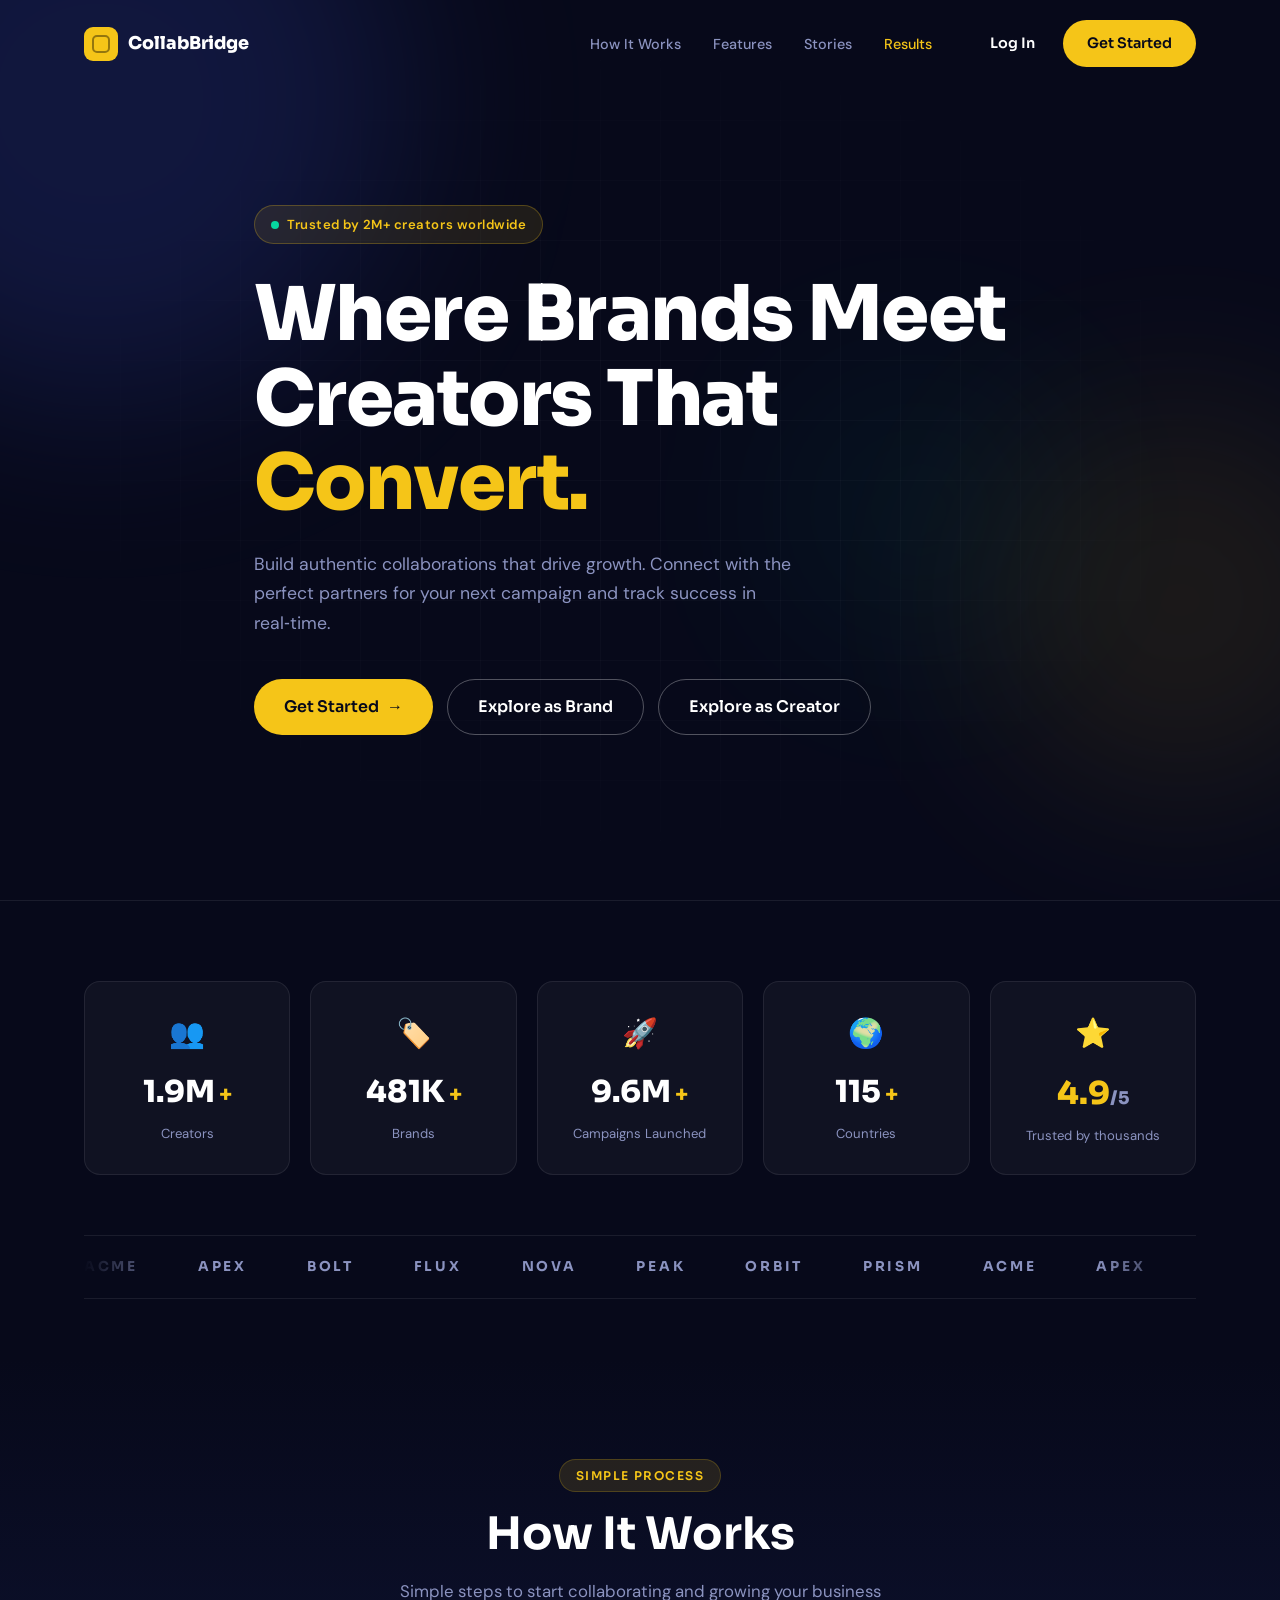
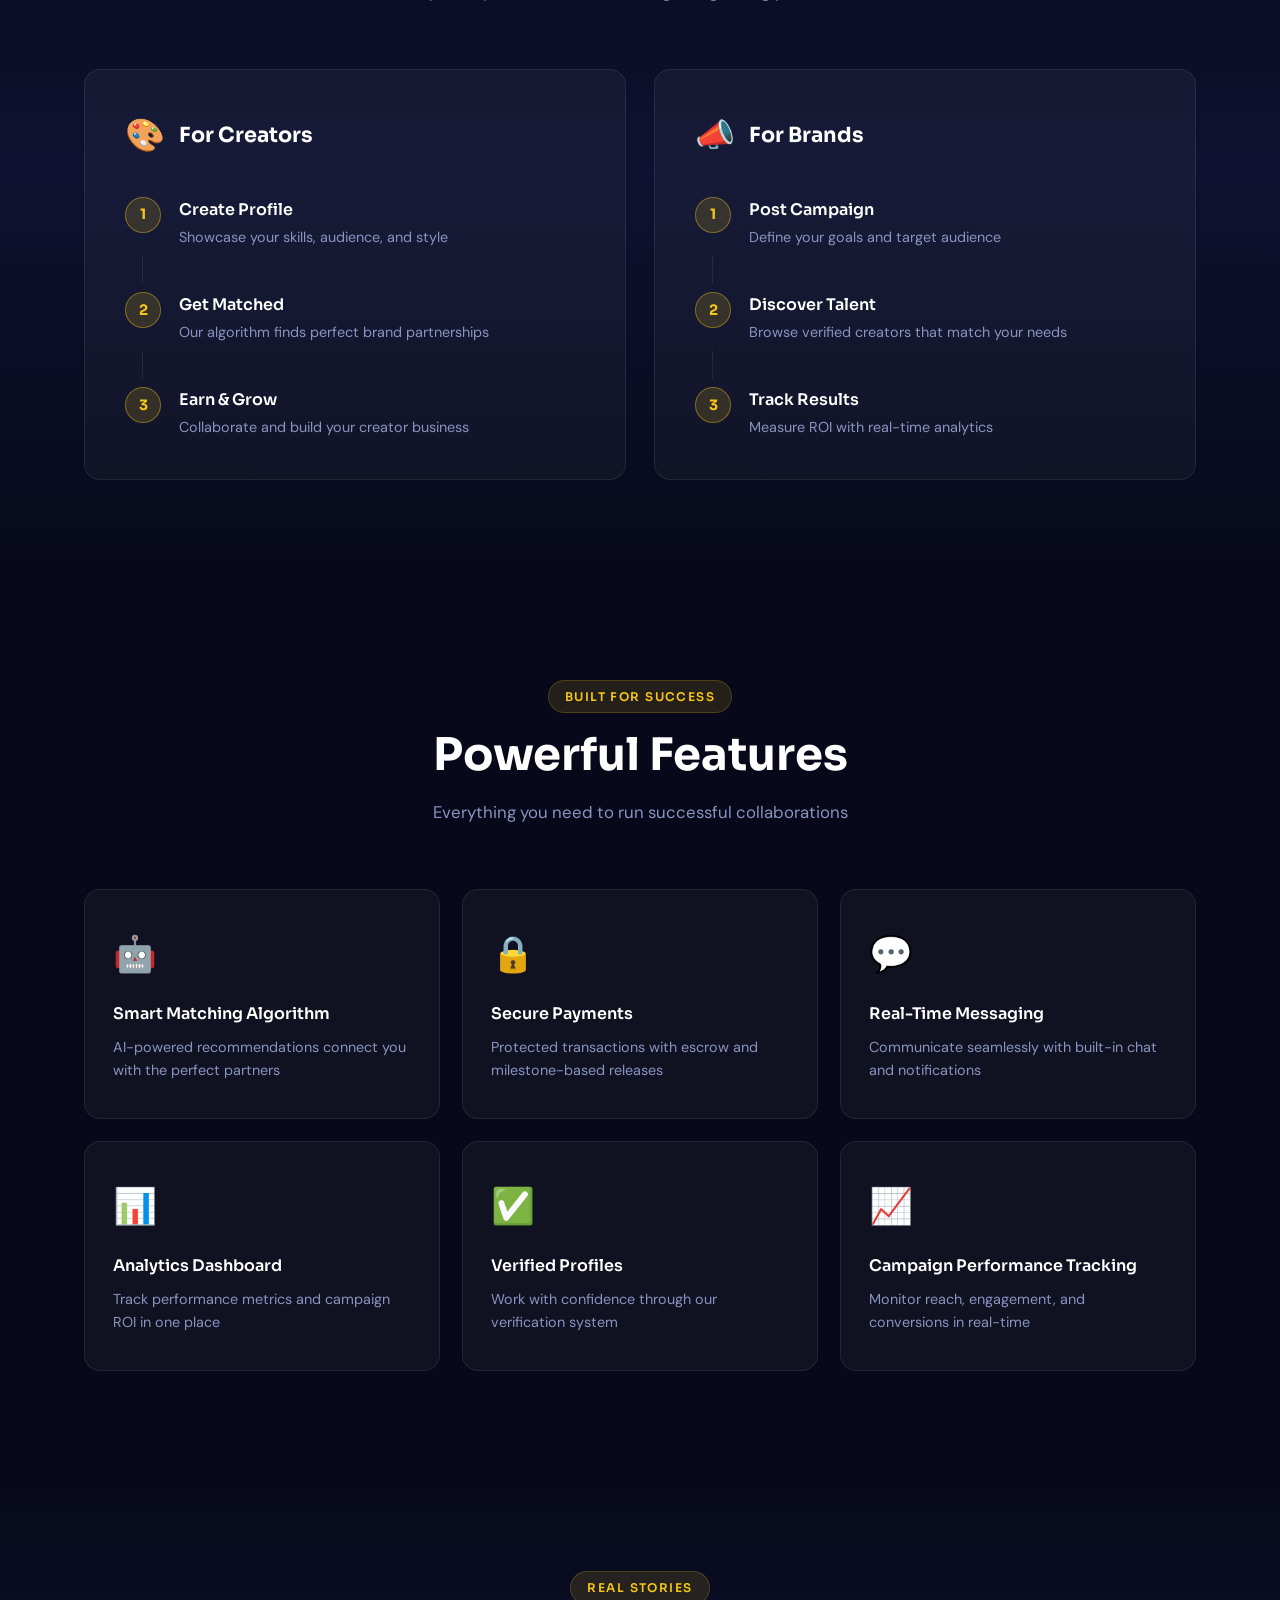
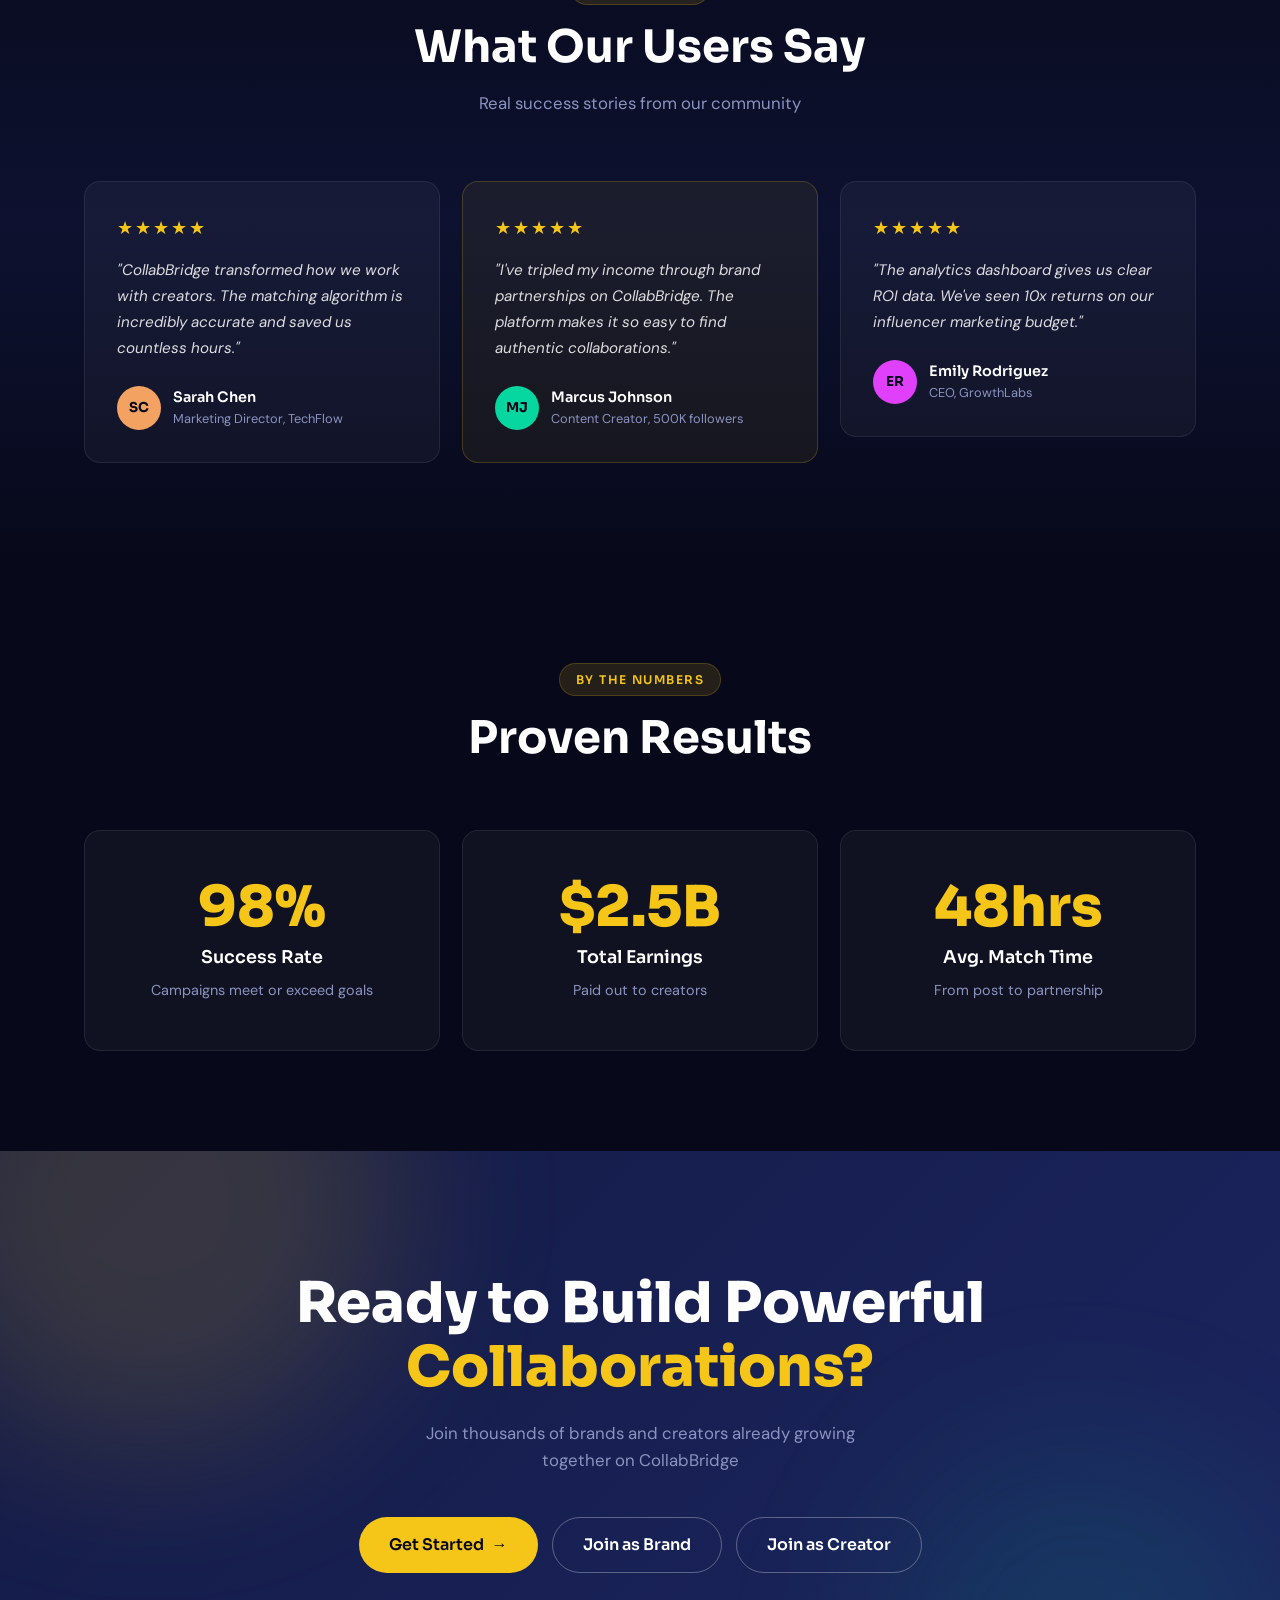
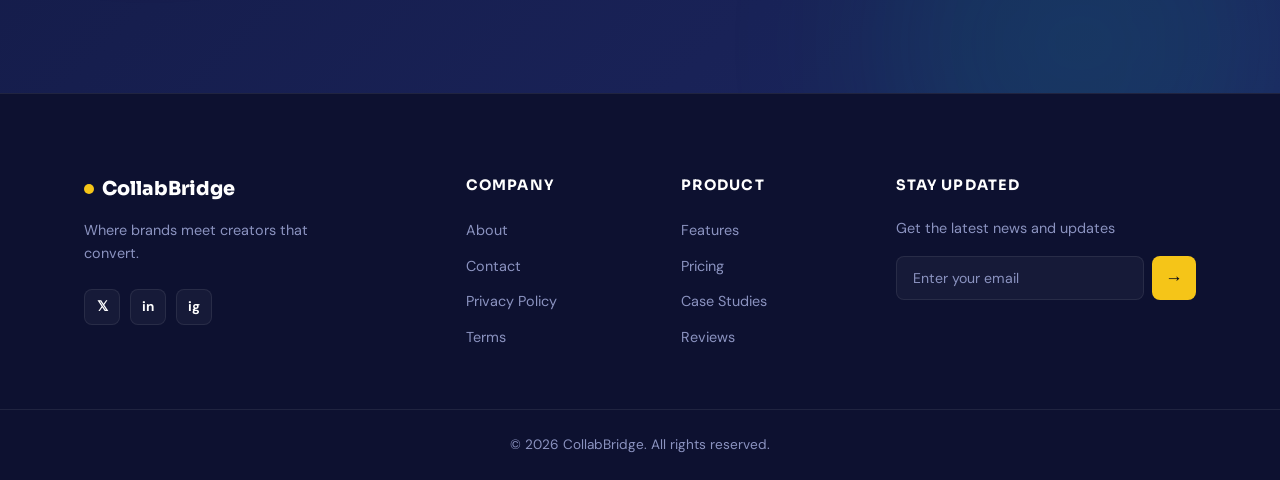
<file: index.html>
<!DOCTYPE html>
<html lang="en">
<head>
  <meta charset="UTF-8" />
  <meta name="viewport" content="width=device-width, initial-scale=1.0"/>
  <title>CollabBridge — Where Brands Meet Creators That Convert</title>
  <link rel="stylesheet" href="style.css" />
  <link href="https://fonts.googleapis.com/css2?family=Sora:wght@300;400;500;600;700;800&family=DM+Sans:ital,wght@0,300;0,400;0,500;1,300&display=swap" rel="stylesheet"/>
</head>
<body>

  <!--NAV -->
  <nav class="nav" id="navbar">
    <div class="nav__inner">
      <a href="#" class="nav__logo">
     <div class="logo-icon">
     <div class="logo-inner"></div>
    </div>
    <span>CollabBridge</span>
    <script type="module" src=""></script></a>
      <ul class="nav__links">
        <li><a href="#how-it-works">How It Works</a></li>
        <li><a href="#features">Features</a></li>
        <li><a href="#testimonials">Stories</a></li>
        <li><a href="#results">Results</a></li>
      </ul>
      <div class="nav__cta">
        <a href="../login-page/login.html" class="btn btn--ghost">Log In</a>
        <a href="../role-select/role.html" class="btn btn--primary">Get Started</a>
      </div>
      <button class="nav__burger" id="burger" aria-label="Menu">
        <span></span><span></span><span></span>
      </button>
    </div>
  </nav>

  <!--HERO-->
  <section class="hero">
    <div class="hero__bg">
      <div class="hero__orb hero__orb--1"></div>
      <div class="hero__orb hero__orb--2"></div>
      <div class="hero__orb hero__orb--3"></div>
      <div class="hero__grid"></div>
    </div>
    <div class="container hero__content">
      <div class="hero__badge reveal">
        <span class="badge-pulse"></span> Trusted by 2M+ creators worldwide
      </div>
      <h1 class="hero__title reveal reveal--delay-1">
        Where Brands Meet<br/>
        Creators That <span class="highlight">Convert.</span>
      </h1>
      <p class="hero__sub reveal reveal--delay-2">
        Build authentic collaborations that drive growth. Connect with the
        perfect partners for your next campaign and track success in real‑time.
      </p>
      <div class="hero__actions reveal reveal--delay-3">
        <a href="../role-select/role.html" class="btn btn--primary btn--lg">
          Get Started <span class="btn-arrow">→</span>
        </a>
        <a href="../role-select/role.html?role=brand" class="btn btn--outline btn--lg">Explore as Brand</a>
        <a href="../role-select/role.html?role=creator" class="btn btn--outline btn--lg">Explore as Creator</a>
      </div>
    </div>
  </section>

  <!--TRUST BAR-->
  <section class="trust">
    <div class="container">
      <div class="stats-grid">
        <div class="stat-card reveal">
          <div class="stat-icon">👥</div>
          <div class="stat-number" data-target="2000000">0</div>
          <div class="stat-suffix">+</div>
          <div class="stat-label">Creators</div>
        </div>
        <div class="stat-card reveal reveal--delay-1">
          <div class="stat-icon">🏷️</div>
          <div class="stat-number" data-target="500000">0</div>
          <div class="stat-suffix">+</div>
          <div class="stat-label">Brands</div>
        </div>
        <div class="stat-card reveal reveal--delay-2">
          <div class="stat-icon">🚀</div>
          <div class="stat-number" data-target="10000000">0</div>
          <div class="stat-suffix">+</div>
          <div class="stat-label">Campaigns Launched</div>
        </div>
        <div class="stat-card reveal reveal--delay-3">
          <div class="stat-icon">🌍</div>
          <div class="stat-number" data-target="120">0</div>
          <div class="stat-suffix">+</div>
          <div class="stat-label">Countries</div>
        </div>
        <div class="stat-card reveal reveal--delay-4">
          <div class="stat-icon">⭐</div>
          <div class="stat-rating">4.9<span>/5</span></div>
          <div class="stat-label">Trusted by thousands</div>
        </div>
      </div>

      <div class="brand-marquee">
        <div class="marquee-track">
          <span>ACME</span><span>APEX</span><span>BOLT</span><span>FLUX</span>
          <span>NOVA</span><span>PEAK</span><span>ORBIT</span><span>PRISM</span>
          <span>ACME</span><span>APEX</span><span>BOLT</span><span>FLUX</span>
          <span>NOVA</span><span>PEAK</span><span>ORBIT</span><span>PRISM</span>
        </div>
      </div>
    </div>
  </section>

  <!--HOW IT WORKS-->
  <section class="how" id="how-it-works">
    <div class="container">
      <div class="section-header reveal">
        <div class="section-tag">Simple Process</div>
        <h2 class="section-title">How It Works</h2>
        <p class="section-sub">Simple steps to start collaborating and growing your business</p>
      </div>

      <div class="how__grid">
        <!-- Creators -->
        <div class="how__card reveal">
          <div class="how__card-header">
            <div class="how__icon">🎨</div>
            <h3>For Creators</h3>
          </div>
          <div class="how__steps">
            <div class="how__step">
              <div class="step-num">1</div>
              <div class="step-body">
                <h4>Create Profile</h4>
                <p>Showcase your skills, audience, and style</p>
              </div>
            </div>
            <div class="step-connector"></div>
            <div class="how__step">
              <div class="step-num">2</div>
              <div class="step-body">
                <h4>Get Matched</h4>
                <p>Our algorithm finds perfect brand partnerships</p>
              </div>
            </div>
            <div class="step-connector"></div>
            <div class="how__step">
              <div class="step-num">3</div>
              <div class="step-body">
                <h4>Earn &amp; Grow</h4>
                <p>Collaborate and build your creator business</p>
              </div>
            </div>
          </div>
        </div>

        <!-- Brands -->
        <div class="how__card reveal reveal--delay-2">
          <div class="how__card-header">
            <div class="how__icon">📣</div>
            <h3>For Brands</h3>
          </div>
          <div class="how__steps">
            <div class="how__step">
              <div class="step-num">1</div>
              <div class="step-body">
                <h4>Post Campaign</h4>
                <p>Define your goals and target audience</p>
              </div>
            </div>
            <div class="step-connector"></div>
            <div class="how__step">
              <div class="step-num">2</div>
              <div class="step-body">
                <h4>Discover Talent</h4>
                <p>Browse verified creators that match your needs</p>
              </div>
            </div>
            <div class="step-connector"></div>
            <div class="how__step">
              <div class="step-num">3</div>
              <div class="step-body">
                <h4>Track Results</h4>
                <p>Measure ROI with real-time analytics</p>
              </div>
            </div>
          </div>
        </div>
      </div>
    </div>
  </section>

  <!--FEATURES-->
  <section class="features" id="features">
    <div class="container">
      <div class="section-header reveal">
        <div class="section-tag">Built for Success</div>
        <h2 class="section-title">Powerful Features</h2>
        <p class="section-sub">Everything you need to run successful collaborations</p>
      </div>

      <div class="features__grid">
        <div class="feat-card reveal">
          <div class="feat-icon">🤖</div>
          <h3>Smart Matching Algorithm</h3>
          <p>AI-powered recommendations connect you with the perfect partners</p>
        </div>
        <div class="feat-card reveal reveal--delay-1">
          <div class="feat-icon">🔒</div>
          <h3>Secure Payments</h3>
          <p>Protected transactions with escrow and milestone-based releases</p>
        </div>
        <div class="feat-card reveal reveal--delay-2">
          <div class="feat-icon">💬</div>
          <h3>Real-Time Messaging</h3>
          <p>Communicate seamlessly with built-in chat and notifications</p>
        </div>
        <div class="feat-card reveal reveal--delay-3">
          <div class="feat-icon">📊</div>
          <h3>Analytics Dashboard</h3>
          <p>Track performance metrics and campaign ROI in one place</p>
        </div>
        <div class="feat-card reveal reveal--delay-4">
          <div class="feat-icon">✅</div>
          <h3>Verified Profiles</h3>
          <p>Work with confidence through our verification system</p>
        </div>
        <div class="feat-card reveal reveal--delay-5">
          <div class="feat-icon">📈</div>
          <h3>Campaign Performance Tracking</h3>
          <p>Monitor reach, engagement, and conversions in real-time</p>
        </div>
      </div>
    </div>
  </section>

  <!--TESTIMONIALS-->
  <section class="testimonials" id="testimonials">
    <div class="container">
      <div class="section-header reveal">
        <div class="section-tag">Real Stories</div>
        <h2 class="section-title">What Our Users Say</h2>
        <p class="section-sub">Real success stories from our community</p>
      </div>

      <div class="testi__grid">
        <div class="testi-card reveal">
          <div class="testi-stars">★★★★★</div>
          <p class="testi-quote">"CollabBridge transformed how we work with creators. The matching algorithm is incredibly accurate and saved us countless hours."</p>
          <div class="testi-author">
            <div class="testi-avatar" style="background:#f4a261;">SC</div>
            <div>
              <div class="testi-name">Sarah Chen</div>
              <div class="testi-role">Marketing Director, TechFlow</div>
            </div>
          </div>
        </div>
        <div class="testi-card testi-card--featured reveal reveal--delay-1">
          <div class="testi-stars">★★★★★</div>
          <p class="testi-quote">"I've tripled my income through brand partnerships on CollabBridge. The platform makes it so easy to find authentic collaborations."</p>
          <div class="testi-author">
            <div class="testi-avatar" style="background:#06d6a0;">MJ</div>
            <div>
              <div class="testi-name">Marcus Johnson</div>
              <div class="testi-role">Content Creator, 500K followers</div>
            </div>
          </div>
        </div>
        <div class="testi-card reveal reveal--delay-2">
          <div class="testi-stars">★★★★★</div>
          <p class="testi-quote">"The analytics dashboard gives us clear ROI data. We've seen 10x returns on our influencer marketing budget."</p>
          <div class="testi-author">
            <div class="testi-avatar" style="background:#e040fb;">ER</div>
            <div>
              <div class="testi-name">Emily Rodriguez</div>
              <div class="testi-role">CEO, GrowthLabs</div>
            </div>
          </div>
        </div>
      </div>
    </div>
  </section>

  <!--RESULTS-->
  <section class="results" id="results">
    <div class="container">
      <div class="section-header reveal">
        <div class="section-tag">By the Numbers</div>
        <h2 class="section-title">Proven Results</h2>
      </div>
      <div class="results__grid">
        <div class="result-card reveal">
          <div class="result-num">98%</div>
          <div class="result-label">Success Rate</div>
          <div class="result-desc">Campaigns meet or exceed goals</div>
        </div>
        <div class="result-card reveal reveal--delay-1">
          <div class="result-num">$2.5B</div>
          <div class="result-label">Total Earnings</div>
          <div class="result-desc">Paid out to creators</div>
        </div>
        <div class="result-card reveal reveal--delay-2">
          <div class="result-num">48hrs</div>
          <div class="result-label">Avg. Match Time</div>
          <div class="result-desc">From post to partnership</div>
        </div>
      </div>
    </div>
  </section>

  <!--CTA-->
  <section class="cta-section">
    <div class="cta-bg">
      <div class="cta-orb cta-orb--1"></div>
      <div class="cta-orb cta-orb--2"></div>
    </div>
    <div class="container cta-content reveal">
      <h2 class="cta-title">Ready to Build Powerful<br/><span class="highlight">Collaborations?</span></h2>
      <p class="cta-sub">Join thousands of brands and creators already growing together on CollabBridge</p>
      <div class="cta-actions">
        <a href="../role-select/role.html" class="btn btn--primary btn--lg">Get Started <span class="btn-arrow">→</span></a>
        <a href="../role-select/role.html?role=brand" class="btn btn--outline btn--lg">Join as Brand</a>
        <a href="../role-select/role.html?role=creator" class="btn btn--outline btn--lg">Join as Creator</a>
      </div>
    </div>
  </section>

  <!--FOOTER-->
  <footer class="footer">
    <div class="container footer__inner">
      <div class="footer__brand">
        <div class="footer__logo">
          <span class="logo-dot"></span>CollabBridge
        </div>
        <p>Where brands meet creators that convert.</p>
        <div class="footer__socials">
          <a href="#" class="social-btn">𝕏</a>
          <a href="#" class="social-btn">in</a>
          <a href="#" class="social-btn">ig</a>
        </div>
      </div>

      <div class="footer__col">
        <h4>Company</h4>
        <ul>
          <li><a href="#">About</a></li>
          <li><a href="#">Contact</a></li>
          <li><a href="#">Privacy Policy</a></li>
          <li><a href="#">Terms</a></li>
        </ul>
      </div>

      <div class="footer__col">
        <h4>Product</h4>
        <ul>
          <li><a href="#">Features</a></li>
          <li><a href="#">Pricing</a></li>
          <li><a href="#">Case Studies</a></li>
          <li><a href="#">Reviews</a></li>
        </ul>
      </div>

      <div class="footer__col footer__newsletter">
        <h4>Stay Updated</h4>
        <p>Get the latest news and updates</p>
        <div class="newsletter-form">
          <input type="email" placeholder="Enter your email" class="newsletter-input"/>
          <button class="newsletter-btn">→</button>
        </div>
      </div>
    </div>
    <div class="footer__bottom">
      <p>© 2026 CollabBridge. All rights reserved.</p>
    </div>
  </footer>

  <script src="script.js"></script>
</body>
</html>
</file>
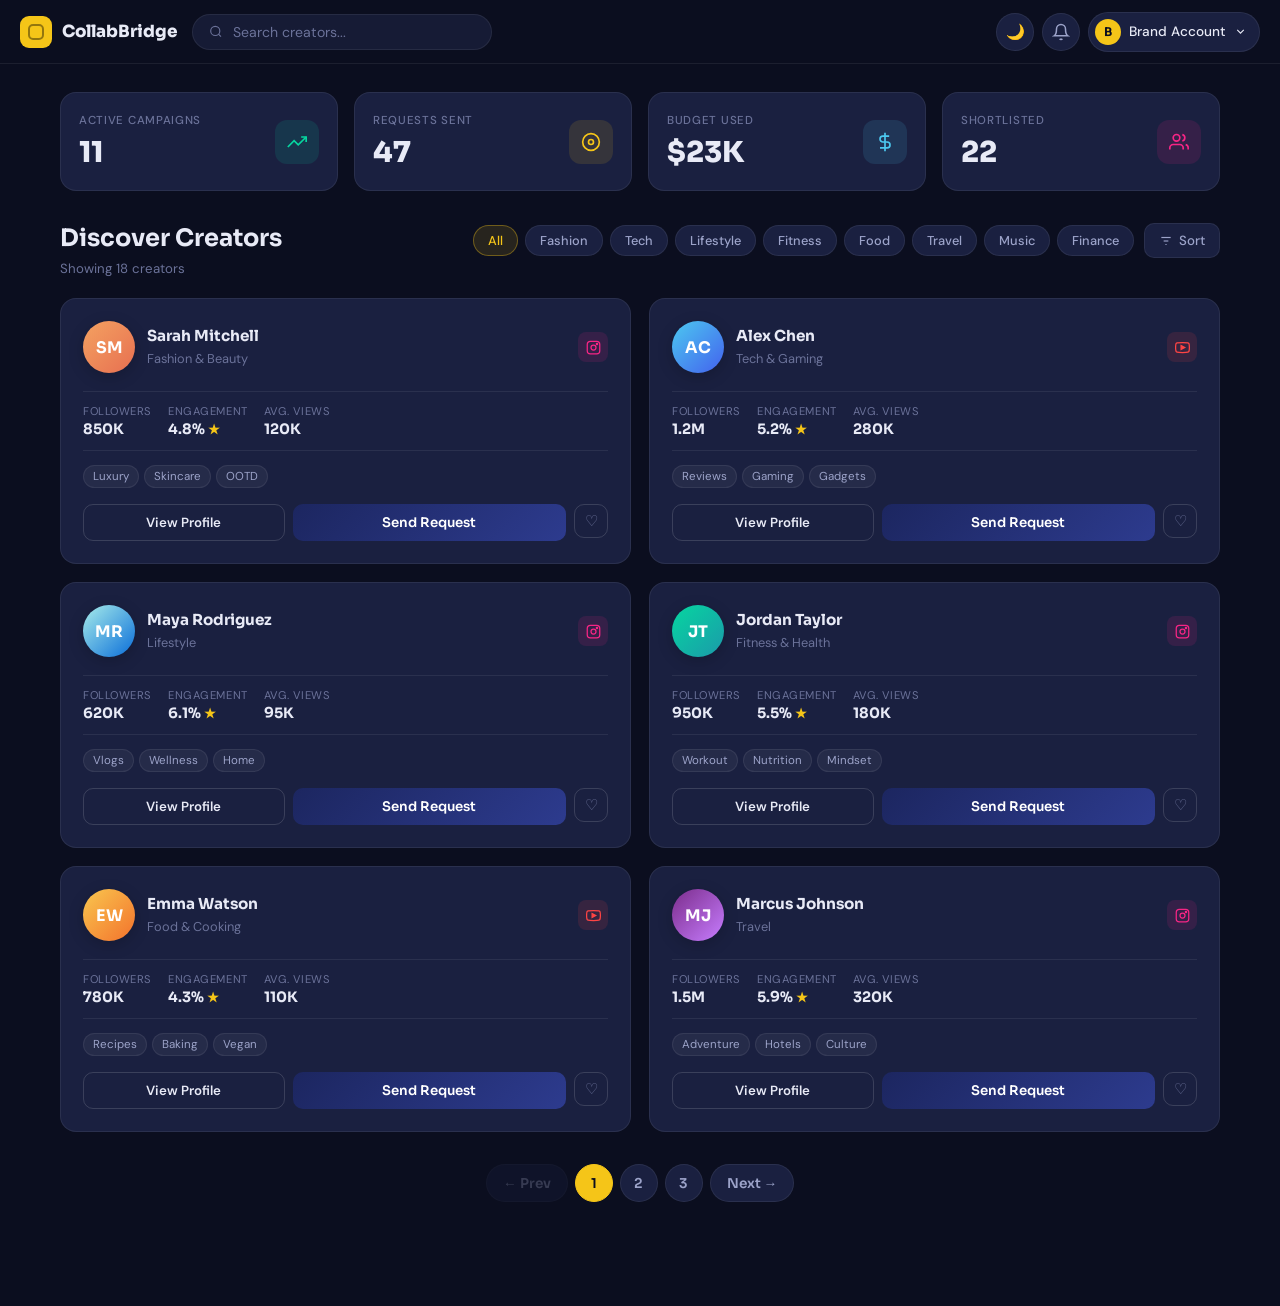
<file: brand-dashboard/brand.html>
<!DOCTYPE html>
<html lang="en" data-theme="dark">
<head>
  <meta charset="UTF-8"/>
  <meta name="viewport" content="width=device-width, initial-scale=1.0"/>
  <title>CollabBridge — Brand Dashboard</title>
  <link rel="stylesheet" href="brand.css"/>
  <link href="https://fonts.googleapis.com/css2?family=Sora:wght@300;400;500;600;700;800&family=DM+Sans:ital,wght@0,300;0,400;0,500;1,300&display=swap" rel="stylesheet"/>
</head>
<body>

<!-- ── NAV ── -->
<nav class="nav">
  <div class="nav__left">
    <a href="#" class="nav__logo">
      <div class="logo-icon"><div class="logo-inner"></div></div>
      <span>CollabBridge</span>
    </a>
    <div class="nav__search">
      <svg width="15" height="15" viewBox="0 0 24 24" fill="none" stroke="currentColor" stroke-width="2"><circle cx="11" cy="11" r="8"/><line x1="21" y1="21" x2="16.65" y2="16.65"/></svg>
      <input type="text" placeholder="Search creators..." id="searchInput" oninput="handleSearch()"/>
    </div>
  </div>
  <div class="nav__right">
    <!-- Desktop only -->
    <button class="theme-toggle" id="themeToggle" onclick="toggleTheme()" title="Toggle theme">
      <span id="themeIcon">🌙</span>
    </button>
    <button class="notif-btn" id="notifBtn" onclick="toggleNotifications()">
      <svg width="18" height="18" viewBox="0 0 24 24" fill="none" stroke="currentColor" stroke-width="2"><path d="M18 8A6 6 0 0 0 6 8c0 7-3 9-3 9h18s-3-2-3-9"/><path d="M13.73 21a2 2 0 0 1-3.46 0"/></svg>
      <span class="notif-badge" id="notifBadge">0</span>
    </button>
    <!-- User pill (shows avatar always, name only on desktop) -->
    <div class="user-pill" id="userPill" onclick="toggleUserDropdown()" style="cursor:pointer; position:relative;">
      <div class="user-avatar">B</div>
      <span class="user-pill-name">Brand Account</span>
      <svg class="chevron" width="13" height="13" viewBox="0 0 24 24" fill="none" stroke="currentColor" stroke-width="2"><polyline points="6 9 12 15 18 9"/></svg>
    </div>
    <!-- Hamburger -->
    <button class="hamburger" id="hamburger" onclick="toggleDrawer()" aria-label="Menu">
      <span></span><span></span><span></span>
    </button>
  </div>
</nav>

<!-- Desktop user dropdown -->
<div class="user-dropdown hidden" id="userDropdown">
  <button class="user-dropdown__item">
    <svg width="16" height="16" viewBox="0 0 24 24" fill="none" stroke="currentColor" stroke-width="2"><path d="M20 21v-2a4 4 0 0 0-4-4H8a4 4 0 0 0-4 4v2"/><circle cx="12" cy="7" r="4"/></svg>
    My Profile
  </button>
  <button class="user-dropdown__item">
    <svg width="16" height="16" viewBox="0 0 24 24" fill="none" stroke="currentColor" stroke-width="2"><circle cx="12" cy="12" r="3"/><path d="M19.4 15a1.65 1.65 0 0 0 .33 1.82l.06.06a2 2 0 0 1-2.83 2.83l-.06-.06a1.65 1.65 0 0 0-1.82-.33 1.65 1.65 0 0 0-1 1.51V21a2 2 0 0 1-4 0v-.09A1.65 1.65 0 0 0 9 19.4a1.65 1.65 0 0 0-1.82.33l-.06.06a2 2 0 0 1-2.83-2.83l.06-.06A1.65 1.65 0 0 0 4.68 15a1.65 1.65 0 0 0-1.51-1H3a2 2 0 0 1 0-4h.09A1.65 1.65 0 0 0 4.6 9a1.65 1.65 0 0 0-.33-1.82l-.06-.06a2 2 0 0 1 2.83-2.83l.06.06A1.65 1.65 0 0 0 9 4.68a1.65 1.65 0 0 0 1-1.51V3a2 2 0 0 1 4 0v.09a1.65 1.65 0 0 0 1 1.51 1.65 1.65 0 0 0 1.82-.33l.06-.06a2 2 0 0 1 2.83 2.83l-.06.06A1.65 1.65 0 0 0 19.4 9a1.65 1.65 0 0 0 1.51 1H21a2 2 0 0 1 0 4h-.09a1.65 1.65 0 0 0-1.51 1z"/></svg>
    Settings
  </button>
  <div class="user-dropdown__divider"></div>
  <button class="user-dropdown__item user-dropdown__item--danger" onclick="showLogout()">
    <svg width="16" height="16" viewBox="0 0 24 24" fill="none" stroke="currentColor" stroke-width="2"><path d="M9 21H5a2 2 0 0 1-2-2V5a2 2 0 0 1 2-2h4"/><polyline points="16 17 21 12 16 7"/><line x1="21" y1="12" x2="9" y2="12"/></svg>
    Log Out
  </button>
</div>

<!-- Notification panel -->
<div class="notif-panel hidden" id="notifPanel">
  <div class="notif-panel__header">
    <span>Notifications</span>
    <button onclick="clearNotifications()" class="notif-clear">Clear all</button>
  </div>
  <div class="notif-list" id="notifList"><div class="notif-empty">No notifications yet</div></div>
</div>

<!-- ── MOBILE DRAWER ── -->
<div class="mobile-drawer" id="mobileDrawer">
  <div class="mobile-search">
    <svg width="16" height="16" viewBox="0 0 24 24" fill="none" stroke="currentColor" stroke-width="2"><circle cx="11" cy="11" r="8"/><line x1="21" y1="21" x2="16.65" y2="16.65"/></svg>
    <input type="text" placeholder="Search creators..." id="mobileSearchInput" oninput="handleMobileSearch()"/>
  </div>

  <div class="mobile-nav-row">
    <svg width="18" height="18" viewBox="0 0 24 24" fill="none" stroke="currentColor" stroke-width="2"><path d="M20 21v-2a4 4 0 0 0-4-4H8a4 4 0 0 0-4 4v2"/><circle cx="12" cy="7" r="4"/></svg>
    My Profile
  </div>
  <div class="mobile-nav-row" onclick="showMobileNotifications()">
    <svg width="18" height="18" viewBox="0 0 24 24" fill="none" stroke="currentColor" stroke-width="2"><path d="M18 8A6 6 0 0 0 6 8c0 7-3 9-3 9h18s-3-2-3-9"/><path d="M13.73 21a2 2 0 0 1-3.46 0"/></svg>
    Notifications <span id="mobileNotifCount" style="margin-left:auto; background:var(--pink); color:white; font-size:0.7rem; font-weight:700; padding:2px 7px; border-radius:50px; display:none;"></span>
  </div>
  <div class="mobile-nav-row">
    <svg width="18" height="18" viewBox="0 0 24 24" fill="none" stroke="currentColor" stroke-width="2"><circle cx="12" cy="12" r="3"/><path d="M19.4 15a1.65 1.65 0 0 0 .33 1.82l.06.06a2 2 0 0 1-2.83 2.83l-.06-.06a1.65 1.65 0 0 0-1.82-.33 1.65 1.65 0 0 0-1 1.51V21a2 2 0 0 1-4 0v-.09A1.65 1.65 0 0 0 9 19.4a1.65 1.65 0 0 0-1.82.33l-.06.06a2 2 0 0 1-2.83-2.83l.06-.06A1.65 1.65 0 0 0 4.68 15a1.65 1.65 0 0 0-1.51-1H3a2 2 0 0 1 0-4h.09A1.65 1.65 0 0 0 4.6 9a1.65 1.65 0 0 0-.33-1.82l-.06-.06a2 2 0 0 1 2.83-2.83l.06.06A1.65 1.65 0 0 0 9 4.68a1.65 1.65 0 0 0 1-1.51V3a2 2 0 0 1 4 0v.09a1.65 1.65 0 0 0 1 1.51 1.65 1.65 0 0 0 1.82-.33l.06-.06a2 2 0 0 1 2.83 2.83l-.06.06A1.65 1.65 0 0 0 19.4 9a1.65 1.65 0 0 0 1.51 1H21a2 2 0 0 1 0 4h-.09a1.65 1.65 0 0 0-1.51 1z"/></svg>
    Settings
  </div>

  <div class="mobile-divider"></div>

  <div class="mobile-theme-row">
    <span class="mobile-theme-label">
      <span id="mobileThemeEmoji">🌙</span>
      <span id="mobileThemeLabel">Dark Mode</span>
    </span>
    <button class="toggle-pill" id="mobileThemeToggle" onclick="toggleThemeMobile()"></button>
  </div>

  <div class="mobile-divider"></div>

  <button class="mobile-logout-btn" onclick="closeDrawer(); showLogout();">
    <svg width="18" height="18" viewBox="0 0 24 24" fill="none" stroke="currentColor" stroke-width="2"><path d="M9 21H5a2 2 0 0 1-2-2V5a2 2 0 0 1 2-2h4"/><polyline points="16 17 21 12 16 7"/><line x1="21" y1="12" x2="9" y2="12"/></svg>
    Log Out
  </button>
</div>

<!-- ── MAIN ── -->
<main class="main">
  <div class="stats-grid">
    <div class="stat-card reveal">
      <div class="stat-card__body"><span class="stat-label">Active Campaigns</span><span class="stat-num" data-target="12">0</span></div>
      <div class="stat-card__icon stat-card__icon--green"><svg width="20" height="20" viewBox="0 0 24 24" fill="none" stroke="currentColor" stroke-width="2"><polyline points="23 6 13.5 15.5 8.5 10.5 1 18"/><polyline points="17 6 23 6 23 12"/></svg></div>
    </div>
    <div class="stat-card reveal reveal--d1">
      <div class="stat-card__body"><span class="stat-label">Requests Sent</span><span class="stat-num" id="requestsSentNum" data-target="48">0</span></div>
      <div class="stat-card__icon stat-card__icon--yellow"><svg width="20" height="20" viewBox="0 0 24 24" fill="none" stroke="currentColor" stroke-width="2"><circle cx="12" cy="12" r="10"/><circle cx="12" cy="12" r="3"/></svg></div>
    </div>
    <div class="stat-card reveal reveal--d2">
      <div class="stat-card__body"><span class="stat-label">Budget Used</span><span class="stat-num">$<span data-target="24">0</span>K</span></div>
      <div class="stat-card__icon stat-card__icon--blue"><svg width="20" height="20" viewBox="0 0 24 24" fill="none" stroke="currentColor" stroke-width="2"><line x1="12" y1="1" x2="12" y2="23"/><path d="M17 5H9.5a3.5 3.5 0 0 0 0 7h5a3.5 3.5 0 0 1 0 7H6"/></svg></div>
    </div>
    <div class="stat-card reveal reveal--d3">
      <div class="stat-card__body"><span class="stat-label">Shortlisted</span><span class="stat-num" id="shortlistedNum" data-target="23">0</span></div>
      <div class="stat-card__icon stat-card__icon--pink"><svg width="20" height="20" viewBox="0 0 24 24" fill="none" stroke="currentColor" stroke-width="2"><path d="M17 21v-2a4 4 0 0 0-4-4H5a4 4 0 0 0-4 4v2"/><circle cx="9" cy="7" r="4"/><path d="M23 21v-2a4 4 0 0 0-3-3.87"/><path d="M16 3.13a4 4 0 0 1 0 7.75"/></svg></div>
    </div>
  </div>

  <div class="discover-header reveal reveal--d2">
    <div class="discover-header__left">
      <h2 class="discover-title">Discover Creators</h2>
      <span class="creator-count" id="creatorCount"></span>
    </div>
    <div class="discover-header__right">
      <div class="filter-chips">
        <button class="chip chip--active" onclick="filterByNiche('all',this)">All</button>
        <button class="chip" onclick="filterByNiche('fashion',this)">Fashion</button>
        <button class="chip" onclick="filterByNiche('tech',this)">Tech</button>
        <button class="chip" onclick="filterByNiche('lifestyle',this)">Lifestyle</button>
        <button class="chip" onclick="filterByNiche('fitness',this)">Fitness</button>
        <button class="chip" onclick="filterByNiche('food',this)">Food</button>
        <button class="chip" onclick="filterByNiche('travel',this)">Travel</button>
        <button class="chip" onclick="filterByNiche('music',this)">Music</button>
        <button class="chip" onclick="filterByNiche('finance',this)">Finance</button>
      </div>
      <button class="filter-btn" id="sortBtn" onclick="cycleSort()">
        <svg width="14" height="14" viewBox="0 0 24 24" fill="none" stroke="currentColor" stroke-width="2"><line x1="4" y1="6" x2="20" y2="6"/><line x1="8" y1="12" x2="16" y2="12"/><line x1="11" y1="18" x2="13" y2="18"/></svg>
        <span id="sortLabel">Sort</span>
      </button>
    </div>
  </div>

  <div class="creators-grid" id="creatorsGrid"></div>
  <div class="pagination" id="pagination"></div>
  <div id="extraSections"></div>
</main>

<!-- PROFILE MODAL -->
<div class="modal-overlay hidden" id="profileModal" onclick="closeProfileOnBg(event)">
  <div class="modal profile-modal">
    <button class="modal-close" onclick="closeProfile()">✕</button>
    <div class="profile-modal__hero">
      <div class="profile-modal__avatar" id="pmAvatar"></div>
      <div class="profile-modal__info"><h2 id="pmName"></h2><span id="pmNiche" class="pm-niche"></span><div class="pm-platform" id="pmPlatform"></div></div>
      <button class="btn-request pm-request-btn" id="pmRequestBtn">Send Request</button>
    </div>
    <div class="profile-modal__stats" id="pmStats"></div>
    <div class="profile-modal__section"><h4>About</h4><p id="pmBio"></p></div>
    <div class="profile-modal__section"><h4>Content Tags</h4><div class="creator-tags" id="pmTags"></div></div>
    <div class="profile-modal__section"><h4>Past Collaborations</h4><div class="collab-list" id="pmCollabs"></div></div>
    <div class="profile-modal__section"><h4>Audience Demographics</h4><div class="demo-bars" id="pmDemo"></div></div>
  </div>
</div>

<!-- REQUEST MODAL -->
<div class="modal-overlay hidden" id="requestModal" onclick="closeRequestOnBg(event)">
  <div class="modal request-modal">
    <button class="modal-close" onclick="closeRequest()">✕</button>
    <div class="request-modal__header">
      <div class="request-modal__avatar" id="rmAvatar"></div>
      <div><h3>Collaboration Request</h3><p id="rmSubtitle"></p></div>
    </div>
    <div class="request-form">
      <div class="field"><label class="field__label">Your Company Name</label><input type="text" class="field__input" id="rmCompany" placeholder="Enter your company name"/></div>
      <div class="field"><label class="field__label">Campaign Budget</label><div class="select-wrap"><select class="field__input" id="rmBudget"><option value="" disabled selected>Select budget range</option><option>Under $1,000</option><option>$1,000 – $5,000</option><option>$5,000 – $20,000</option><option>$20,000 – $50,000</option><option>$50,000+</option></select><span class="select-arrow">▾</span></div></div>
      <div class="field"><label class="field__label">Campaign Duration</label><div class="select-wrap"><select class="field__input" id="rmDuration"><option value="" disabled selected>Select duration</option><option>1 Week</option><option>2 Weeks</option><option>1 Month</option><option>3 Months</option><option>6 Months</option><option>Ongoing</option></select><span class="select-arrow">▾</span></div></div>
      <div class="field"><label class="field__label">Message to Creator</label><textarea class="field__input field__textarea" id="rmMessage" rows="4" placeholder="Tell the creator about your campaign goals..."></textarea></div>
      <div class="request-form__error" id="rmError"></div>
      <div class="request-form__actions">
        <button class="btn-cancel" onclick="closeRequest()">Cancel</button>
        <button class="btn-send" id="rmSendBtn" onclick="sendRequest()"><span class="btn-send__text">Send Request</span><span class="btn-send__spinner"></span></button>
      </div>
    </div>
  </div>
</div>

<!-- SUCCESS OVERLAY -->
<div class="success-overlay hidden" id="successOverlay">
  <div class="success-box">
    <div class="success-icon"><svg width="38" height="38" viewBox="0 0 24 24" fill="none" stroke="white" stroke-width="2.5" stroke-linecap="round" stroke-linejoin="round"><polyline points="20 6 9 17 4 12"/></svg></div>
    <h3 class="success-title">Request Sent! 🎉</h3>
    <p class="success-msg" id="successMsg"></p>
    <div class="success-details" id="successDetails"></div>
    <button class="success-close" onclick="closeSuccess()">Back to Dashboard</button>
  </div>
</div>

<!-- ── LOGOUT PAGE ── -->
<div class="logout-page" id="logoutPage">
  <div class="logout-card" id="logoutCard">
    <div class="logout-icon">
      <svg width="36" height="36" viewBox="0 0 24 24" fill="none" stroke="currentColor" stroke-width="2"><path d="M9 21H5a2 2 0 0 1-2-2V5a2 2 0 0 1 2-2h4"/><polyline points="16 17 21 12 16 7"/><line x1="21" y1="12" x2="9" y2="12"/></svg>
    </div>
    <h2 class="logout-title">Log out?</h2>
    <p class="logout-subtitle">You'll be signed out of your Brand Account. Any unsent requests will be lost.</p>
    <div class="logout-actions">
      <button class="btn-stay" onclick="hideLogout()">Stay in</button>
      <button class="btn-logout-confirm" onclick="confirmLogout()">Yes, log out</button>
    </div>
  </div>
  <div class="logged-out-card" id="loggedOutCard">
    <div class="logout-success-icon">
      <svg width="38" height="38" viewBox="0 0 24 24" fill="none" stroke="white" stroke-width="2.5" stroke-linecap="round" stroke-linejoin="round"><polyline points="20 6 9 17 4 12"/></svg>
    </div>
    <h2 class="logout-title">You're logged out</h2>
    <p class="logout-subtitle" style="margin-bottom:24px;">Thanks for using CollabBridge! Your session has been ended safely.</p>
    <button class="btn-login-again" onclick="loginAgain()">← Back to Dashboard</button>
  </div>
</div>
<script src="brand.js"></script>
</body>
</html>
</file>
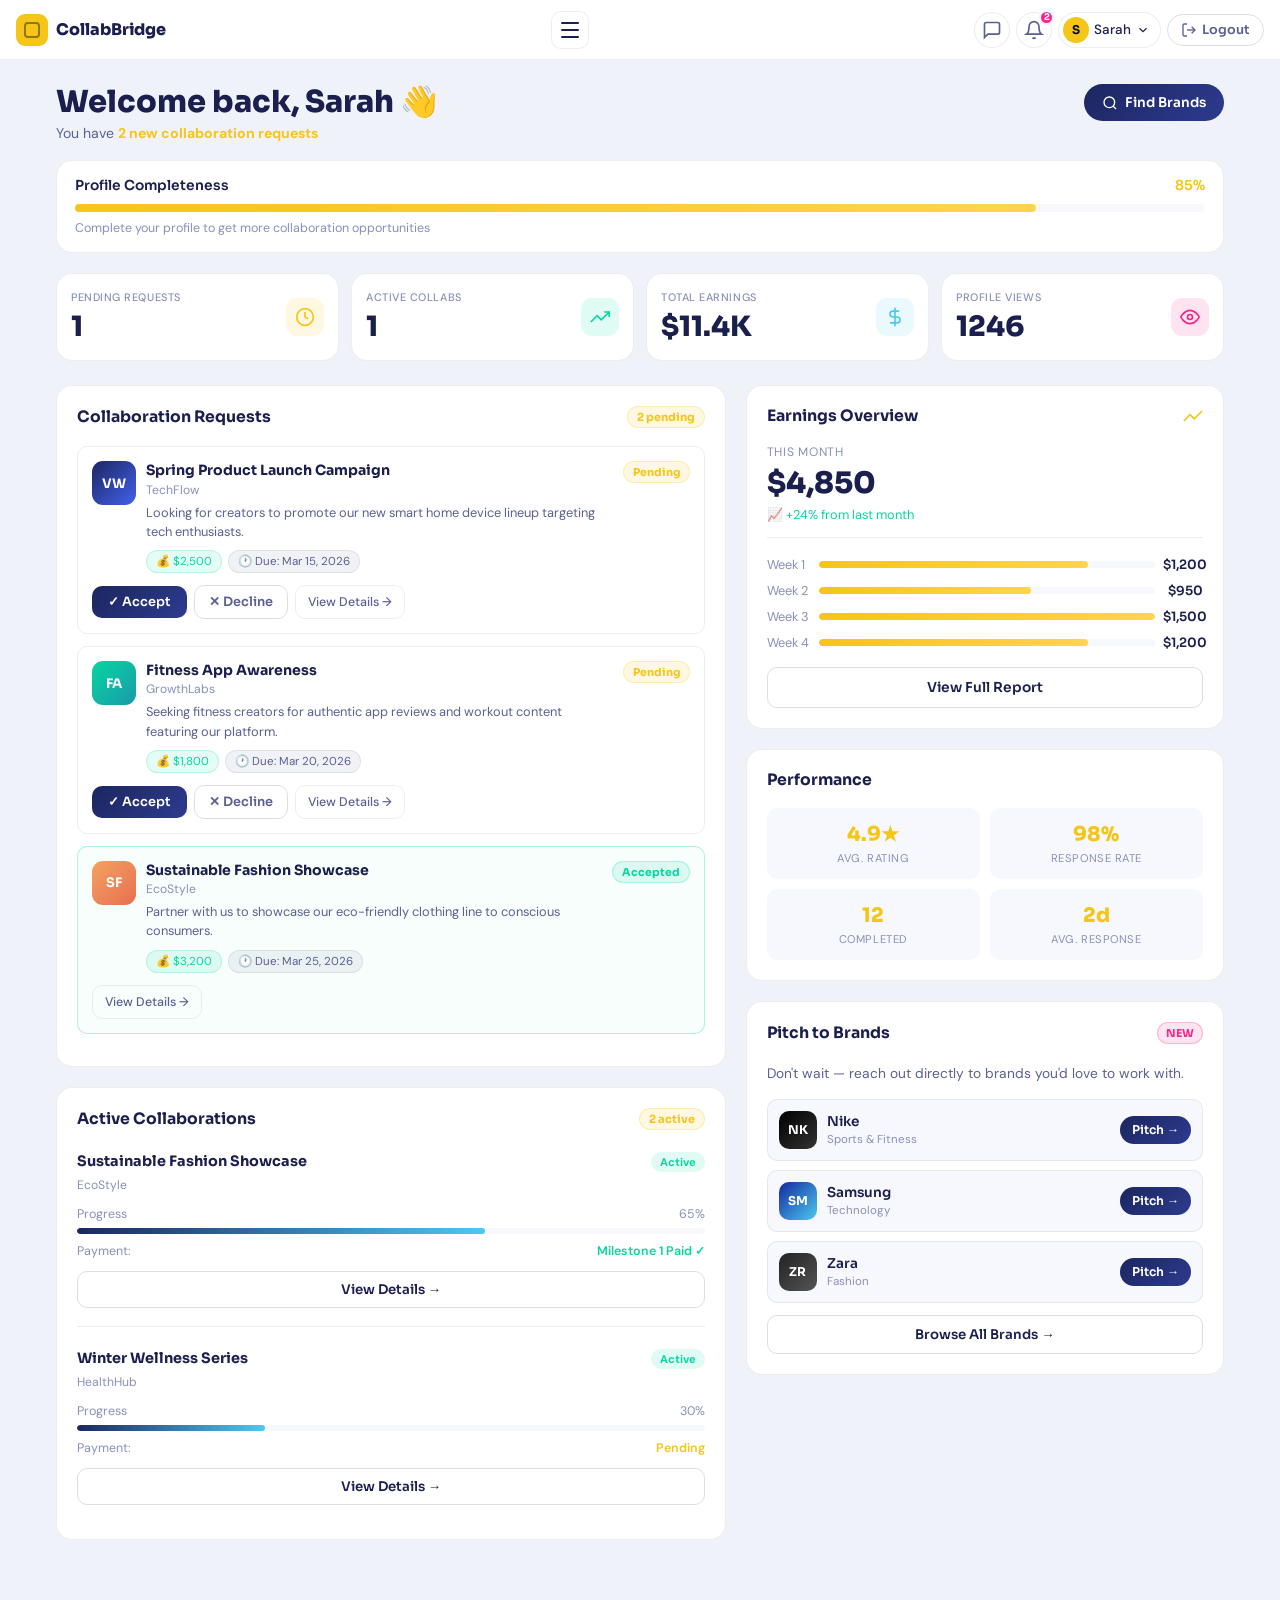
<file: creator-dashboard/creator.html>
<!DOCTYPE html>
<html lang="en" data-theme="light">
<head>
  <meta charset="UTF-8"/>
  <meta name="viewport" content="width=device-width, initial-scale=1.0"/>
  <title>CollabBridge — Creator Dashboard</title>
  <link rel="stylesheet" href="creator.css"/>
  <link href="https://fonts.googleapis.com/css2?family=Sora:wght@300;400;500;600;700;800&family=DM+Sans:ital,wght@0,300;0,400;0,500;1,300&display=swap" rel="stylesheet"/>
</head>
<body>

<!--NAVBAR-->
<nav class="nav">
  <div class="nav__left">
    <a href="../index.html" class="nav__logo">
      <div class="logo-icon"><div class="logo-inner"></div></div>
      <span>CollabBridge</span>
    </a>
  </div>
  <button class="menu-toggle hamburger" id="hamburger" onclick="toggleMenu()" aria-label="Menu">
    <span></span>
    <span></span>
    <span></span>
  </button>
  <div class="nav__right">
    <!-- Messages -->
    <button class="nav-icon-btn nav-item" onclick="openMessages()" title="Messages">
      <svg width="20" height="20" viewBox="0 0 24 24" fill="none" stroke="currentColor" stroke-width="2"><path d="M21 15a2 2 0 0 1-2 2H7l-4 4V5a2 2 0 0 1 2-2h14a2 2 0 0 1 2 2z"/></svg>
      <span class="nav-text">Messages</span>
    </button>
    <!-- Notifications -->
    <button class="nav-icon-btn nav-item" id="notifBtn" onclick="toggleNotifications()" title="Notifications">
      <svg width="20" height="20" viewBox="0 0 24 24" fill="none" stroke="currentColor" stroke-width="2"><path d="M18 8A6 6 0 0 0 6 8c0 7-3 9-3 9h18s-3-2-3-9"/><path d="M13.73 21a2 2 0 0 1-3.46 0"/></svg>
      <span class="nav-text">Notifications</span>
      <span class="nav-badge" id="notifBadge">2</span>
    </button>
    <div class="user-pill nav-item">
      <div class="user-avatar">S</div>
      <span id="userName" class="user-name-text">Sarah</span>
      <span class="nav-text">Account</span>
      <svg width="14" height="14" viewBox="0 0 24 24" fill="none" stroke="currentColor" stroke-width="2"><polyline points="6 9 12 15 18 9"/></svg>
    </div>
    <!-- Logout Button -->
    <a href="../index.html" class="btn-logout nav-item" title="Logout" onclick="handleLogout()">
      <svg width="16" height="16" viewBox="0 0 24 24" fill="none" stroke="currentColor" stroke-width="2"><path d="M9 21H5a2 2 0 0 1-2-2V5a2 2 0 0 1 2-2h4"/><polyline points="16 17 21 12 16 7"/><line x1="21" y1="12" x2="9" y2="12"/></svg>
      <span class="logout-text">Logout</span>
      <span class="nav-text">Logout</span>
    </a>
  </div>
</nav>

<!-- Notification Panel -->
<div class="notif-panel hidden" id="notifPanel">
  <div class="notif-panel__header">
    <span>Notifications</span>
    <button onclick="clearNotifications()" class="notif-clear">Clear all</button>
  </div>
  <div class="notif-list" id="notifList">
    <div class="notif-item">
      <div class="notif-dot notif-dot--yellow"></div>
      <div><div class="notif-text"><strong>TechFlow</strong> sent you a collaboration request</div><div class="notif-time">2 hours ago</div></div>
    </div>
    <div class="notif-item">
      <div class="notif-dot notif-dot--green"></div>
      <div><div class="notif-text"><strong>$1,200</strong> payment received from EcoStyle</div><div class="notif-time">Yesterday</div></div>
    </div>
  </div>
</div>

<!-- Messages Panel -->
<div class="messages-panel hidden" id="messagesPanel">
  <div class="notif-panel__header">
    <span>Messages</span>
    <button onclick="document.getElementById('messagesPanel').classList.add('hidden')" class="notif-clear">Close</button>
  </div>
  <div class="msg-list">
    <div class="msg-item"><div class="msg-avatar" style="background:linear-gradient(135deg,#4cc9f0,#4361ee)">TF</div><div><div class="msg-name">TechFlow</div><div class="msg-preview">Looking forward to working with you...</div></div><div class="msg-time">2h</div></div>
    <div class="msg-item"><div class="msg-avatar" style="background:linear-gradient(135deg,#06d6a0,#1b9aaa)">ES</div><div><div class="msg-name">EcoStyle</div><div class="msg-preview">Payment has been processed ✓</div></div><div class="msg-time">1d</div></div>
    <div class="msg-item"><div class="msg-avatar" style="background:linear-gradient(135deg,#f4a261,#e76f51)">HH</div><div><div class="msg-name">HealthHub</div><div class="msg-preview">Can we schedule a quick call?</div></div><div class="msg-time">2d</div></div>
  </div>
</div>

<!-- MOBILE DRAWER (mobile-only menu modeled after reference) -->
<div class="mobile-drawer" id="mobileDrawer" aria-hidden="true">
  <div class="mobile-drawer__header">
    <div class="mobile-drawer__brand">
      <div class="logo-icon"><div class="logo-inner"></div></div>
      <div class="mobile-brand-text">
        <div class="brand-title">CollabBridge</div>
        <div class="brand-sub">Creator</div>
      </div>
    </div>
    <button class="mobile-drawer-close" onclick="closeDrawer()" aria-label="Close menu">✕</button>
  </div>

  <div class="mobile-search">
    <svg width="16" height="16" viewBox="0 0 24 24" fill="none" stroke="currentColor" stroke-width="2"><circle cx="11" cy="11" r="8"/><line x1="21" y1="21" x2="16.65" y2="16.65"/></svg>
    <input type="text" placeholder="Search creators..." id="mobileSearchInput" oninput="handleMobileSearch()"/>
  </div>

  <div class="mobile-nav-row" onclick="closeDrawer();window.location.href='../profile-setup/profile.html'">
    <svg width="16" height="16" viewBox="0 0 24 24" fill="none" stroke="currentColor" stroke-width="2"><path d="M20 21v-2a4 4 0 0 0-4-4H8a4 4 0 0 0-4 4v2"/><circle cx="12" cy="7" r="4"/></svg>
    <div class="mobile-nav-text">My Profile</div>
  </div>

  <div class="mobile-nav-row" onclick="showMobileNotifications()">
    <svg width="16" height="16" viewBox="0 0 24 24" fill="none" stroke="currentColor" stroke-width="2"><path d="M18 8A6 6 0 0 0 6 8c0 7-3 9-3 9h18s-3-2-3-9"/><path d="M13.73 21a2 2 0 0 1-3.46 0"/></svg>
    <div class="mobile-nav-text">Notifications</div>
    <span id="mobileNotifCount" class="mobile-notif-count"></span>
  </div>

  <div class="mobile-nav-row" onclick="closeDrawer();alert('Open settings')">
    <svg width="16" height="16" viewBox="0 0 24 24" fill="none" stroke="currentColor" stroke-width="2"><circle cx="12" cy="12" r="3"/><path d="M19.4 15a1.65 1.65 0 0 0 .33 1.82l.06.06a2 2 0 0 1-2.83 2.83l-.06-.06a1.65 1.65 0 0 0-1.82-.33 1.65 1.65 0 0 0-1 1.51V21a2 2 0 0 1-4 0v-.09A1.65 1.65 0 0 0 9 19.4"/></svg>
    <div class="mobile-nav-text">Settings</div>
  </div>

  <div class="mobile-divider"></div>

  <div class="mobile-theme-row">
    <span class="mobile-theme-label">
      <span id="mobileThemeEmoji">🌙</span>
      <span id="mobileThemeLabel">Dark Mode</span>
    </span>
    <button class="toggle-pill" id="mobileThemeToggle" onclick="toggleThemeMobile()"></button>
  </div>

  <div class="mobile-divider"></div>

  <button class="mobile-logout-btn" onclick="closeDrawer(); handleLogout(); window.location.href='../index.html'">
    <svg width="16" height="16" viewBox="0 0 24 24" fill="none" stroke="currentColor" stroke-width="2"><path d="M9 21H5a2 2 0 0 1-2-2V5a2 2 0 0 1 2-2h4"/><polyline points="16 17 21 12 16 7"/><line x1="21" y1="12" x2="9" y2="12"/></svg>
    <span>Log Out</span>
  </button>
</div>

<!--MAIN-->
<main class="main">

  <!-- Welcome Header -->
  <div class="welcome-header reveal">
    <div>
      <h1 class="welcome-title">Welcome back, <span id="welcomeName">Sarah</span> 👋</h1>
      <p class="welcome-sub" id="welcomeSub">You have <strong>2 new collaboration requests</strong></p>
    </div>
    <button class="btn-find-brands" onclick="openFindBrands()">
      <svg width="16" height="16" viewBox="0 0 24 24" fill="none" stroke="currentColor" stroke-width="2"><circle cx="11" cy="11" r="8"/><line x1="21" y1="21" x2="16.65" y2="16.65"/></svg>
      Find Brands
    </button>
  </div>

  <!-- Profile Completeness -->
  <div class="profile-bar-card reveal reveal--d1">
    <div class="profile-bar-top">
      <span>Profile Completeness</span>
      <span class="profile-pct">85%</span>
    </div>
    <div class="profile-bar-track"><div class="profile-bar-fill" style="width:0%" data-width="85%"></div></div>
    <p class="profile-bar-hint">Complete your profile to get more collaboration opportunities</p>
  </div>

  <!-- Stats Grid -->
  <div class="stats-grid">
    <div class="stat-card reveal">
      <div class="stat-card__body">
        <span class="stat-label">Pending Requests</span>
        <span class="stat-num" data-target="2">0</span>
      </div>
      <div class="stat-card__icon stat-card__icon--yellow">
        <svg width="20" height="20" viewBox="0 0 24 24" fill="none" stroke="currentColor" stroke-width="2"><circle cx="12" cy="12" r="10"/><polyline points="12 6 12 12 16 14"/></svg>
      </div>
    </div>
    <div class="stat-card reveal reveal--d1">
      <div class="stat-card__body">
        <span class="stat-label">Active Collabs</span>
        <span class="stat-num" data-target="2">0</span>
      </div>
      <div class="stat-card__icon stat-card__icon--green">
        <svg width="20" height="20" viewBox="0 0 24 24" fill="none" stroke="currentColor" stroke-width="2"><polyline points="23 6 13.5 15.5 8.5 10.5 1 18"/><polyline points="17 6 23 6 23 12"/></svg>
      </div>
    </div>
    <div class="stat-card reveal reveal--d2">
      <div class="stat-card__body">
        <span class="stat-label">Total Earnings</span>
        <span class="stat-num">$<span data-target="12">0</span>.<span>4K</span></span>
      </div>
      <div class="stat-card__icon stat-card__icon--blue">
        <svg width="20" height="20" viewBox="0 0 24 24" fill="none" stroke="currentColor" stroke-width="2"><line x1="12" y1="1" x2="12" y2="23"/><path d="M17 5H9.5a3.5 3.5 0 0 0 0 7h5a3.5 3.5 0 0 1 0 7H6"/></svg>
      </div>
    </div>
    <div class="stat-card reveal reveal--d3">
      <div class="stat-card__body">
        <span class="stat-label">Profile Views</span>
        <span class="stat-num" data-target="1247">0</span>
      </div>
      <div class="stat-card__icon stat-card__icon--pink">
        <svg width="20" height="20" viewBox="0 0 24 24" fill="none" stroke="currentColor" stroke-width="2"><path d="M1 12s4-8 11-8 11 8 11 8-4 8-11 8-11-8-11-8z"/><circle cx="12" cy="12" r="3"/></svg>
      </div>
    </div>
  </div>

  <!-- Two column layout -->
  <div class="two-col">

    <!-- LEFT COLUMN -->
    <div class="col-left">

      <!-- Collaboration Requests -->
      <div class="section-card reveal">
        <div class="section-card__header">
          <h2 class="section-title">Collaboration Requests</h2>
          <span class="badge-count" id="requestCount">2 pending</span>
        </div>
        <div id="requestsList">

          <div class="request-item" id="req-0">
            <div class="request-item__top">
              <div class="brand-logo brand-logo--blue">VW</div>
              <div class="request-info">
                <h3>Spring Product Launch Campaign</h3>
                <span class="brand-name">TechFlow</span>
                <p class="request-desc">Looking for creators to promote our new smart home device lineup targeting tech enthusiasts.</p>
                <div class="request-meta">
                  <span class="meta-pill meta-pill--green">💰 $2,500</span>
                  <span class="meta-pill">🕐 Due: Mar 15, 2026</span>
                </div>
              </div>
              <span class="status-badge status-badge--pending">Pending</span>
            </div>
            <div class="request-actions">
              <button class="btn-accept" onclick="handleRequest(0, 'accept')">✓ Accept</button>
              <button class="btn-decline" onclick="handleRequest(0, 'decline')">✕ Decline</button>
              <button class="btn-details-sm" onclick="openRequestDetail(0)">View Details →</button>
            </div>
          </div>

          <div class="request-item" id="req-1">
            <div class="request-item__top">
              <div class="brand-logo brand-logo--teal">FA</div>
              <div class="request-info">
                <h3>Fitness App Awareness</h3>
                <span class="brand-name">GrowthLabs</span>
                <p class="request-desc">Seeking fitness creators for authentic app reviews and workout content featuring our platform.</p>
                <div class="request-meta">
                  <span class="meta-pill meta-pill--green">💰 $1,800</span>
                  <span class="meta-pill">🕐 Due: Mar 20, 2026</span>
                </div>
              </div>
              <span class="status-badge status-badge--pending">Pending</span>
            </div>
            <div class="request-actions">
              <button class="btn-accept" onclick="handleRequest(1, 'accept')">✓ Accept</button>
              <button class="btn-decline" onclick="handleRequest(1, 'decline')">✕ Decline</button>
              <button class="btn-details-sm" onclick="openRequestDetail(1)">View Details →</button>
            </div>
          </div>

          <div class="request-item request-item--accepted" id="req-2">
            <div class="request-item__top">
              <div class="brand-logo brand-logo--orange">SF</div>
              <div class="request-info">
                <h3>Sustainable Fashion Showcase</h3>
                <span class="brand-name">EcoStyle</span>
                <p class="request-desc">Partner with us to showcase our eco-friendly clothing line to conscious consumers.</p>
                <div class="request-meta">
                  <span class="meta-pill meta-pill--green">💰 $3,200</span>
                  <span class="meta-pill">🕐 Due: Mar 25, 2026</span>
                </div>
              </div>
              <span class="status-badge status-badge--accepted">Accepted</span>
            </div>
            <div class="request-actions">
              <button class="btn-details-sm" onclick="openRequestDetail(2)">View Details →</button>
            </div>
          </div>

        </div>
      </div>

      <!-- Active Collaborations -->
      <div class="section-card reveal reveal--d1">
        <div class="section-card__header">
          <h2 class="section-title">Active Collaborations</h2>
          <span class="badge-count">2 active</span>
        </div>

        <div class="collab-item">
          <div class="collab-item__header">
            <div>
              <h3 class="collab-name">Sustainable Fashion Showcase</h3>
              <span class="collab-brand">EcoStyle</span>
            </div>
            <span class="collab-status collab-status--active">Active</span>
          </div>
          <div class="collab-progress">
            <div class="progress-row"><span>Progress</span><span>65%</span></div>
            <div class="progress-track"><div class="progress-fill" data-width="65%"></div></div>
          </div>
          <div class="collab-payment">
            <span>Payment:</span>
            <span class="payment-green">Milestone 1 Paid ✓</span>
          </div>
          <button class="btn-view-details" onclick="openCollabDetail(0)">View Details →</button>
        </div>

        <div class="collab-divider"></div>

        <div class="collab-item">
          <div class="collab-item__header">
            <div>
              <h3 class="collab-name">Winter Wellness Series</h3>
              <span class="collab-brand">HealthHub</span>
            </div>
            <span class="collab-status collab-status--active">Active</span>
          </div>
          <div class="collab-progress">
            <div class="progress-row"><span>Progress</span><span>30%</span></div>
            <div class="progress-track"><div class="progress-fill" data-width="30%"></div></div>
          </div>
          <div class="collab-payment">
            <span>Payment:</span>
            <span class="payment-pending">Pending</span>
          </div>
          <button class="btn-view-details" onclick="openCollabDetail(1)">View Details →</button>
        </div>
      </div>

    </div><!-- /col-left -->

    <!-- RIGHT COLUMN -->
    <div class="col-right">

      <!-- Earnings Overview -->
      <div class="section-card reveal">
        <div class="section-card__header">
          <h2 class="section-title">Earnings Overview</h2>
          <svg width="20" height="20" viewBox="0 0 24 24" fill="none" stroke="var(--accent)" stroke-width="2"><polyline points="23 6 13.5 15.5 8.5 10.5 1 18"/></svg>
        </div>
        <div class="earnings-month">
          <div>
            <div class="earnings-label">This Month</div>
            <div class="earnings-amount">$4,850</div>
            <div class="earnings-growth">📈 +24% from last month</div>
          </div>
        </div>
        <div class="earnings-bars">
          <div class="earnings-bar-row"><span>Week 1</span><div class="ebar-track"><div class="ebar-fill" data-width="80%"></div></div><span>$1,200</span></div>
          <div class="earnings-bar-row"><span>Week 2</span><div class="ebar-track"><div class="ebar-fill" data-width="63%"></div></div><span>$950</span></div>
          <div class="earnings-bar-row"><span>Week 3</span><div class="ebar-track"><div class="ebar-fill" data-width="100%"></div></div><span>$1,500</span></div>
          <div class="earnings-bar-row"><span>Week 4</span><div class="ebar-track"><div class="ebar-fill" data-width="80%"></div></div><span>$1,200</span></div>
        </div>
        <button class="btn-full-report" onclick="openEarningsReport()">View Full Report</button>
      </div>

      <!-- Quick Stats -->
      <div class="section-card reveal reveal--d1">
        <div class="section-card__header">
          <h2 class="section-title">Performance</h2>
        </div>
        <div class="perf-grid">
          <div class="perf-item"><div class="perf-val">4.9★</div><div class="perf-label">Avg. Rating</div></div>
          <div class="perf-item"><div class="perf-val">98%</div><div class="perf-label">Response Rate</div></div>
          <div class="perf-item"><div class="perf-val">12</div><div class="perf-label">Completed</div></div>
          <div class="perf-item"><div class="perf-val">2d</div><div class="perf-label">Avg. Response</div></div>
        </div>
      </div>

      <!-- Send Request to Brands -->
      <div class="section-card reveal reveal--d2">
        <div class="section-card__header">
          <h2 class="section-title">Pitch to Brands</h2>
          <span class="new-badge">NEW</span>
        </div>
        <p class="pitch-desc">Don't wait — reach out directly to brands you'd love to work with.</p>
        <div class="brand-suggestions">
          <div class="brand-suggest-item" onclick="openPitchModal('Nike')">
            <div class="bs-logo" style="background:linear-gradient(135deg,#000,#333)">NK</div>
            <div><div class="bs-name">Nike</div><div class="bs-niche">Sports & Fitness</div></div>
            <button class="bs-pitch-btn">Pitch →</button>
          </div>
          <div class="brand-suggest-item" onclick="openPitchModal('Samsung')">
            <div class="bs-logo" style="background:linear-gradient(135deg,#1428a0,#4cc9f0)">SM</div>
            <div><div class="bs-name">Samsung</div><div class="bs-niche">Technology</div></div>
            <button class="bs-pitch-btn">Pitch →</button>
          </div>
          <div class="brand-suggest-item" onclick="openPitchModal('Zara')">
            <div class="bs-logo" style="background:linear-gradient(135deg,#222,#555)">ZR</div>
            <div><div class="bs-name">Zara</div><div class="bs-niche">Fashion</div></div>
            <button class="bs-pitch-btn">Pitch →</button>
          </div>
        </div>
        <button class="btn-find-brands-full" onclick="openFindBrands()">Browse All Brands →</button>
      </div>

    </div><!-- /col-right -->
  </div><!-- /two-col -->

</main>

<!--MODALS-->

<!-- Request Detail Modal -->
<div class="modal-overlay hidden" id="requestDetailModal" onclick="closeMod('requestDetailModal',event)">
  <div class="modal">
    <button class="modal-close" onclick="document.getElementById('requestDetailModal').classList.add('hidden')">✕</button>
    <div id="requestDetailContent"></div>
  </div>
</div>

<!-- Collab Detail Modal -->
<div class="modal-overlay hidden" id="collabDetailModal" onclick="closeMod('collabDetailModal',event)">
  <div class="modal">
    <button class="modal-close" onclick="document.getElementById('collabDetailModal').classList.add('hidden')">✕</button>
    <div id="collabDetailContent"></div>
  </div>
</div>

<!-- Earnings Report Modal -->
<div class="modal-overlay hidden" id="earningsModal" onclick="closeMod('earningsModal',event)">
  <div class="modal modal--wide">
    <button class="modal-close" onclick="document.getElementById('earningsModal').classList.add('hidden')">✕</button>
    <div id="earningsContent"></div>
  </div>
</div>

<!-- Pitch Modal -->
<div class="modal-overlay hidden" id="pitchModal" onclick="closeMod('pitchModal',event)">
  <div class="modal">
    <button class="modal-close" onclick="document.getElementById('pitchModal').classList.add('hidden')">✕</button>
    <div id="pitchContent"></div>
  </div>
</div>

<!-- Find Brands Modal -->
<div class="modal-overlay hidden" id="findBrandsModal" onclick="closeMod('findBrandsModal',event)">
  <div class="modal modal--wide">
    <button class="modal-close" onclick="document.getElementById('findBrandsModal').classList.add('hidden')">✕</button>
    <div id="findBrandsContent"></div>
  </div>
</div>

<!-- Success Toast -->
<div class="toast hidden" id="toast">
  <span id="toastMsg"></span>
</div>

<script src="creator.js"></script>
</body>
</html>
</file>
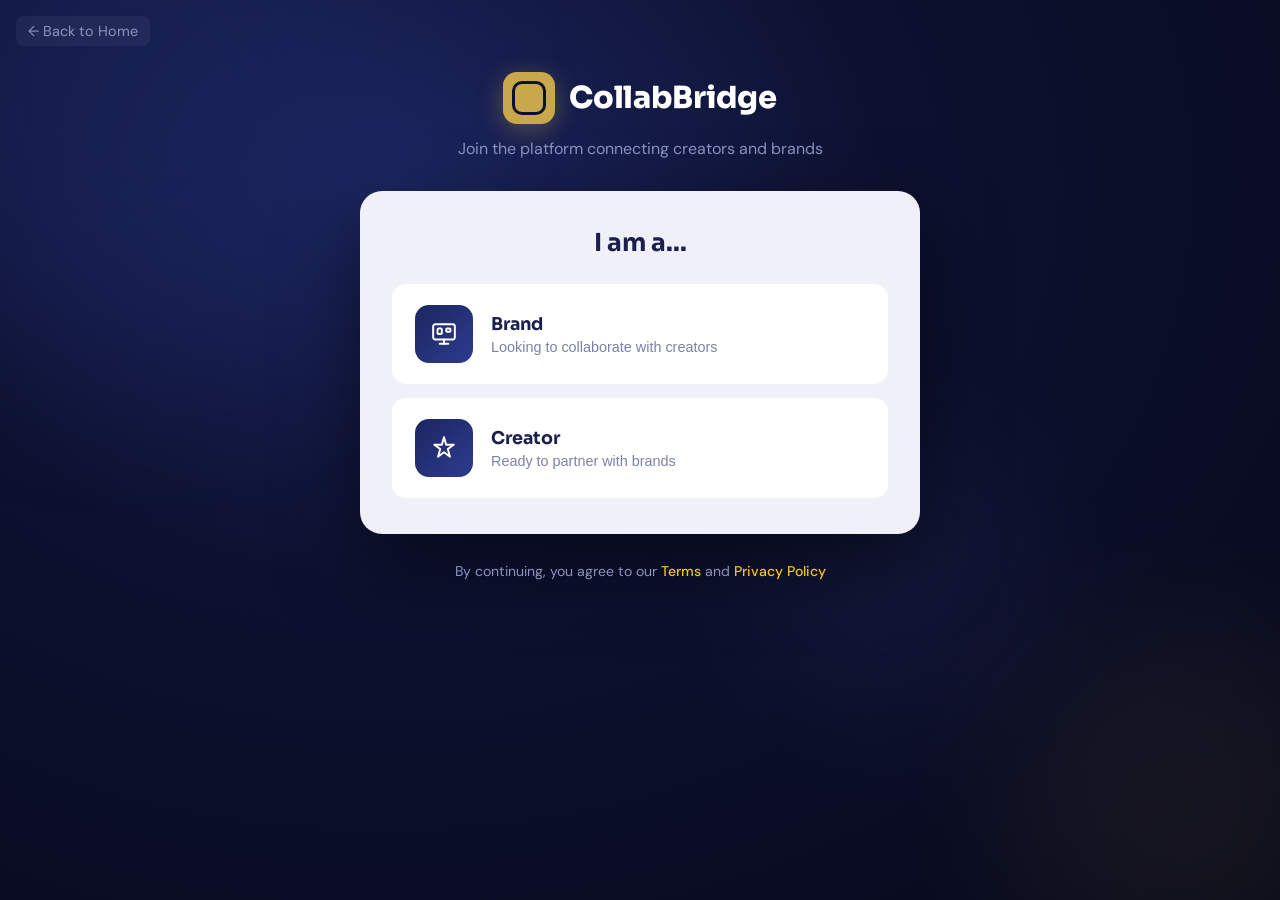
<file: login-page/login.html>
<!DOCTYPE html>
<html lang="en">
<head>
  <meta charset="UTF-8" />
  <!--
    width=device-width  → match CSS pixels to device width (critical on mobile)
    initial-scale=1.0   → no zoom on load
    viewport-fit=cover  → respect notches/safe areas on modern phones
  -->
  <meta name="viewport" content="width=device-width, initial-scale=1.0, viewport-fit=cover" />
  <title>CollabBridge — Login</title>
  <link rel="stylesheet" href="login.css" />
  <link href="https://fonts.googleapis.com/css2?family=Sora:wght@300;400;500;600;700;800&family=DM+Sans:ital,wght@0,300;0,400;0,500;1,300&display=swap" rel="stylesheet"/>
</head>
<body>

  <!-- Back Button -->
  <a href="../role-select/role.html" class="back-btn">← Back</a>

  <!-- Background -->
  <div class="bg">
    <div class="bg__orb bg__orb--1"></div>
    <div class="bg__orb bg__orb--2"></div>
    <div class="bg__orb bg__orb--3"></div>
  </div>

  <div class="page-wrap">

    <!-- Logo -->
    <div class="logo animate-in">
      <div class="logo__icon">
        <div class="logo__inner"></div>
      </div>
      <span class="logo__text">CollabBridge</span>
    </div>

    <!-- Dynamic subtitle -->
    <p class="subtitle animate-in animate-in--d1" id="subtitle">Continue</p>

    <!-- Auth Card -->
    <div class="card animate-in animate-in--d2">

      <!-- Tab Toggle -->
      <div class="tab-bar">
        <button class="tab tab--active" id="tabLogin" onclick="switchTab('login')">Login</button>
        <button class="tab" id="tabCreate" onclick="switchTab('create')">Create Account</button>
      </div>

      <!-- LOGIN FORM -->
      <div class="form-panel" id="panelLogin">
        <div class="field">
          <label class="field__label">Email</label>
          <input type="email" class="field__input" placeholder="you@example.com" id="loginEmail" autocomplete="email"/>
        </div>
        <div class="field">
          <label class="field__label">Password</label>
          <div class="field__input-wrap">
            <input type="password" class="field__input" placeholder="••••••••" id="loginPassword" autocomplete="current-password"/>
            <button class="field__eye" onclick="togglePw('loginPassword', this)" aria-label="Show password">
              <svg width="18" height="18" viewBox="0 0 24 24" fill="none" stroke="currentColor" stroke-width="2" stroke-linecap="round" stroke-linejoin="round">
                <path d="M1 12s4-8 11-8 11 8 11 8-4 8-11 8-11-8-11-8z"/><circle cx="12" cy="12" r="3"/>
              </svg>
            </button>
          </div>
        </div>
        <div class="forgot-row">
          <a href="#" class="forgot-link">Forgot password?</a>
        </div>
        <button class="submit-btn" onclick="handleLogin()">
          <span class="submit-btn__text">Login</span>
          <span class="submit-btn__spinner" id="loginSpinner"></span>
        </button>
        <div class="error-msg" id="loginError"></div>
      </div>

      <!-- CREATE ACCOUNT FORM -->
      <div class="form-panel hidden" id="panelCreate">
        <div class="field">
          <label class="field__label">Email</label>
          <input type="email" class="field__input" placeholder="you@example.com" id="createEmail" autocomplete="email"/>
        </div>
        <div class="field">
          <label class="field__label">Password</label>
          <div class="field__input-wrap">
            <input type="password" class="field__input" placeholder="••••••••" id="createPassword" autocomplete="new-password"/>
            <button class="field__eye" onclick="togglePw('createPassword', this)" aria-label="Show password">
              <svg width="18" height="18" viewBox="0 0 24 24" fill="none" stroke="currentColor" stroke-width="2" stroke-linecap="round" stroke-linejoin="round">
                <path d="M1 12s4-8 11-8 11 8 11 8-4 8-11 8-11-8-11-8z"/><circle cx="12" cy="12" r="3"/>
              </svg>
            </button>
          </div>
        </div>
        <div class="password-strength" id="pwStrength">
          <div class="strength-bar">
            <div class="strength-fill" id="strengthFill"></div>
          </div>
          <span class="strength-label" id="strengthLabel"></span>
        </div>
        <button class="submit-btn" onclick="handleCreate()">
          <span class="submit-btn__text">Create Account</span>
          <span class="submit-btn__spinner" id="createSpinner"></span>
        </button>
        <div class="error-msg" id="createError"></div>
      </div>

      <a href="../role-select/role.html" class="back-link">← Back to user type selection</a>
    </div>

    <p class="legal animate-in animate-in--d3">
      By continuing, you agree to our
      <a href="#">Terms</a> and <a href="#">Privacy Policy</a>
    </p>

  </div>

  <script src="login.js"></script>
</body>
</html>
</file>
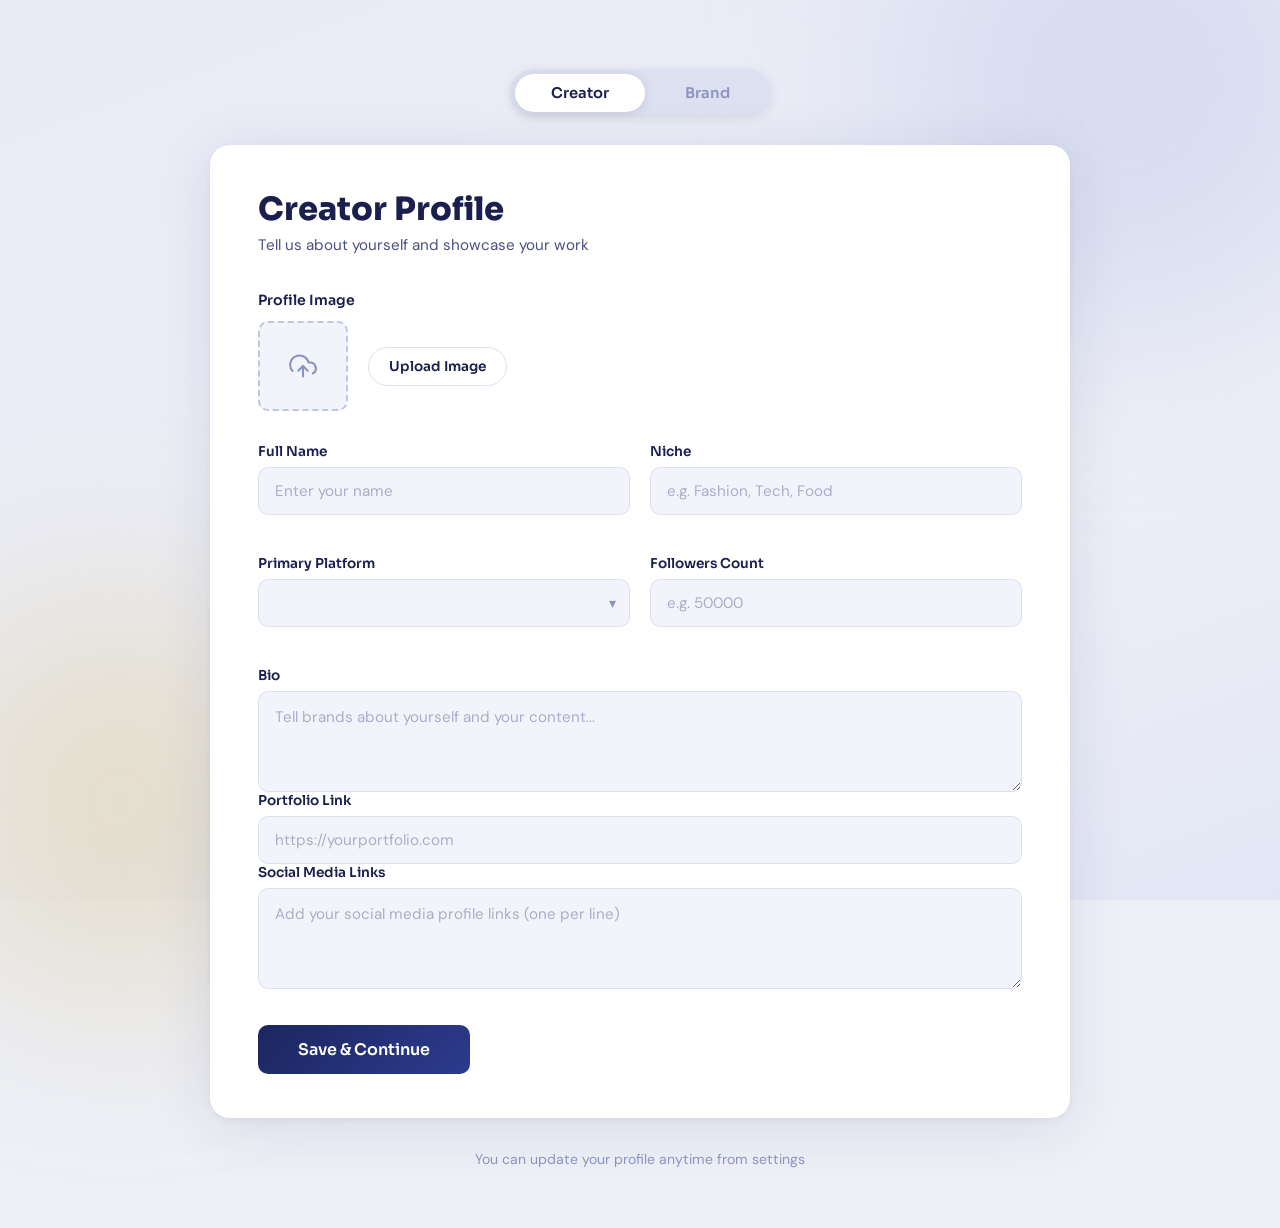
<file: profile-setup/profile.html>
<!DOCTYPE html>
<html lang="en">
<head>
  <meta charset="UTF-8" />
  <meta name="viewport" content="width=device-width, initial-scale=1.0"/>
  <title>CollabBridge — Profile Setup</title>
  <link rel="stylesheet" href="profile.css" />
  <link href="https://fonts.googleapis.com/css2?family=Sora:wght@300;400;500;600;700;800&family=DM+Sans:ital,wght@0,300;0,400;0,500;1,300&display=swap" rel="stylesheet"/>
</head>
<body>

  <!-- Back Button -->
  <a href="../login-page/login.html" class="back-btn">← Back</a>

  <div class="bg">
    <div class="bg__orb bg__orb--1"></div>
    <div class="bg__orb bg__orb--2"></div>
  </div>

  <div class="page-wrap">

    <!-- Tab Toggle (top) -->
    <div class="role-toggle animate-in">
      <button class="rtab" id="rtabCreator" onclick="switchRole('creator')">Creator</button>
      <button class="rtab" id="rtabBrand" onclick="switchRole('brand')">Brand</button>
    </div>

    <!--CREATOR FORM-->
    <div class="card animate-in animate-in--d1" id="creatorCard">
      <h2 class="card__title">Creator Profile</h2>
      <p class="card__sub">Tell us about yourself and showcase your work</p>

      <!-- Image Upload -->
      <div class="upload-row">
        <div class="upload-label">Profile Image</div>
        <div class="upload-area" id="creatorUploadArea" onclick="document.getElementById('creatorImgInput').click()">
          <div class="upload-preview" id="creatorPreview">
            <svg width="28" height="28" viewBox="0 0 24 24" fill="none" stroke="#8b93c0" stroke-width="1.8" stroke-linecap="round" stroke-linejoin="round">
              <polyline points="16 16 12 12 8 16"/><line x1="12" y1="12" x2="12" y2="21"/>
              <path d="M20.39 18.39A5 5 0 0 0 18 9h-1.26A8 8 0 1 0 3 16.3"/>
            </svg>
          </div>
          <input type="file" id="creatorImgInput" accept="image/*" style="display:none" onchange="previewImage('creatorImgInput','creatorPreview')"/>
        </div>
        <button class="upload-btn" onclick="document.getElementById('creatorImgInput').click()">Upload Image</button>
      </div>

      <!-- Fields Grid -->
      <div class="fields-grid">
        <div class="field">
          <label class="field__label">Full Name</label>
          <input type="text" class="field__input" placeholder="Enter your name" id="creatorName"/>
        </div>
        <div class="field">
          <label class="field__label">Niche</label>
          <input type="text" class="field__input" placeholder="e.g. Fashion, Tech, Food" id="creatorNiche"/>
        </div>
        <div class="field">
          <label class="field__label">Primary Platform</label>
          <div class="select-wrap">
            <select class="field__input field__select" id="creatorPlatform">
              <option value="" disabled selected></option>
              <option>Instagram</option>
              <option>YouTube</option>
              <option>TikTok</option>
              <option>Twitter / X</option>
              <option>LinkedIn</option>
              <option>Pinterest</option>
              <option>Twitch</option>
              <option>Other</option>
            </select>
            <span class="select-arrow">▾</span>
          </div>
        </div>
        <div class="field">
          <label class="field__label">Followers Count</label>
          <input type="number" class="field__input" placeholder="e.g. 50000" id="creatorFollowers"/>
        </div>
      </div>

      <div class="field field--full">
        <label class="field__label">Bio</label>
        <textarea class="field__input field__textarea" placeholder="Tell brands about yourself and your content..." id="creatorBio" rows="3"></textarea>
      </div>

      <div class="field field--full">
        <label class="field__label">Portfolio Link</label>
        <input type="url" class="field__input" placeholder="https://yourportfolio.com" id="creatorPortfolio"/>
      </div>

      <div class="field field--full">
        <label class="field__label">Social Media Links</label>
        <textarea class="field__input field__textarea" placeholder="Add your social media profile links (one per line)" id="creatorSocials" rows="3"></textarea>
      </div>

      <div class="error-msg" id="creatorError"></div>

      <button class="submit-btn" onclick="handleSave('creator')">
        <span class="submit-btn__text">Save &amp; Continue</span>
        <span class="submit-btn__spinner"></span>
      </button>
    </div>

    <!--BRAND FORM-->
    <div class="card animate-in animate-in--d1 hidden" id="brandCard">
      <h2 class="card__title">Brand Profile</h2>
      <p class="card__sub">Set up your company profile to find the right creators</p>

      <!-- Logo Upload -->
      <div class="upload-row">
        <div class="upload-label">Company Logo</div>
        <div class="upload-area" id="brandUploadArea" onclick="document.getElementById('brandLogoInput').click()">
          <div class="upload-preview" id="brandPreview">
            <svg width="28" height="28" viewBox="0 0 24 24" fill="none" stroke="#8b93c0" stroke-width="1.8" stroke-linecap="round" stroke-linejoin="round">
              <polyline points="16 16 12 12 8 16"/><line x1="12" y1="12" x2="12" y2="21"/>
              <path d="M20.39 18.39A5 5 0 0 0 18 9h-1.26A8 8 0 1 0 3 16.3"/>
            </svg>
          </div>
          <input type="file" id="brandLogoInput" accept="image/*" style="display:none" onchange="previewImage('brandLogoInput','brandPreview')"/>
        </div>
        <button class="upload-btn" onclick="document.getElementById('brandLogoInput').click()">Upload Logo</button>
      </div>

      <!-- Fields Grid -->
      <div class="fields-grid">
        <div class="field">
          <label class="field__label">Company Name</label>
          <input type="text" class="field__input" placeholder="Enter company name" id="brandName"/>
        </div>
        <div class="field">
          <label class="field__label">Industry</label>
          <div class="select-wrap">
            <select class="field__input field__select" id="brandIndustry">
              <option value="" disabled selected></option>
              <option>Technology</option>
              <option>Fashion &amp; Beauty</option>
              <option>Food &amp; Beverage</option>
              <option>Health &amp; Wellness</option>
              <option>Finance</option>
              <option>Travel</option>
              <option>Entertainment</option>
              <option>Education</option>
              <option>E-commerce</option>
              <option>Other</option>
            </select>
            <span class="select-arrow">▾</span>
          </div>
        </div>
        <div class="field">
          <label class="field__label">Website</label>
          <input type="url" class="field__input" placeholder="https://yourcompany.com" id="brandWebsite"/>
        </div>
        <div class="field">
          <label class="field__label">Budget Range</label>
          <div class="select-wrap">
            <select class="field__input field__select" id="brandBudget">
              <option value="" disabled selected></option>
              <option>Under $1,000</option>
              <option>$1,000 – $5,000</option>
              <option>$5,000 – $20,000</option>
              <option>$20,000 – $50,000</option>
              <option>$50,000+</option>
            </select>
            <span class="select-arrow">▾</span>
          </div>
        </div>
      </div>

      <div class="field field--full">
        <label class="field__label">Company Description</label>
        <textarea class="field__input field__textarea" placeholder="Describe your company and what you're looking for in a creator partnership..." id="brandDesc" rows="4"></textarea>
      </div>

      <div class="error-msg" id="brandError"></div>

      <button class="submit-btn" onclick="handleSave('brand')">
        <span class="submit-btn__text">Save &amp; Continue</span>
        <span class="submit-btn__spinner"></span>
      </button>
    </div>

    <p class="footer-note animate-in animate-in--d2">You can update your profile anytime from settings</p>

  </div>

  <script src="profile.js"></script>
</body>
</html>
</file>
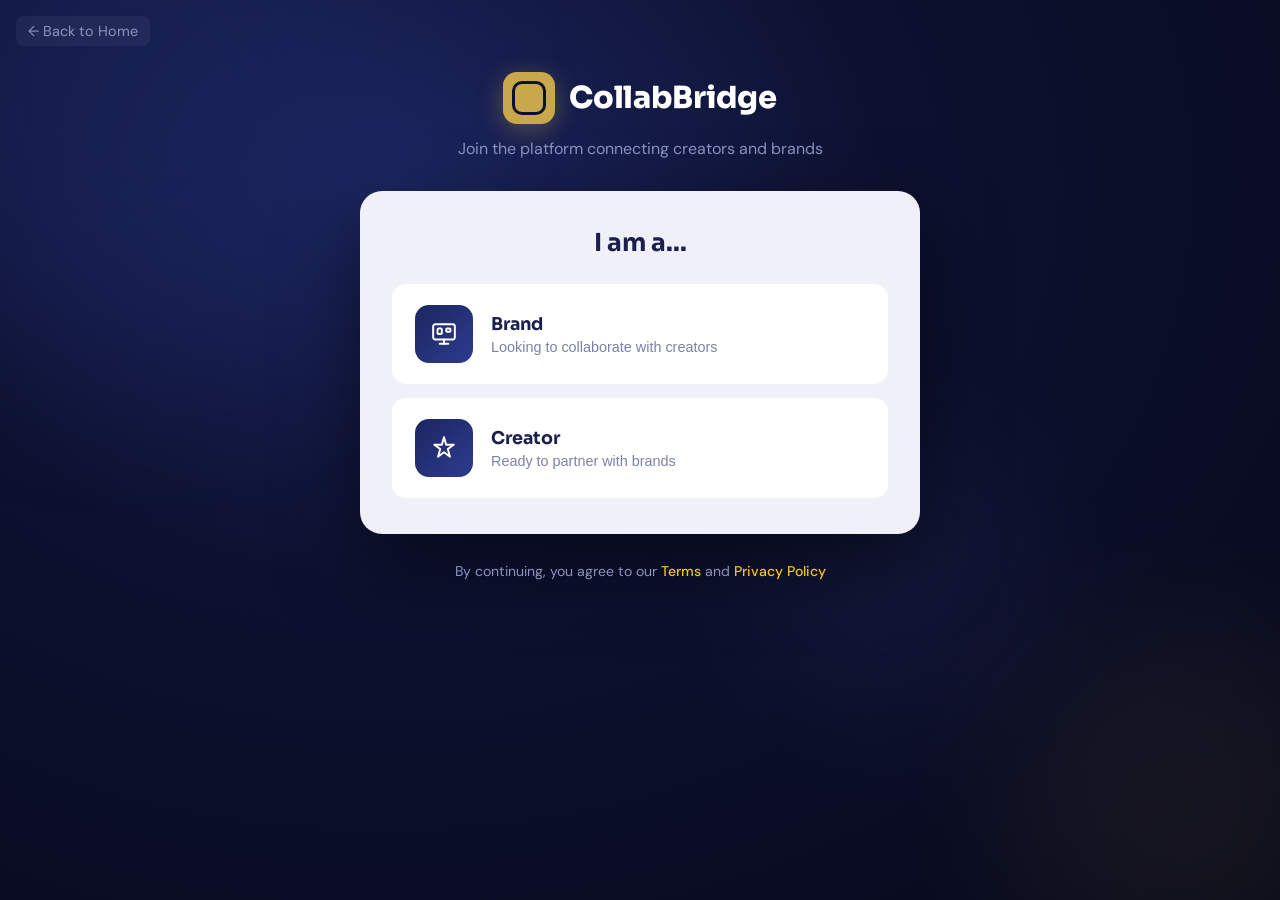
<file: role-select/role.html>
<!DOCTYPE html>
<html lang="en">
<head>
  <meta charset="UTF-8" />
  <meta name="viewport" content="width=device-width, initial-scale=1.0" />
  <title>CollabBridge — Choose Your Role</title>
  <link href="https://fonts.googleapis.com/css2?family=Sora:wght@400;600;700;800&family=DM+Sans:wght@300;400;500&display=swap" rel="stylesheet"/>
  <style>
    /* ── RESET ── */
    *, *::before, *::after { box-sizing: border-box; margin: 0; padding: 0; border: 0; }

    /* ── TOKENS ── */
    :root {
      --bg:     #07091a;
      --navy:   #1c2660;
      --card:   #f0f1f8;
      --inner:  #ffffff;
      --accent: #c9a84c;
      --gold:   #f5c518;
      --muted:  #8b93c0;
      --dark:   #1a1f4e;
      --r:      22px;
      --r-sm:   14px;
    }

    /* ── HTML / BODY ──
       body is a plain block — NO flex, NO overflow:hidden.
       Centering is done entirely by margin:auto on .page-wrap.
    ── */
    html {
      height: 100%;
      overflow-x: hidden;
    }
    body {
      font-family: 'DM Sans', sans-serif;
      background: var(--bg);
      min-height: 100%;
      overflow-x: hidden;
      overflow-y: auto;
    }
    a { text-decoration: none; }

    /* ── BACKGROUND ──
       overflow:hidden is on .bg (fixed), NOT on body.
       This clips the blurred orbs without affecting layout.
    ── */
    .bg {
      position: fixed;
      inset: 0;
      z-index: 0;
      pointer-events: none;
      overflow: hidden;
      background: radial-gradient(ellipse at 30% 20%, #1c2660 0%, #0d1130 40%, #07091a 100%);
    }
    .bg__orb {
      position: absolute;
      border-radius: 50%;
      filter: blur(80px);
      opacity: 0.5;
      animation: floatOrb 9s ease-in-out infinite;
    }
    .bg__orb--1 { width:500px;height:500px;background:#1c2660;top:-150px;left:-100px; }
    .bg__orb--2 { width:350px;height:350px;background:rgba(201,168,76,.15);bottom:-80px;right:-80px;animation-duration:12s;animation-direction:reverse; }
    .bg__orb--3 { width:250px;height:250px;background:rgba(100,120,220,.2);top:50%;right:20%;animation-duration:7s; }
    @keyframes floatOrb {
      0%,100% { transform:translate(0,0); }
      50%      { transform:translate(20px,30px); }
    }

    /* ── BACK BUTTON ── */
    .back-btn {
      position: fixed;
      top: 16px; left: 16px;
      z-index: 100;
      color: var(--muted);
      font-size: .9rem;
      padding: 6px 12px;
      border-radius: 8px;
      background: rgba(255,255,255,.05);
      backdrop-filter: blur(6px);
      transition: color .2s, background .2s;
    }
    .back-btn:hover { color: #fff; background: rgba(255,255,255,.1); }

    /* ── PAGE WRAP ──
       THE FIX: display:block + margin:0 auto.
       This centers the column on every browser and every phone.
    ── */
    .page-wrap {
      position: relative;
      z-index: 1;
      display: block;
      width: 100%;
      max-width: 600px;
      margin: 0 auto;               /* auto margins = centered */
      padding: 72px 20px 48px;
      text-align: center;
    }

    /* ── ANIMATIONS ── */
    .animate-in { opacity:0; transform:translateY(22px); animation:fadeUp .65s cubic-bezier(.22,1,.36,1) forwards; }
    .animate-in--d1 { animation-delay:.10s; }
    .animate-in--d2 { animation-delay:.20s; }
    .animate-in--d3 { animation-delay:.35s; }
    @keyframes fadeUp { to { opacity:1; transform:translateY(0); } }

    /* ── LOGO ── */
    .logo { display:inline-flex; align-items:center; gap:14px; margin-bottom:14px; }
    .logo__icon {
      width:52px; height:52px;
      background: var(--accent);
      border-radius:14px;
      display:flex; align-items:center; justify-content:center;
      box-shadow:0 6px 24px rgba(201,168,76,.35);
      flex-shrink:0;
    }
    .logo__inner {
      width:28px; height:28px;
      border-radius:7px;
      outline:3px solid #0d1130;
      background:transparent;
    }
    .logo__text {
      font-family:'Sora',sans-serif;
      font-weight:800;
      font-size: clamp(1.4rem, 4vw, 1.9rem);
      color:#fff;
      letter-spacing:-.01em;
    }

    /* ── TAGLINE ── */
    .tagline { color:var(--muted); font-size:1rem; text-align:center; margin-bottom:32px; }

    /* ── CARD ── */
    .card {
      width:100%;
      background:var(--card);
      border-radius:var(--r);
      padding:36px 32px;
      box-shadow:0 30px 80px rgba(0,0,0,.5);
      margin-bottom:26px;
      text-align:left;
    }
    .card__title {
      font-family:'Sora',sans-serif;
      font-size:1.55rem;
      font-weight:700;
      color:var(--dark);
      text-align:center;
      margin-bottom:26px;
    }

    /* ── ROLE BUTTONS ── */
    .role-btn {
      display:flex;
      align-items:center;
      gap:18px;
      width:100%;
      background:var(--inner);
      border:1.5px solid transparent;
      border-radius:var(--r-sm);
      padding:20px 22px;
      cursor:pointer;
      transition:all .3s cubic-bezier(.22,1,.36,1);
      position:relative;
      overflow:hidden;
      margin-bottom:14px;
      text-align:left;
    }
    .role-btn:last-child { margin-bottom:0; }
    .role-btn::before {
      content:'';
      position:absolute; inset:0;
      background:linear-gradient(135deg,rgba(28,38,96,.06),rgba(201,168,76,.06));
      opacity:0; transition:opacity .3s;
    }
    .role-btn:hover { border-color:rgba(28,38,96,.3); transform:translateX(4px); box-shadow:0 8px 30px rgba(0,0,0,.12); }
    .role-btn:hover::before { opacity:1; }
    .role-btn:active { transform:translateX(4px) scale(.99); }
    .role-btn.selected {
      border-color:var(--accent);
      box-shadow:0 0 0 3px rgba(201,168,76,.2),0 8px 30px rgba(0,0,0,.15);
      transform:translateX(4px);
    }

    .role-btn__icon {
      width:58px; height:58px;
      border-radius:14px;
      background:linear-gradient(135deg,#1c2660,#2d3b8e);
      display:flex; align-items:center; justify-content:center;
      flex-shrink:0;
    }
    .role-btn__text { flex:1; display:flex; flex-direction:column; gap:4px; }
    .role-btn__name { font-family:'Sora',sans-serif; font-size:1.1rem; font-weight:700; color:var(--dark); }
    .role-btn__desc { font-size:.9rem; color:#7b82aa; }
    .role-btn__arrow { font-size:1.2rem; color:var(--muted); opacity:0; transition:transform .25s,color .25s,opacity .25s; }
    .role-btn:hover .role-btn__arrow { opacity:1; transform:translateX(4px); color:var(--accent); }

    /* ── LEGAL ── */
    .legal { color:var(--muted); font-size:.88rem; text-align:center; line-height:1.6; }
    .legal a { color:var(--gold); font-weight:500; }
    .legal a:hover { text-decoration:underline; }

    /* ── TRANSITION OVERLAY ── */
    .page-transition {
      position:fixed; inset:0;
      background:var(--bg);
      z-index:999;
      opacity:0; pointer-events:none;
      transition:opacity .4s ease;
    }
    .page-transition.active { opacity:1; pointer-events:all; }

    /* ── RESPONSIVE ── */
    @media (max-width: 500px) {
      .page-wrap { padding: 68px 14px 40px; }
      .card      { padding: 24px 16px; }
      .role-btn  { padding: 16px 14px; gap: 14px; }
      .role-btn__icon { width:48px; height:48px; border-radius:12px; }
      .card__title { font-size:1.3rem; }
    }
    @media (max-width: 360px) {
      .page-wrap  { padding: 60px 10px 32px; }
      .card       { padding: 20px 12px; border-radius:16px; }
      .role-btn   { padding: 14px 12px; gap: 12px; }
      .logo__text { font-size: 1.3rem; }
    }
  </style>
</head>
<body>

  <a href="../index.html" class="back-btn">← Back to Home</a>

  <div class="bg">
    <div class="bg__orb bg__orb--1"></div>
    <div class="bg__orb bg__orb--2"></div>
    <div class="bg__orb bg__orb--3"></div>
  </div>

  <div class="page-wrap">

    <div class="logo animate-in">
      <div class="logo__icon"><div class="logo__inner"></div></div>
      <span class="logo__text">CollabBridge</span>
    </div>

    <p class="tagline animate-in animate-in--d1">Join the platform connecting creators and brands</p>

    <div class="card animate-in animate-in--d2">
      <h2 class="card__title">I am a...</h2>

      <button class="role-btn" id="btnBrand" onclick="selectRole('brand')">
        <div class="role-btn__icon">
          <svg width="26" height="26" viewBox="0 0 24 24" fill="none" stroke="white" stroke-width="1.8" stroke-linecap="round" stroke-linejoin="round">
            <rect x="2" y="3" width="20" height="14" rx="2"/>
            <line x1="8" y1="21" x2="16" y2="21"/>
            <line x1="12" y1="17" x2="12" y2="21"/>
            <rect x="6" y="7" width="4" height="5" rx="1"/>
            <rect x="14" y="7" width="4" height="3" rx="1"/>
          </svg>
        </div>
        <div class="role-btn__text">
          <span class="role-btn__name">Brand</span>
          <span class="role-btn__desc">Looking to collaborate with creators</span>
        </div>
        <div class="role-btn__arrow">→</div>
      </button>

      <button class="role-btn" id="btnCreator" onclick="selectRole('creator')">
        <div class="role-btn__icon">
          <svg width="26" height="26" viewBox="0 0 24 24" fill="none" stroke="white" stroke-width="1.8" stroke-linecap="round" stroke-linejoin="round">
            <path d="M12 2l2 7h7l-5.5 4 2 7L12 16l-5.5 4 2-7L3 9h7z"/>
          </svg>
        </div>
        <div class="role-btn__text">
          <span class="role-btn__name">Creator</span>
          <span class="role-btn__desc">Ready to partner with brands</span>
        </div>
        <div class="role-btn__arrow">→</div>
      </button>
    </div>

    <p class="legal animate-in animate-in--d3">
      By continuing, you agree to our <a href="#">Terms</a> and <a href="#">Privacy Policy</a>
    </p>

  </div>

  <script>
    const urlParams = new URLSearchParams(window.location.search);
    const preRole   = urlParams.get('role');
    if (preRole) setTimeout(() => selectRole(preRole), 200);

    function selectRole(role) {
      document.getElementById('btnBrand').classList.toggle('selected',   role === 'brand');
      document.getElementById('btnCreator').classList.toggle('selected', role === 'creator');

      const overlay = document.createElement('div');
      overlay.className = 'page-transition';
      document.body.appendChild(overlay);

      requestAnimationFrame(() => {
        overlay.classList.add('active');
        setTimeout(() => {
          window.location.href = `../login-page/login.html?role=${role}`;
        }, 380);
      });
    }
  </script>
</body>
</html>
</file>
<file: style.css>
/*TOKENS*/
:root {
  --navy-950: #07091a;
  --navy-900: #0d1130;
  --navy-800: #131a45;
  --navy-700: #1c2660;
  --navy-600: #243180;
  --accent:   #f5c518;
  --accent-2: #ff6b35;
  --green:    #06d6a0;
  --white:    #ffffff;
  --muted:    #8b93c0;
  --card-bg:  rgba(255,255,255,0.04);
  --card-border: rgba(255,255,255,0.08);
  --radius:   16px;
  --radius-sm:8px;
  --shadow:   0 8px 40px rgba(0,0,0,0.4);
  --transition: 0.35s cubic-bezier(0.22, 1, 0.36, 1);
}
#caption{
    text-align: center;
}
/*RESET*/
*, *::before, *::after { box-sizing: border-box; margin: 0; padding: 0; }
html { scroll-behavior: smooth; }
body {
  font-family: 'DM Sans', sans-serif;
  background: var(--navy-950);
  color: var(--white);
  overflow-x: hidden;
  line-height: 1.6;
}
a { color: inherit; text-decoration: none; }
ul { list-style: none; }
img { display: block; max-width: 100%; }

/*UTILITIES*/
.container {
  max-width: 1160px;
  margin: 0 auto;
  padding: 0 24px;
}
.highlight {
  color: var(--accent);
  position: relative;
  display: inline-block;
}
.highlight::after {
  content: '';
  position: absolute;
  bottom: -4px; left: 0;
  width: 100%; height: 3px;
  background: var(--accent);
  border-radius: 2px;
  transform: scaleX(0);
  transform-origin: left;
  animation: underlineIn 0.8s 1.2s var(--transition) forwards;
}
@keyframes underlineIn { to { transform: scaleX(1); } }

.btn {
  display: inline-flex;
  align-items: center;
  gap: 8px;
  padding: 12px 24px;
  border-radius: 50px;
  font-family: 'Sora', sans-serif;
  font-weight: 600;
  font-size: 0.9rem;
  cursor: pointer;
  border: none;
  transition: var(--transition);
  white-space: nowrap;
}
.btn--primary {
  background: var(--accent);
  color: var(--navy-950);
}
.btn--primary:hover {
  background: #ffd44f;
  transform: translateY(-2px);
  box-shadow: 0 8px 30px rgba(245,197,24,0.4);
}
.btn--outline {
  background: transparent;
  color: var(--white);
  border: 1.5px solid rgba(255,255,255,0.3);
}
.btn--outline:hover {
  border-color: var(--white);
  background: rgba(255,255,255,0.08);
  transform: translateY(-2px);
}
.btn--ghost {
  background: transparent;
  color: var(--white);
  padding: 10px 18px;
}
.btn--ghost:hover { color: var(--accent); }
.btn--lg { padding: 14px 30px; font-size: 1rem; }
.btn-arrow { transition: transform 0.25s; }
.btn:hover .btn-arrow { transform: translateX(4px); }

/*SCROLL REVEAL*/
.reveal {
  opacity: 0;
  transform: translateY(36px);
  transition: opacity 0.7s var(--transition), transform 0.7s var(--transition);
}
.reveal.visible { opacity: 1; transform: translateY(0); }
.reveal--delay-1 { transition-delay: 0.1s; }
.reveal--delay-2 { transition-delay: 0.2s; }
.reveal--delay-3 { transition-delay: 0.3s; }
.reveal--delay-4 { transition-delay: 0.4s; }
.reveal--delay-5 { transition-delay: 0.5s; }

/*SECTION HELPERS */
.section-header { text-align: center; margin-bottom: 64px; }
.section-tag {
  display: inline-block;
  background: rgba(245,197,24,0.12);
  color: var(--accent);
  font-family: 'Sora', sans-serif;
  font-size: 0.75rem;
  font-weight: 600;
  letter-spacing: 0.12em;
  text-transform: uppercase;
  padding: 6px 16px;
  border-radius: 50px;
  margin-bottom: 16px;
  border: 1px solid rgba(245,197,24,0.2);
}
.section-title {
  font-family: 'Sora', sans-serif;
  font-size: clamp(2rem, 4vw, 2.8rem);
  font-weight: 700;
  line-height: 1.2;
  margin-bottom: 16px;
}
.section-sub {
  color: var(--muted);
  font-size: 1.05rem;
  max-width: 520px;
  margin: 0 auto;
}

.nav {
  position: fixed;
  top: 0; left: 0; right: 0;
  z-index: 1000;
  padding: 20px 0;
  transition: background 0.4s, padding 0.4s, backdrop-filter 0.4s;
}
.nav.scrolled {
  background: rgba(7,9,26,0.88);
  backdrop-filter: blur(20px);
  padding: 12px 0;
  border-bottom: 1px solid var(--card-border);
}
.nav__inner {
  max-width: 1160px;
  margin: 0 auto;
  padding: 0 24px;
  display: flex;
  align-items: center;
  gap: 40px;
}
.nav__logo {
  display: flex;
  align-items: center;
  gap: 10px;
  font-family: "Sora", sans-serif;
  font-weight: 800;
  font-size: 1.1rem;
}
.logo-dot {
  width: 10px; height: 10px;
  background: var(--accent);
  border-radius: 50%;
  display: inline-block;
  animation: pulse-dot 2s infinite;
}
.logo-icon {
  width: 34px;
  height: 34px;
  background: #f5c518; /* same as your accent */
  border-radius: 9px;
  display: flex;
  align-items: center;
  justify-content: center;
}

.logo-inner {
  width: 18px;
  height: 18px;
  border-radius: 5px;
  border: 2.5px solid rgba(0, 0, 0, 0.4);
}
@keyframes pulse-dot {
  0%, 100% { box-shadow: 0 0 0 0 rgba(245,197,24,0.6); }
  50% { box-shadow: 0 0 0 8px rgba(245,197,24,0); }
}
.nav__links {
  display: flex;
  gap: 32px;
  margin-left: auto;
}
.nav__links a {
  font-family: 'DM Sans', sans-serif;
  font-size: 0.9rem;
  color: var(--muted);
  font-weight: 500;
  transition: color 0.2s;
  position: relative;
}
.nav__links a::after {
  content: '';
  position: absolute;
  bottom: -4px; left: 0;
  width: 0; height: 2px;
  background: var(--accent);
  border-radius: 1px;
  transition: width 0.25s;
}
.nav__links a:hover { color: var(--white); }
.nav__links a:hover::after { width: 100%; }
.nav__cta { display: flex; gap: 10px; align-items: center; }
.nav__burger {
  display: none;
  flex-direction: column;
  gap: 5px;
  background: none;
  border: none;
  cursor: pointer;
  padding: 4px;
  margin-left: auto;
}
.nav__burger span {
  display: block;
  width: 22px; height: 2px;
  background: var(--white);
  border-radius: 2px;
  transition: var(--transition);
}

.hero {
  min-height: 100vh;
  display: flex;
  align-items: center;
  position: relative;
  overflow: hidden;
  padding: 120px 0 80px;
}
.hero__bg {
  position: absolute;
  inset: 0;
  pointer-events: none;
}
.hero__orb {
  position: absolute;
  border-radius: 50%;
  filter: blur(90px);
  opacity: 0.35;
}
.hero__orb--1 {
  width: 600px; height: 600px;
  background: var(--navy-600);
  top: -200px; left: -200px;
  animation: float1 8s ease-in-out infinite;
}
.hero__orb--2 {
  width: 400px; height: 400px;
  background: rgba(245,197,24,0.25);
  bottom: 100px; right: -100px;
  animation: float2 10s ease-in-out infinite;
}
.hero__orb--3 {
  width: 300px; height: 300px;
  background: rgba(6,214,160,0.15);
  top: 40%; left: 60%;
  animation: float1 12s ease-in-out infinite reverse;
}
@keyframes float1 {
  0%, 100% { transform: translate(0, 0); }
  50% { transform: translate(30px, 40px); }
}
@keyframes float2 {
  0%, 100% { transform: translate(0, 0); }
  50% { transform: translate(-20px, -30px); }
}
.hero__grid {
  position: absolute;
  inset: 0;
  background-image:
    linear-gradient(rgba(255,255,255,0.025) 1px, transparent 1px),
    linear-gradient(90deg, rgba(255,255,255,0.025) 1px, transparent 1px);
  background-size: 60px 60px;
  mask-image: radial-gradient(ellipse at 50% 50%, black 30%, transparent 70%);
}
.hero__content {
  position: relative;
  z-index: 2;
  max-width: 820px;
}
.hero__badge {
  display: inline-flex;
  align-items: center;
  gap: 8px;
  background: rgba(245,197,24,0.1);
  border: 1px solid rgba(245,197,24,0.25);
  color: var(--accent);
  font-size: 0.82rem;
  font-weight: 600;
  padding: 8px 16px;
  border-radius: 50px;
  margin-bottom: 28px;
  letter-spacing: 0.04em;
}
.badge-pulse {
  width: 8px; height: 8px;
  background: var(--green);
  border-radius: 50%;
  animation: pulse-dot 1.8s infinite;
}
.hero__title {
  font-family: 'Sora', sans-serif;
  font-size: clamp(2.8rem, 6vw, 5rem);
  font-weight: 800;
  line-height: 1.1;
  letter-spacing: -0.02em;
  margin-bottom: 24px;
}
.hero__sub {
  font-size: 1.1rem;
  color: var(--muted);
  max-width: 540px;
  margin-bottom: 40px;
  line-height: 1.7;
}
.hero__actions {
  display: flex;
  flex-wrap: wrap;
  gap: 14px;
}

.scroll-line {
  width: 1px; height: 40px;
  background: linear-gradient(to bottom, var(--muted), transparent);
  animation: scrollPulse 2s ease-in-out infinite;
}
@keyframes scrollPulse {
  0%, 100% { opacity: 0.4; transform: scaleY(1); }
  50% { opacity: 1; transform: scaleY(1.2); }
}
@keyframes fadeInUp {
  from { opacity: 0; transform: translateX(-50%) translateY(20px); }
  to { opacity: 1; transform: translateX(-50%) translateY(0); }
}


.trust {
  padding: 80px 0 60px;
  border-top: 1px solid var(--card-border);
}
.stats-grid {
  display: grid;
  grid-template-columns: repeat(5, 1fr);
  gap: 20px;
  margin-bottom: 60px;
}
.stat-card {
  background: var(--card-bg);
  border: 1px solid var(--card-border);
  border-radius: var(--radius);
  padding: 28px 20px;
  text-align: center;
  transition: var(--transition);
  cursor: default;
}
.stat-card:hover {
  border-color: rgba(245,197,24,0.3);
  background: rgba(245,197,24,0.05);
  transform: translateY(-4px);
}
.stat-icon { font-size: 1.8rem; margin-bottom: 12px; }
.stat-number {
  font-family: 'Sora', sans-serif;
  font-size: 1.9rem;
  font-weight: 800;
  color: var(--white);
  display: inline;
}
.stat-suffix {
  font-family: 'Sora', sans-serif;
  font-size: 1.4rem;
  font-weight: 700;
  color: var(--accent);
  display: inline;
}
.stat-rating {
  font-family: 'Sora', sans-serif;
  font-size: 2rem;
  font-weight: 800;
  color: var(--accent);
}
.stat-rating span { font-size: 1.1rem; color: var(--muted); }
.stat-label {
  font-size: 0.82rem;
  color: var(--muted);
  margin-top: 6px;
}

/* Marquee */
.brand-marquee {
  overflow: hidden;
  padding: 20px 0;
  border-top: 1px solid var(--card-border);
  border-bottom: 1px solid var(--card-border);
  position: relative;
}
.brand-marquee::before,
.brand-marquee::after {
  content: '';
  position: absolute;
  top: 0; bottom: 0;
  width: 100px;
  z-index: 2;
}
.brand-marquee::before { left: 0; background: linear-gradient(to right, var(--navy-950), transparent); }
.brand-marquee::after  { right: 0; background: linear-gradient(to left, var(--navy-950), transparent); }
.marquee-track {
  display: flex;
  gap: 60px;
  animation: marquee 25s linear infinite;
  white-space: nowrap;
}
.marquee-track span {
  font-family: 'Sora', sans-serif;
  font-size: 0.85rem;
  font-weight: 700;
  letter-spacing: 0.2em;
  color: var(--muted);
  transition: color 0.3s;
}
.marquee-track span:hover { color: var(--white); }
@keyframes marquee {
  from { transform: translateX(0); }
  to { transform: translateX(-50%); }
}


.how {
  padding: 100px 0;
  background: linear-gradient(to bottom, transparent, rgba(19,26,69,0.5), transparent);
}
.how__grid {
  display: grid;
  grid-template-columns: 1fr 1fr;
  gap: 28px;
}
.how__card {
  background: var(--card-bg);
  border: 1px solid var(--card-border);
  border-radius: var(--radius);
  padding: 40px;
  transition: var(--transition);
}
.how__card:hover {
  border-color: rgba(245,197,24,0.2);
  box-shadow: 0 20px 60px rgba(0,0,0,0.3);
}
.how__card-header {
  display: flex;
  align-items: center;
  gap: 14px;
  margin-bottom: 36px;
}
.how__icon { font-size: 2rem; }
.how__card-header h3 {
  font-family: 'Sora', sans-serif;
  font-size: 1.3rem;
  font-weight: 700;
}
.how__steps { display: flex; flex-direction: column; gap: 0; }
.how__step {
  display: flex;
  gap: 18px;
  align-items: flex-start;
}
.step-num {
  width: 36px; height: 36px;
  border-radius: 50%;
  background: rgba(245,197,24,0.15);
  border: 1.5px solid rgba(245,197,24,0.4);
  color: var(--accent);
  font-family: 'Sora', sans-serif;
  font-weight: 700;
  font-size: 0.9rem;
  display: flex;
  align-items: center;
  justify-content: center;
  flex-shrink: 0;
}
.step-body h4 {
  font-family: 'Sora', sans-serif;
  font-weight: 600;
  font-size: 1rem;
  margin-bottom: 4px;
}
.step-body p { color: var(--muted); font-size: 0.9rem; line-height: 1.5; }
.step-connector {
  width: 1px;
  height: 28px;
  background: var(--card-border);
  margin: 8px 0 8px 17px;
}


.features { padding: 100px 0; }
.features__grid {
  display: grid;
  grid-template-columns: repeat(3, 1fr);
  gap: 22px;
}
.feat-card {
  background: var(--card-bg);
  border: 1px solid var(--card-border);
  border-radius: var(--radius);
  padding: 36px 28px;
  transition: var(--transition);
  position: relative;
  overflow: hidden;
}
.feat-card::before {
  content: '';
  position: absolute;
  top: 0; left: 0; right: 0;
  height: 2px;
  background: linear-gradient(to right, var(--accent), transparent);
  transform: scaleX(0);
  transform-origin: left;
  transition: transform 0.4s var(--transition);
}
.feat-card:hover {
  border-color: rgba(245,197,24,0.2);
  transform: translateY(-6px);
  box-shadow: var(--shadow);
}
.feat-card:hover::before { transform: scaleX(1); }
.feat-icon { font-size: 2.2rem; margin-bottom: 18px; }
.feat-card h3 {
  font-family: 'Sora', sans-serif;
  font-size: 1rem;
  font-weight: 600;
  margin-bottom: 10px;
}
.feat-card p { color: var(--muted); font-size: 0.9rem; line-height: 1.6; }


.testimonials {
  padding: 100px 0;
  background: linear-gradient(to bottom, transparent, rgba(19,26,69,0.5), transparent);
}
.testi__grid {
  display: grid;
  grid-template-columns: repeat(3, 1fr);
  gap: 22px;
  align-items: start;
}
.testi-card {
  background: var(--card-bg);
  border: 1px solid var(--card-border);
  border-radius: var(--radius);
  padding: 32px;
  transition: var(--transition);
}
.testi-card:hover {
  border-color: rgba(245,197,24,0.2);
  transform: translateY(-4px);
  box-shadow: var(--shadow);
}
.testi-card--featured {
  background: rgba(245,197,24,0.06);
  border-color: rgba(245,197,24,0.2);
  transform: scale(1.03);
}
.testi-card--featured:hover { transform: scale(1.03) translateY(-4px); }
.testi-stars { color: var(--accent); font-size: 1.1rem; margin-bottom: 16px; letter-spacing: 2px; }
.testi-quote {
  color: rgba(255,255,255,0.85);
  font-size: 0.95rem;
  line-height: 1.7;
  margin-bottom: 24px;
  font-style: italic;
}
.testi-author { display: flex; align-items: center; gap: 12px; }
.testi-avatar {
  width: 44px; height: 44px;
  border-radius: 50%;
  display: flex;
  align-items: center;
  justify-content: center;
  font-family: 'Sora', sans-serif;
  font-weight: 700;
  font-size: 0.85rem;
  color: var(--navy-950);
  flex-shrink: 0;
}
.testi-name {
  font-family: 'Sora', sans-serif;
  font-weight: 600;
  font-size: 0.9rem;
}
.testi-role { color: var(--muted); font-size: 0.8rem; }


.results { padding: 100px 0; }
.results__grid {
  display: grid;
  grid-template-columns: repeat(3, 1fr);
  gap: 22px;
}
.result-card {
  background: var(--card-bg);
  border: 1px solid var(--card-border);
  border-radius: var(--radius);
  padding: 48px 32px;
  text-align: center;
  transition: var(--transition);
}
.result-card:hover {
  border-color: rgba(245,197,24,0.3);
  background: rgba(245,197,24,0.05);
  transform: translateY(-4px);
}
.result-num {
  font-family: 'Sora', sans-serif;
  font-size: clamp(2.5rem, 5vw, 3.5rem);
  font-weight: 800;
  color: var(--accent);
  margin-bottom: 8px;
  line-height: 1;
}
.result-label {
  font-family: 'Sora', sans-serif;
  font-weight: 600;
  font-size: 1.1rem;
  margin-bottom: 8px;
}
.result-desc { color: var(--muted); font-size: 0.9rem; }


.cta-section {
  padding: 120px 0;
  position: relative;
  overflow: hidden;
}
.cta-bg {
  position: absolute;
  inset: 0;
  background: linear-gradient(135deg, var(--navy-800) 0%, var(--navy-700) 100%);
}
.cta-orb {
  position: absolute;
  border-radius: 50%;
  filter: blur(80px);
}
.cta-orb--1 {
  width: 500px; height: 500px;
  background: rgba(245,197,24,0.15);
  top: -200px; left: -100px;
}
.cta-orb--2 {
  width: 400px; height: 400px;
  background: rgba(6,214,160,0.1);
  bottom: -150px; right: 0;
}
.cta-content {
  position: relative;
  z-index: 2;
  text-align: center;
}
.cta-title {
  font-family: 'Sora', sans-serif;
  font-size: clamp(2.2rem, 5vw, 3.5rem);
  font-weight: 800;
  line-height: 1.15;
  margin-bottom: 20px;
}
.cta-sub {
  color: var(--muted);
  font-size: 1.05rem;
  max-width: 480px;
  margin: 0 auto 44px;
}
.cta-actions {
  display: flex;
  flex-wrap: wrap;
  justify-content: center;
  gap: 14px;
}


.footer {
  background: var(--navy-900);
  border-top: 1px solid var(--card-border);
  padding: 80px 0 0;
}
.footer__inner {
  display: grid;
  grid-template-columns: 2fr 1fr 1fr 1.8fr;
  gap: 48px;
  padding-bottom: 60px;
}
.footer__logo {
  font-family: 'Sora', sans-serif;
  font-weight: 800;
  font-size: 1.2rem;
  display: flex;
  align-items: center;
  gap: 8px;
  margin-bottom: 14px;
}
.footer__brand p { color: var(--muted); font-size: 0.9rem; line-height: 1.6; max-width: 240px; margin-bottom: 24px; }
.footer__socials { display: flex; gap: 10px; }
.social-btn {
  width: 36px; height: 36px;
  border-radius: 8px;
  background: var(--card-bg);
  border: 1px solid var(--card-border);
  display: flex;
  align-items: center;
  justify-content: center;
  font-size: 0.85rem;
  font-weight: 700;
  transition: var(--transition);
}
.social-btn:hover {
  background: var(--accent);
  color: var(--navy-950);
  border-color: var(--accent);
  transform: translateY(-2px);
}
.footer__col h4 {
  font-family: 'Sora', sans-serif;
  font-weight: 700;
  font-size: 0.9rem;
  margin-bottom: 20px;
  text-transform: uppercase;
  letter-spacing: 0.08em;
}
.footer__col ul { display: flex; flex-direction: column; gap: 10px; }
.footer__col a {
  color: var(--muted);
  font-size: 0.9rem;
  transition: color 0.2s;
}
.footer__col a:hover { color: var(--white); }
.footer__newsletter p { color: var(--muted); font-size: 0.9rem; margin-bottom: 16px; }
.newsletter-form {
  display: flex;
  gap: 8px;
}
.newsletter-input {
  flex: 1;
  background: var(--card-bg);
  border: 1px solid var(--card-border);
  border-radius: var(--radius-sm);
  padding: 12px 16px;
  color: var(--white);
  font-family: 'DM Sans', sans-serif;
  font-size: 0.88rem;
  outline: none;
  transition: border-color 0.25s;
}
.newsletter-input::placeholder { color: var(--muted); }
.newsletter-input:focus { border-color: var(--accent); }
.newsletter-btn {
  background: var(--accent);
  color: var(--navy-950);
  border: none;
  border-radius: var(--radius-sm);
  width: 44px; height: 44px;
  font-size: 1.1rem;
  font-weight: 700;
  cursor: pointer;
  transition: var(--transition);
  flex-shrink: 0;
}
.newsletter-btn:hover {
  background: #ffd44f;
  transform: translateY(-2px);
}
.footer__bottom {
  border-top: 1px solid var(--card-border);
  padding: 24px;
  text-align: center;
  color: var(--muted);
  font-size: 0.85rem;
}


@media (max-width: 1024px) {
  .stats-grid { grid-template-columns: repeat(3, 1fr); }
  .features__grid { grid-template-columns: repeat(2, 1fr); }
  .footer__inner { grid-template-columns: 1fr 1fr; }
}

@media (max-width: 768px) {
  .nav__links, .nav__cta { display: none; }
  .nav__burger { display: flex; }
  .nav.menu-open .nav__links {
    display: flex;
    flex-direction: column;
    position: fixed;
    top: 64px; left: 0; right: 0;
    background: rgba(7,9,26,0.98);
    backdrop-filter: blur(20px);
    padding: 32px 24px;
    gap: 20px;
    border-bottom: 1px solid var(--card-border);
  }
  .nav.menu-open .nav__cta {
    display: flex;
    position: fixed;
    top: 240px; left: 0; right: 0;
    padding: 0 24px 32px;
    background: rgba(7,9,26,0.98);
    flex-direction: column;
  }
  .hero__title { font-size: clamp(2.2rem, 8vw, 3rem); }
  .hero__actions { flex-direction: column; align-items: flex-start; }
  .stats-grid { grid-template-columns: repeat(2, 1fr); }
  .how__grid { grid-template-columns: 1fr; }
  .features__grid { grid-template-columns: 1fr; }
  .testi__grid { grid-template-columns: 1fr; }
  .testi-card--featured { transform: none; }
  .results__grid { grid-template-columns: 1fr; }
  .footer__inner { grid-template-columns: 1fr; gap: 32px; }
  .cta-actions { flex-direction: column; align-items: center; }
}

@media (max-width: 480px) {
  .stats-grid { grid-template-columns: 1fr 1fr; }
  .hero__badge { font-size: 0.75rem; }
}
</file>
<file: brand-dashboard/brand.css>
[data-theme="dark"] {
      --bg: #0b0e1f;
      --bg-2: #111428;
      --bg-3: #161b35;
      --bg-card: #1a2040;
      --bg-card-2: #1f2650;
      --border: rgba(255,255,255,0.07);
      --border-2: rgba(255,255,255,0.14);
      --text: #e8eaf6;
      --text-mid: #b0b8d8;
      --muted: #6b7299;
      --muted-2: #9ca3c9;
      --shadow: 0 8px 40px rgba(0,0,0,0.55);
      --tag-bg: rgba(255,255,255,0.05);
      --input-bg: #161b35;
      --nav-border: rgba(255,255,255,0.07);
      --overlay-bg: rgba(11,14,31,0.96);
    }
    /*LIGHT THEME*/
    [data-theme="light"] {
      --bg: #f0f2fa;
      --bg-2: #e8eaf5;
      --bg-3: #ffffff;
      --bg-card: #ffffff;
      --bg-card-2: #f7f8fd;
      --border: rgba(0,0,0,0.08);
      --border-2: rgba(0,0,0,0.15);
      --text: #1a1f4e;
      --text-mid: #3a4070;
      --muted: #8890b8;
      --muted-2: #5a6090;
      --shadow: 0 4px 24px rgba(28,38,96,0.1);
      --tag-bg: rgba(28,38,96,0.06);
      --input-bg: #f3f4fb;
      --nav-border: rgba(0,0,0,0.08);
      --overlay-bg: rgba(240,242,250,0.96);
    }
    :root {
      --accent: #f5c518;
      --accent-2: #06d6a0;
      --accent-3: #4cc9f0;
      --pink: #f72585;
      --btn-grad: linear-gradient(135deg,#1c2660,#2d3b8e);
      --nav-h: 64px;
      --radius: 16px;
      --radius-sm: 10px;
      --t: 0.35s cubic-bezier(0.22,1,0.36,1);
    }
    *,*::before,*::after { box-sizing:border-box; margin:0; padding:0; }
    html { scroll-behavior:smooth; }
    body {
      font-family:"DM Sans",sans-serif;
      background:var(--bg);
      color:var(--text);
      min-height:100vh;
      overflow-x:hidden;
      transition:background 0.4s ease, color 0.3s ease;
    }
    a { color:inherit; text-decoration:none; }
    button { font-family:inherit; cursor:pointer; }

    /* ── REVEAL ── */
    .reveal { opacity:0; transform:translateY(28px); transition:opacity 0.6s var(--t), transform 0.6s var(--t); }
    .reveal.visible { opacity:1; transform:translateY(0); }
    .reveal--d1 { transition-delay:0.08s; }
    .reveal--d2 { transition-delay:0.16s; }
    .reveal--d3 { transition-delay:0.24s; }

    /* ── NAV ── */
    .nav {
      position:fixed; top:0; left:0; right:0;
      height:var(--nav-h);
      background:var(--bg);
      backdrop-filter:blur(20px);
      border-bottom:1px solid var(--nav-border);
      display:flex; align-items:center; justify-content:space-between;
      padding:0 20px;
      z-index:500;
      transition:background 0.4s ease;
      gap:12px;
    }
    .nav__left { display:flex; align-items:center; gap:14px; flex:1; min-width:0; }
    .nav__logo {
      display:flex; align-items:center; gap:10px;
      font-family:"Sora",sans-serif; font-weight:800; font-size:1.05rem;
      white-space:nowrap; flex-shrink:0;
    }
    .logo-icon { width:32px; height:32px; background:var(--accent); border-radius:9px; display:flex; align-items:center; justify-content:center; flex-shrink:0; }
    .logo-inner { width:16px; height:16px; border-radius:5px; border:2.5px solid rgba(0,0,0,0.4); }
    .nav__search {
      display:flex; align-items:center; gap:10px;
      background:var(--bg-3); border:1px solid var(--border);
      border-radius:50px; padding:8px 16px;
      color:var(--muted);
      transition:border-color 0.25s, width var(--t);
      flex:1; min-width:0; max-width:300px;
    }
    .nav__search:focus-within { border-color:var(--border-2); }
    .nav__search input {
      background:none; border:none; outline:none;
      color:var(--text); font-family:"DM Sans",sans-serif;
      font-size:0.88rem; width:100%; min-width:0;
    }
    .nav__search input::placeholder { color:var(--muted); }
    .nav__right { display:flex; align-items:center; gap:8px; flex-shrink:0; }

    /* Hamburger */
    .hamburger {
      display:none;
      flex-direction:column; justify-content:center; align-items:center;
      gap:5px; width:40px; height:40px;
      background:var(--bg-card); border:1px solid var(--border);
      border-radius:10px; padding:0; transition:var(--t);
    }
    .hamburger span {
      display:block; width:18px; height:2px;
      background:var(--text); border-radius:2px;
      transition:var(--t);
    }
    .hamburger.open span:nth-child(1) { transform:translateY(7px) rotate(45deg); }
    .hamburger.open span:nth-child(2) { opacity:0; transform:scaleX(0); }
    .hamburger.open span:nth-child(3) { transform:translateY(-7px) rotate(-45deg); }

    /* Mobile drawer */
    .mobile-drawer {
      display:none;
      position:fixed; top:var(--nav-h); left:0; right:0; bottom:0;
      background:var(--overlay-bg);
      backdrop-filter:blur(20px);
      z-index:490;
      flex-direction:column;
      padding:20px;
      gap:12px;
      overflow-y:auto;
      animation:drawerIn 0.3s var(--t);
    }
    .mobile-drawer.open { display:flex; }
    @keyframes drawerIn { from { opacity:0; transform:translateY(-10px); } }

    .mobile-search {
      display:flex; align-items:center; gap:10px;
      background:var(--bg-card); border:1px solid var(--border);
      border-radius:var(--radius-sm); padding:12px 16px;
      color:var(--muted);
    }
    .mobile-search input {
      background:none; border:none; outline:none;
      color:var(--text); font-family:"DM Sans",sans-serif;
      font-size:0.95rem; width:100%;
    }
    .mobile-search input::placeholder { color:var(--muted); }

    .mobile-nav-row {
      display:flex; align-items:center; gap:12px;
      padding:14px 16px;
      background:var(--bg-card); border:1px solid var(--border);
      border-radius:var(--radius-sm); font-size:0.95rem; font-weight:500;
      transition:var(--t);
    }
    .mobile-nav-row:hover { border-color:var(--border-2); }
    .mobile-nav-row svg { color:var(--muted-2); flex-shrink:0; }

    .mobile-divider { height:1px; background:var(--border); margin:4px 0; }

    .mobile-theme-row {
      display:flex; align-items:center; justify-content:space-between;
      padding:14px 16px;
      background:var(--bg-card); border:1px solid var(--border);
      border-radius:var(--radius-sm);
    }
    .mobile-theme-label { display:flex; align-items:center; gap:12px; font-size:0.95rem; font-weight:500; }
    .toggle-pill {
      width:48px; height:26px;
      background:var(--border-2); border-radius:50px;
      position:relative; transition:background 0.3s;
      border:none; flex-shrink:0;
    }
    .toggle-pill.on { background:var(--accent); }
    .toggle-pill::after {
      content:""; position:absolute;
      top:3px; left:3px;
      width:20px; height:20px;
      background:#fff; border-radius:50%;
      transition:transform 0.3s;
    }
    .toggle-pill.on::after { transform:translateX(22px); }

    .mobile-logout-btn {
      display:flex; align-items:center; gap:12px;
      padding:14px 16px;
      background:rgba(247,37,133,0.08); border:1px solid rgba(247,37,133,0.2);
      border-radius:var(--radius-sm); color:var(--pink);
      font-size:0.95rem; font-weight:600; text-align:left;
      transition:var(--t);
    }
    .mobile-logout-btn:hover { background:rgba(247,37,133,0.15); }

    /* Theme toggle desktop */
    .theme-toggle {
      width:38px; height:38px;
      background:var(--bg-card); border:1px solid var(--border);
      border-radius:50%; display:flex; align-items:center; justify-content:center;
      font-size:0.95rem; transition:var(--t);
    }
    .theme-toggle:hover { border-color:var(--border-2); transform:rotate(20deg) scale(1.1); }

    .notif-btn {
      position:relative; width:38px; height:38px;
      background:var(--bg-card); border:1px solid var(--border);
      border-radius:50%; display:flex; align-items:center; justify-content:center;
      color:var(--muted-2); transition:var(--t);
    }
    .notif-btn:hover { border-color:var(--border-2); color:var(--text); }
    .notif-badge {
      position:absolute; top:-3px; right:-3px;
      background:var(--pink); color:white;
      font-family:"Sora",sans-serif; font-size:0.6rem; font-weight:700;
      width:17px; height:17px; border-radius:50%;
      display:none; align-items:center; justify-content:center;
      border:2px solid var(--bg);
    }
    .notif-badge.show { display:flex; animation:popIn 0.3s var(--t); }
    @keyframes popIn { from { transform:scale(0); } to { transform:scale(1); } }

    .user-pill {
      display:flex; align-items:center; gap:8px;
      background:var(--bg-card); border:1px solid var(--border);
      border-radius:50px; padding:6px 12px 6px 6px;
      font-size:0.85rem; font-weight:500; transition:var(--t);
    }
    .user-pill:hover { border-color:var(--border-2); }
    .user-pill .chevron { transition:transform 0.2s; }
    .user-pill-name { display:inline; }
    .user-avatar {
      width:26px; height:26px;
      background:var(--accent); color:#0b0e1f;
      border-radius:50%; font-family:"Sora",sans-serif;
      font-weight:700; font-size:0.75rem;
      display:flex; align-items:center; justify-content:center;
    }

    /* User dropdown */
    .user-dropdown {
      position:absolute; top:calc(var(--nav-h) + 8px); right:20px;
      min-width:200px;
      background:var(--bg-card); border:1px solid var(--border-2);
      border-radius:var(--radius); box-shadow:var(--shadow);
      z-index:600; overflow:hidden;
      animation:slideDown 0.25s var(--t);
    }
    .user-dropdown.hidden { display:none; }
    .user-dropdown__item {
      display:flex; align-items:center; gap:12px;
      padding:13px 16px; font-size:0.88rem;
      color:var(--text-mid); transition:background 0.2s;
      border:none; background:none; width:100%; text-align:left;
    }
    .user-dropdown__item:hover { background:var(--bg-card-2); color:var(--text); }
    .user-dropdown__item--danger { color:var(--pink); }
    .user-dropdown__item--danger:hover { background:rgba(247,37,133,0.08); }
    .user-dropdown__divider { height:1px; background:var(--border); }

    /* NOTIF PANEL */
    .notif-panel {
      position:fixed; top:calc(var(--nav-h) + 8px); right:20px;
      width:min(340px, calc(100vw - 32px));
      background:var(--bg-card); border:1px solid var(--border-2);
      border-radius:var(--radius); box-shadow:var(--shadow);
      z-index:600; overflow:hidden; animation:slideDown 0.3s var(--t);
    }
    .notif-panel.hidden { display:none; }
    @keyframes slideDown { from { opacity:0; transform:translateY(-10px); } }
    .notif-panel__header {
      display:flex; align-items:center; justify-content:space-between;
      padding:16px 18px 12px;
      border-bottom:1px solid var(--border);
      font-family:"Sora",sans-serif; font-weight:600; font-size:0.9rem;
    }
    .notif-clear { background:none; border:none; color:var(--muted); font-size:0.8rem; transition:color 0.2s; }
    .notif-clear:hover { color:var(--text); }
    .notif-list { max-height:320px; overflow-y:auto; }
    .notif-empty { padding:24px; text-align:center; color:var(--muted); font-size:0.88rem; }
    .notif-item { display:flex; gap:12px; padding:14px 18px; border-bottom:1px solid var(--border); transition:background 0.2s; }
    .notif-item:hover { background:var(--bg-card-2); }
    .notif-dot { width:8px; height:8px; background:var(--accent-2); border-radius:50%; flex-shrink:0; margin-top:5px; }
    .notif-text { font-size:0.85rem; line-height:1.5; color:var(--muted-2); }
    .notif-text strong { color:var(--text); font-weight:600; }
    .notif-time { font-size:0.75rem; color:var(--muted); margin-top:3px; }

    /* ── MAIN ── */
    .main { padding:calc(var(--nav-h) + 28px) 20px 60px; max-width:1200px; margin:0 auto; }

    /* ── STAT CARDS ── */
    .stats-grid { display:grid; grid-template-columns:repeat(4,1fr); gap:16px; margin-bottom:32px; }
    .stat-card {
      background:var(--bg-card); border:1px solid var(--border);
      border-radius:var(--radius); padding:20px 18px;
      display:flex; align-items:center; justify-content:space-between;
      transition:var(--t); cursor:default; position:relative; overflow:hidden;
    }
    .stat-card::before {
      content:""; position:absolute; bottom:0; left:0; right:0; height:2px;
      background:var(--accent); transform:scaleX(0); transform-origin:left;
      transition:transform 0.4s var(--t);
    }
    .stat-card:hover { border-color:var(--border-2); transform:translateY(-3px); box-shadow:var(--shadow); }
    .stat-card:hover::before { transform:scaleX(1); }
    .stat-label { font-size:0.72rem; color:var(--muted); font-weight:500; display:block; margin-bottom:6px; text-transform:uppercase; letter-spacing:0.06em; }
    .stat-num { font-family:"Sora",sans-serif; font-size:1.8rem; font-weight:800; color:var(--text); display:block; }
    .stat-card__icon { width:44px; height:44px; border-radius:12px; display:flex; align-items:center; justify-content:center; flex-shrink:0; }
    .stat-card__icon--green { background:rgba(6,214,160,0.12); color:var(--accent-2); }
    .stat-card__icon--yellow { background:rgba(245,197,24,0.12); color:var(--accent); }
    .stat-card__icon--blue { background:rgba(76,201,240,0.12); color:var(--accent-3); }
    .stat-card__icon--pink { background:rgba(247,37,133,0.12); color:var(--pink); }

    /* ── DISCOVER HEADER ── */
    .discover-header { display:flex; align-items:flex-start; justify-content:space-between; margin-bottom:20px; flex-wrap:wrap; gap:14px; }
    .discover-title { font-family:"Sora",sans-serif; font-size:1.5rem; font-weight:700; margin-bottom:4px; }
    .creator-count { font-size:0.83rem; color:var(--muted); }
    .discover-header__right { display:flex; align-items:center; gap:10px; flex-wrap:wrap; }
    .filter-chips { display:flex; gap:7px; flex-wrap:wrap; }
    .chip {
      padding:6px 14px; background:var(--bg-card); border:1px solid var(--border);
      border-radius:50px; font-size:0.8rem; font-weight:500; color:var(--muted-2);
      transition:var(--t); white-space:nowrap;
    }
    .chip:hover { border-color:var(--border-2); color:var(--text); }
    .chip--active { background:rgba(245,197,24,0.12); border-color:rgba(245,197,24,0.35); color:var(--accent); }
    .filter-btn {
      display:flex; align-items:center; gap:6px; padding:8px 14px;
      background:var(--bg-card); border:1px solid var(--border);
      border-radius:var(--radius-sm); color:var(--muted-2);
      font-size:0.83rem; font-weight:500; transition:var(--t); white-space:nowrap;
    }
    .filter-btn:hover { border-color:var(--border-2); color:var(--text); }

    /* ── CREATOR CARDS ── */
    .creators-grid { display:grid; grid-template-columns:repeat(2,1fr); gap:18px; margin-bottom:32px; }
    .creator-card {
      background:var(--bg-card); border:1px solid var(--border);
      border-radius:var(--radius); padding:22px;
      transition:var(--t); position:relative; overflow:hidden;
    }
    .creator-card::after {
      content:""; position:absolute; top:0; left:0; right:0; height:3px;
      background:linear-gradient(90deg,var(--accent),var(--accent-2));
      transform:scaleX(0); transform-origin:left; transition:transform 0.4s var(--t);
    }
    .creator-card:hover { border-color:var(--border-2); transform:translateY(-4px); box-shadow:var(--shadow); }
    .creator-card:hover::after { transform:scaleX(1); }
    .creator-card__top { display:flex; align-items:center; gap:12px; margin-bottom:18px; }
    .creator-avatar { width:52px; height:52px; border-radius:50%; display:flex; align-items:center; justify-content:center; font-family:"Sora",sans-serif; font-weight:700; font-size:1rem; color:white; flex-shrink:0; box-shadow:0 4px 16px rgba(0,0,0,0.2); }
    .creator-info { flex:1; min-width:0; }
    .creator-info h3 { font-family:"Sora",sans-serif; font-weight:700; font-size:0.95rem; margin-bottom:2px; white-space:nowrap; overflow:hidden; text-overflow:ellipsis; }
    .creator-niche { font-size:0.8rem; color:var(--muted); }
    .platform-icon { width:30px; height:30px; border-radius:8px; display:flex; align-items:center; justify-content:center; flex-shrink:0; }
    .platform-icon--ig { background:rgba(247,37,133,0.12); color:var(--pink); }
    .platform-icon--yt { background:rgba(255,68,68,0.12); color:#ff4444; }
    .platform-icon--tk { background:rgba(76,201,240,0.12); color:var(--accent-3); }
    .creator-stats { display:flex; gap:16px; margin-bottom:14px; padding:12px 0; border-top:1px solid var(--border); border-bottom:1px solid var(--border); flex-wrap:wrap; }
    .creator-stat { display:flex; flex-direction:column; gap:2px; }
    .cs-label { font-size:0.7rem; color:var(--muted); text-transform:uppercase; letter-spacing:0.05em; }
    .cs-val { font-family:"Sora",sans-serif; font-weight:700; font-size:0.9rem; }
    .star { color:var(--accent); font-size:0.82rem; }
    .creator-tags { display:flex; gap:5px; flex-wrap:wrap; margin-bottom:16px; }
    .tag { padding:3px 9px; background:var(--tag-bg); border:1px solid var(--border); border-radius:50px; font-size:0.72rem; color:var(--muted-2); }
    .creator-actions { display:flex; gap:8px; }
    .btn-view {
      flex:1; padding:9px 8px;
      background:transparent; border:1.5px solid var(--border-2);
      border-radius:var(--radius-sm); color:var(--text);
      font-size:0.83rem; font-weight:600; transition:var(--t);
    }
    .btn-view:hover { border-color:var(--accent); color:var(--accent); }
    .btn-request {
      flex:1.4; padding:9px 8px;
      background:var(--btn-grad); border:none;
      border-radius:var(--radius-sm); color:white;
      font-family:"Sora",sans-serif; font-size:0.83rem; font-weight:600;
      transition:var(--t); position:relative; overflow:hidden;
    }
    .btn-request:hover { transform:translateY(-1px); box-shadow:0 6px 20px rgba(28,38,96,0.4); }
    .btn-request.sent { background:linear-gradient(135deg,#06d6a0,#04a87e); pointer-events:none; }
    .shortlist-btn {
      width:34px; height:34px; flex-shrink:0;
      background:transparent; border:1.5px solid var(--border-2);
      border-radius:var(--radius-sm); color:var(--muted);
      font-size:0.95rem; transition:var(--t);
      display:flex; align-items:center; justify-content:center;
    }
    .shortlist-btn:hover { border-color:var(--accent); color:var(--accent); }
    .shortlist-btn.active { background:rgba(245,197,24,0.12); border-color:var(--accent); color:var(--accent); }

    /* ── PAGINATION ── */
    .pagination { display:flex; justify-content:center; align-items:center; gap:7px; margin-bottom:44px; flex-wrap:wrap; }
    .page-btn { min-width:38px; height:38px; border-radius:50%; background:var(--bg-card); border:1px solid var(--border); color:var(--muted-2); font-family:"Sora",sans-serif; font-weight:600; font-size:0.85rem; transition:var(--t); }
    .page-btn:hover:not(.page-btn--disabled):not(.page-btn--active) { border-color:var(--border-2); color:var(--text); }
    .page-btn--active { background:var(--accent); color:#0b0e1f; border-color:var(--accent); }
    .page-btn--disabled { opacity:0.3; pointer-events:none; }
    .page-btn:first-child,.page-btn:last-child { width:auto; padding:0 16px; border-radius:50px; }

    /* ── EXTRA SECTIONS ── */
    .extra-section { margin-bottom:44px; }
    .extra-section__header { display:flex; align-items:flex-start; justify-content:space-between; margin-bottom:18px; gap:12px; }
    .extra-section__title { font-family:"Sora",sans-serif; font-size:1.2rem; font-weight:700; }
    .extra-section__sub { font-size:0.83rem; color:var(--muted); margin-top:3px; }
    .extra-section__link { font-size:0.83rem; color:var(--accent); font-weight:600; white-space:nowrap; margin-top:4px; }

    .trending-row { display:flex; gap:14px; overflow-x:auto; padding-bottom:8px; }
    .trending-row::-webkit-scrollbar { height:4px; }
    .trending-row::-webkit-scrollbar-track { background:var(--bg-2); border-radius:2px; }
    .trending-row::-webkit-scrollbar-thumb { background:var(--border-2); border-radius:2px; }
    .trending-card { min-width:180px; background:var(--bg-card); border:1px solid var(--border); border-radius:var(--radius); padding:16px; flex-shrink:0; transition:var(--t); cursor:pointer; }
    .trending-card:hover { border-color:var(--border-2); transform:translateY(-3px); }
    .trending-rank { font-family:"Sora",sans-serif; font-size:0.68rem; font-weight:700; color:var(--accent); text-transform:uppercase; letter-spacing:0.1em; margin-bottom:10px; }
    .trending-avatar { width:42px; height:42px; border-radius:50%; display:flex; align-items:center; justify-content:center; font-family:"Sora",sans-serif; font-weight:700; color:white; font-size:0.85rem; margin-bottom:10px; }
    .trending-name { font-family:"Sora",sans-serif; font-weight:700; font-size:0.88rem; margin-bottom:2px; }
    .trending-niche { font-size:0.76rem; color:var(--muted); margin-bottom:10px; }
    .trending-growth { font-size:0.78rem; color:var(--accent-2); font-weight:600; }

    .campaign-board { display:grid; grid-template-columns:repeat(3,1fr); gap:12px; }
    .campaign-card { background:var(--bg-card); border:1px solid var(--border); border-radius:var(--radius); padding:18px; transition:var(--t); }
    .campaign-card:hover { border-color:var(--border-2); transform:translateY(-2px); }
    .campaign-status { display:inline-flex; align-items:center; gap:5px; font-size:0.7rem; font-weight:600; text-transform:uppercase; letter-spacing:0.08em; padding:3px 10px; border-radius:50px; margin-bottom:10px; }
    .campaign-status--active { background:rgba(6,214,160,0.12); color:var(--accent-2); }
    .campaign-status--pending { background:rgba(245,197,24,0.12); color:var(--accent); }
    .campaign-status--completed { background:rgba(76,201,240,0.12); color:var(--accent-3); }
    .campaign-name { font-family:"Sora",sans-serif; font-weight:700; font-size:0.9rem; margin-bottom:5px; }
    .campaign-meta { font-size:0.8rem; color:var(--muted); margin-bottom:12px; }
    .progress-bar { height:5px; background:var(--bg-2); border-radius:3px; overflow:hidden; margin-top:6px; }
    .progress-fill { height:100%; border-radius:3px; background:linear-gradient(90deg,var(--accent),var(--accent-2)); }
    .campaign-footer { display:flex; justify-content:space-between; font-size:0.78rem; color:var(--muted-2); margin-top:10px; }

    .saved-grid { display:grid; grid-template-columns:repeat(4,1fr); gap:12px; }
    .saved-card { background:var(--bg-card); border:1px solid var(--border); border-radius:var(--radius); padding:16px; text-align:center; transition:var(--t); cursor:pointer; }
    .saved-card:hover { border-color:var(--border-2); transform:translateY(-3px); }
    .saved-avatar { width:48px; height:48px; border-radius:50%; display:flex; align-items:center; justify-content:center; font-family:"Sora",sans-serif; font-weight:700; color:white; font-size:0.95rem; margin:0 auto 10px; }
    .saved-name { font-family:"Sora",sans-serif; font-weight:600; font-size:0.85rem; margin-bottom:2px; }
    .saved-niche { font-size:0.73rem; color:var(--muted); margin-bottom:6px; }
    .saved-followers { font-size:0.76rem; color:var(--accent); font-weight:600; }

    .analytics-grid { display:grid; grid-template-columns:repeat(2,1fr); gap:14px; }
    .analytics-card { background:var(--bg-card); border:1px solid var(--border); border-radius:var(--radius); padding:20px; transition:var(--t); }
    .analytics-card:hover { border-color:var(--border-2); }
    .analytics-title { font-family:"Sora",sans-serif; font-weight:700; font-size:0.88rem; margin-bottom:16px; color:var(--text-mid); }
    .bar-chart { display:flex; align-items:flex-end; gap:8px; height:80px; }
    .bar-col { flex:1; display:flex; flex-direction:column; align-items:center; gap:6px; }
    .bar { width:100%; background:linear-gradient(to top,var(--accent),rgba(245,197,24,0.3)); border-radius:4px 4px 0 0; min-height:4px; }
    .bar-label { font-size:0.66rem; color:var(--muted); text-align:center; }
    .donut-wrap { display:flex; align-items:center; gap:18px; }
    .donut-legend { display:flex; flex-direction:column; gap:8px; }
    .legend-row { display:flex; align-items:center; gap:8px; font-size:0.78rem; }
    .legend-dot { width:8px; height:8px; border-radius:50%; flex-shrink:0; }
    .legend-label { color:var(--muted-2); }
    .legend-pct { font-weight:600; color:var(--text); margin-left:auto; }
    .donut { position:relative; width:88px; height:88px; flex-shrink:0; }
    .donut svg { transform:rotate(-90deg); }

    /* ── MODALS ── */
    .modal-overlay {
      position:fixed; inset:0;
      background:rgba(0,0,0,0.65); backdrop-filter:blur(8px);
      z-index:900; display:flex; align-items:center; justify-content:center;
      padding:16px; animation:overlayIn 0.3s ease;
    }
    .modal-overlay.hidden { display:none; }
    @keyframes overlayIn { from { opacity:0; } }
    .modal {
      background:var(--bg-card); border:1px solid var(--border-2);
      border-radius:20px; box-shadow:var(--shadow);
      position:relative; animation:modalIn 0.4s var(--t);
      max-height:90vh; overflow-y:auto; width:100%;
    }
    @keyframes modalIn { from { opacity:0; transform:scale(0.95) translateY(20px); } }
    .modal-close {
      position:sticky; float:right;
      top:16px; right:0; margin:16px 16px -16px 0;
      width:30px; height:30px;
      background:rgba(128,128,128,0.12); border:1px solid var(--border);
      border-radius:50%; color:var(--muted-2); font-size:0.82rem;
      display:flex; align-items:center; justify-content:center;
      transition:var(--t); z-index:10;
    }
    .modal-close:hover { background:rgba(128,128,128,0.22); color:var(--text); }

    .profile-modal { max-width:540px; padding:24px; }
    .profile-modal__hero { display:flex; align-items:center; gap:16px; margin-bottom:22px; padding-bottom:22px; border-bottom:1px solid var(--border); flex-wrap:wrap; }
    .profile-modal__avatar { width:68px; height:68px; border-radius:50%; display:flex; align-items:center; justify-content:center; font-family:"Sora",sans-serif; font-weight:700; font-size:1.3rem; color:white; flex-shrink:0; }
    .profile-modal__info { flex:1; min-width:140px; }
    .profile-modal__info h2 { font-family:"Sora",sans-serif; font-size:1.2rem; font-weight:700; margin-bottom:4px; }
    .pm-niche { font-size:0.83rem; color:var(--muted); display:block; margin-bottom:6px; }
    .pm-platform { display:inline-flex; align-items:center; gap:6px; font-size:0.76rem; color:var(--muted-2); background:var(--bg-3); padding:4px 10px; border-radius:50px; }
    .pm-request-btn { flex-shrink:0; padding:10px 18px; background:var(--btn-grad); border:none; border-radius:var(--radius-sm); color:white; font-family:"Sora",sans-serif; font-size:0.83rem; font-weight:600; transition:var(--t); }
    .pm-request-btn:hover { transform:translateY(-1px); box-shadow:0 6px 20px rgba(28,38,96,0.4); }
    .profile-modal__stats { display:grid; grid-template-columns:repeat(3,1fr); gap:12px; margin-bottom:22px; }
    .pm-stat { background:var(--bg-3); border-radius:var(--radius-sm); padding:12px; text-align:center; }
    .pm-stat-val { font-family:"Sora",sans-serif; font-size:1.1rem; font-weight:700; color:var(--accent); display:block; margin-bottom:4px; }
    .pm-stat-label { font-size:0.73rem; color:var(--muted); }
    .profile-modal__section { margin-bottom:20px; }
    .profile-modal__section h4 { font-family:"Sora",sans-serif; font-size:0.76rem; font-weight:600; text-transform:uppercase; letter-spacing:0.09em; color:var(--muted); margin-bottom:10px; }
    .profile-modal__section p { font-size:0.88rem; line-height:1.7; color:var(--muted-2); }
    .collab-list { display:flex; flex-direction:column; gap:7px; }
    .collab-item { display:flex; align-items:center; gap:10px; background:var(--bg-3); border-radius:var(--radius-sm); padding:9px 13px; font-size:0.83rem; }
    .collab-dot { width:8px; height:8px; border-radius:50%; background:var(--accent-2); flex-shrink:0; }
    .demo-bars { display:flex; flex-direction:column; gap:10px; }
    .demo-row { display:flex; align-items:center; gap:12px; font-size:0.8rem; }
    .demo-label { width:72px; color:var(--muted-2); flex-shrink:0; }
    .demo-bar { flex:1; height:6px; background:var(--bg-2); border-radius:3px; overflow:hidden; }
    .demo-fill { height:100%; background:linear-gradient(90deg,var(--accent),var(--accent-2)); border-radius:3px; transition:width 1s var(--t); }
    .demo-pct { width:34px; text-align:right; color:var(--muted-2); flex-shrink:0; }

    .request-modal { max-width:480px; padding:24px; }
    .request-modal__header { display:flex; align-items:center; gap:14px; margin-bottom:22px; padding-bottom:18px; border-bottom:1px solid var(--border); }
    .request-modal__avatar { width:50px; height:50px; border-radius:50%; display:flex; align-items:center; justify-content:center; font-family:"Sora",sans-serif; font-weight:700; font-size:0.95rem; color:white; flex-shrink:0; }
    .request-modal__header h3 { font-family:"Sora",sans-serif; font-size:1.05rem; font-weight:700; margin-bottom:4px; }
    .request-modal__header p { font-size:0.83rem; color:var(--muted); }
    .request-form { display:flex; flex-direction:column; gap:14px; }
    .field { display:flex; flex-direction:column; gap:6px; }
    .field__label { font-family:"Sora",sans-serif; font-size:0.76rem; font-weight:600; color:var(--muted-2); text-transform:uppercase; letter-spacing:0.06em; }
    .field__input { background:var(--input-bg); border:1.5px solid var(--border); border-radius:var(--radius-sm); padding:11px 14px; color:var(--text); font-family:"DM Sans",sans-serif; font-size:0.9rem; outline:none; transition:border-color 0.25s, box-shadow 0.25s; width:100%; appearance:none; }
    .field__input::placeholder { color:var(--muted); }
    .field__input:focus { border-color:rgba(245,197,24,0.4); box-shadow:0 0 0 3px rgba(245,197,24,0.08); }
    .field__textarea { resize:vertical; min-height:90px; line-height:1.6; }
    .select-wrap { position:relative; }
    .select-arrow { position:absolute; right:14px; top:50%; transform:translateY(-50%); color:var(--muted); pointer-events:none; }
    .request-form__error { color:var(--pink); font-size:0.82rem; min-height:18px; }
    .request-form__actions { display:flex; gap:10px; padding-top:4px; }
    .btn-cancel { flex:1; padding:12px; background:transparent; border:1.5px solid var(--border-2); border-radius:var(--radius-sm); color:var(--muted-2); font-family:"Sora",sans-serif; font-weight:600; transition:var(--t); }
    .btn-cancel:hover { border-color:var(--text); color:var(--text); }
    .btn-send { flex:2; padding:12px; background:var(--btn-grad); border:none; border-radius:var(--radius-sm); color:white; font-family:"Sora",sans-serif; font-weight:700; font-size:0.92rem; transition:var(--t); display:flex; align-items:center; justify-content:center; gap:8px; }
    .btn-send:hover { transform:translateY(-1px); box-shadow:0 8px 24px rgba(28,38,96,0.5); }
    .btn-send.loading { opacity:0.8; pointer-events:none; }
    .btn-send__spinner { width:16px; height:16px; border:2px solid rgba(255,255,255,0.3); border-top-color:white; border-radius:50%; display:none; animation:spin 0.6s linear infinite; }
    .btn-send.loading .btn-send__spinner { display:block; }
    @keyframes spin { to { transform:rotate(360deg); } }

    /* ── SUCCESS ── */
    .success-overlay { position:fixed; inset:0; background:rgba(0,0,0,0.85); backdrop-filter:blur(12px); z-index:1000; display:flex; align-items:center; justify-content:center; padding:16px; animation:overlayIn 0.3s ease; }
    .success-overlay.hidden { display:none; }
    .success-box { background:var(--bg-card); border:1px solid var(--border-2); border-radius:24px; padding:40px 32px; max-width:420px; width:100%; text-align:center; animation:successPop 0.5s var(--t); }
    @keyframes successPop { from { opacity:0; transform:scale(0.85); } to { opacity:1; transform:scale(1); } }
    .success-icon { width:76px; height:76px; background:linear-gradient(135deg,#06d6a0,#04a87e); border-radius:50%; display:flex; align-items:center; justify-content:center; margin:0 auto 22px; animation:successIconPop 0.6s 0.2s var(--t) both; }
    @keyframes successIconPop { from { transform:scale(0) rotate(-30deg); } to { transform:scale(1) rotate(0); } }
    .success-title { font-family:"Sora",sans-serif; font-size:1.6rem; font-weight:800; margin-bottom:10px; }
    .success-msg { color:var(--muted-2); font-size:0.92rem; line-height:1.6; margin-bottom:18px; }
    .success-details { background:var(--bg-3); border-radius:var(--radius-sm); padding:14px; margin-bottom:24px; text-align:left; display:flex; flex-direction:column; gap:8px; }
    .success-detail-row { display:flex; justify-content:space-between; font-size:0.83rem; }
    .sdl { color:var(--muted); }
    .sdv { color:var(--text); font-weight:500; }
    .success-close { width:100%; padding:13px; background:linear-gradient(135deg,#06d6a0,#04a87e); border:none; border-radius:var(--radius-sm); color:white; font-family:"Sora",sans-serif; font-weight:700; font-size:0.96rem; transition:var(--t); }
    .success-close:hover { transform:translateY(-2px); box-shadow:0 8px 24px rgba(6,214,160,0.35); }
    .confetti-dot { position:fixed; pointer-events:none; z-index:1001; animation:confettiFall 1.5s ease-in forwards; }
    @keyframes confettiFall { 0% { opacity:1; transform:translateY(-20px) rotate(0deg); } 100% { opacity:0; transform:translateY(100vh) rotate(720deg); } }

    /* ── LOGOUT PAGE ── */
    .logout-page {
      position:fixed; inset:0; z-index:2000;
      background:var(--bg);
      display:none; flex-direction:column;
      align-items:center; justify-content:center;
      padding:24px; text-align:center;
      animation:overlayIn 0.3s ease;
    }
    .logout-page.active { display:flex; }
    .logout-card {
      background:var(--bg-card); border:1px solid var(--border-2);
      border-radius:24px; padding:48px 36px;
      max-width:420px; width:100%;
      box-shadow:var(--shadow);
      animation:modalIn 0.4s var(--t);
    }
    .logout-icon {
      width:80px; height:80px;
      background:rgba(247,37,133,0.1);
      border:2px solid rgba(247,37,133,0.25);
      border-radius:50%; display:flex; align-items:center; justify-content:center;
      margin:0 auto 24px; color:var(--pink);
    }
    .logout-title { font-family:"Sora",sans-serif; font-size:1.5rem; font-weight:800; margin-bottom:10px; }
    .logout-subtitle { color:var(--muted-2); font-size:0.93rem; line-height:1.6; margin-bottom:28px; }
    .logout-actions { display:flex; gap:12px; }
    .btn-stay {
      flex:1; padding:13px;
      background:transparent; border:1.5px solid var(--border-2);
      border-radius:var(--radius-sm); color:var(--text);
      font-family:"Sora",sans-serif; font-weight:600; font-size:0.95rem;
      transition:var(--t);
    }
    .btn-stay:hover { border-color:var(--text); }
    .btn-logout-confirm {
      flex:1.4; padding:13px;
      background:linear-gradient(135deg,#c9184a,#ff4d6d);
      border:none; border-radius:var(--radius-sm);
      color:white; font-family:"Sora",sans-serif;
      font-weight:700; font-size:0.95rem; transition:var(--t);
    }
    .btn-logout-confirm:hover { transform:translateY(-1px); box-shadow:0 8px 24px rgba(201,24,74,0.4); }

    /* Logged out screen */
    .logged-out-card {
      background:var(--bg-card); border:1px solid var(--border-2);
      border-radius:24px; padding:48px 36px;
      max-width:420px; width:100%;
      box-shadow:var(--shadow);
      animation:modalIn 0.4s var(--t);
      display:none;
    }
    .logged-out-card.active { display:block; }
    .logout-success-icon {
      width:80px; height:80px;
      background:linear-gradient(135deg,#06d6a0,#04a87e);
      border-radius:50%; display:flex; align-items:center; justify-content:center;
      margin:0 auto 22px;
    }
    .btn-login-again {
      width:100%; padding:13px;
      background:var(--btn-grad); border:none;
      border-radius:var(--radius-sm); color:white;
      font-family:"Sora",sans-serif; font-weight:700; font-size:0.95rem;
      transition:var(--t);
    }
    .btn-login-again:hover { transform:translateY(-1px); box-shadow:0 8px 24px rgba(28,38,96,0.5); }

    /* ── RESPONSIVE BREAKPOINTS ── */
    @media (max-width:1100px) {
      .stats-grid { grid-template-columns:repeat(2,1fr); }
      .campaign-board { grid-template-columns:repeat(2,1fr); }
      .saved-grid { grid-template-columns:repeat(3,1fr); }
    }

    @media (max-width:900px) {
      .creators-grid { grid-template-columns:1fr; }
      .analytics-grid { grid-template-columns:1fr; }
    }

    @media (max-width:768px) {
      /* Hide desktop nav items, show hamburger */
      .nav__search { display:none; }
      .theme-toggle { display:none; }
      .notif-btn { display:none; }
      .user-pill .user-pill-name,
      .user-pill .chevron { display:none; }
      .user-pill { padding:6px; border-radius:50%; }
      .hamburger { display:flex; }
      .user-dropdown { display:none !important; }

      .stats-grid { grid-template-columns:repeat(2,1fr); gap:12px; }
      .stat-num { font-size:1.5rem; }
      .stat-card { padding:16px 14px; }
      .stat-card__icon { width:38px; height:38px; }

      .campaign-board { grid-template-columns:1fr; }
      .saved-grid { grid-template-columns:repeat(2,1fr); }

      .discover-header { flex-direction:column; align-items:flex-start; }
      .discover-header__right { width:100%; }
      .filter-chips { overflow-x:auto; flex-wrap:nowrap; padding-bottom:4px; }
      .filter-chips::-webkit-scrollbar { height:0; }

      .creators-grid { grid-template-columns:1fr; gap:14px; }
    }

    @media (max-width:500px) {
      .main { padding:calc(var(--nav-h) + 16px) 14px 40px; }
      .nav { padding:0 14px; }

      .stats-grid { grid-template-columns:1fr 1fr; gap:10px; }
      .stat-num { font-size:1.35rem; }
      .stat-label { font-size:0.66rem; }

      .profile-modal__hero { flex-direction:column; align-items:flex-start; }
      .pm-request-btn { width:100%; }

      .request-form__actions { flex-direction:column; }
      .btn-cancel,.btn-send { flex:none; }

      .logout-card,.logged-out-card { padding:32px 20px; }
      .logout-actions { flex-direction:column; }

      .success-box { padding:32px 18px; }
      .success-title { font-size:1.3rem; }

      .saved-grid { grid-template-columns:1fr 1fr; }

      .profile-modal__stats { grid-template-columns:repeat(3,1fr); gap:8px; }
      .pm-stat-val { font-size:0.95rem; }
    }
</file>
<file: creator-dashboard/creator.css>
/* =============================================
   THEME TOKENS
   ============================================= */
[data-theme="light"] {
  --bg: #f0f2fa;
  --bg-card: #ffffff;
  --bg-card-2: #f7f8fd;
  --bg-input: #f3f4fb;
  --border: rgba(0,0,0,0.07);
  --border-2: rgba(0,0,0,0.13);
  --text: #1a1f4e;
  --text-mid: #3a4070;
  --muted: #8890b8;
  --muted-2: #5a6090;
  --shadow: 0 4px 24px rgba(28,38,96,0.09);
  --nav-bg: #ffffff;
  --overlay-bg: rgba(240,242,250,0.96);
  --tag-bg: rgba(28,38,96,0.06);
}
[data-theme="dark"] {
  --bg: #0b0e1f;
  --bg-card: #1a2040;
  --bg-card-2: #1f2650;
  --bg-input: #161b35;
  --border: rgba(255,255,255,0.07);
  --border-2: rgba(255,255,255,0.13);
  --text: #e8eaf6;
  --text-mid: #b0b8d8;
  --muted: #6b7299;
  --muted-2: #9ca3c9;
  --shadow: 0 8px 40px rgba(0,0,0,0.5);
  --nav-bg: #0d1130;
  --overlay-bg: rgba(11,14,31,0.96);
  --tag-bg: rgba(255,255,255,0.05);
}
:root {
  --accent:   #f5c518;
  --accent-2: #06d6a0;
  --accent-3: #4cc9f0;
  --pink:     #f72585;
  --btn-grad: linear-gradient(135deg,#1c2660,#2d3b8e);
  --nav-h:    60px;
  --radius:   16px;
  --radius-sm:10px;
  --t: 0.35s cubic-bezier(0.22,1,0.36,1);
}

/* =============================================
   RESET & BASE
   ============================================= */
*, *::before, *::after { box-sizing: border-box; margin: 0; padding: 0; }
html { scroll-behavior: smooth; overflow-x: hidden; }
body {
  font-family: "DM Sans", sans-serif;
  background: var(--bg);
  color: var(--text);
  min-height: 100vh;
  transition: background 0.4s, color 0.3s;
  overflow-x: hidden;
  /* Absolutely kill any horizontal scroll */
  max-width: 100vw;
  width: 100%;
}
a  { color: inherit; text-decoration: none; }
button { font-family: inherit; cursor: pointer; }

/* =============================================
   REVEAL ANIMATIONS
   ============================================= */
.reveal { opacity: 0; transform: translateY(24px); transition: opacity 0.6s var(--t), transform 0.6s var(--t); }
.reveal.visible { opacity: 1; transform: translateY(0); }
.reveal--d1 { transition-delay: 0.08s; }
.reveal--d2 { transition-delay: 0.16s; }
.reveal--d3 { transition-delay: 0.24s; }

/* =============================================
   NAVBAR
   ============================================= */
.nav {
  position: fixed; top: 0; left: 0; right: 0;
  height: var(--nav-h);
  background: var(--nav-bg);
  border-bottom: 1px solid var(--border);
  display: flex; align-items: center; justify-content: space-between;
  padding: 0 16px;
  z-index: 500;
  transition: background 0.4s;
  width: 100%;
  overflow: visible; /* allow mobile menu panel to appear outside nav height */
  gap: 8px;
}

@media (max-width: 768px) {
  .nav { overflow: visible; }
}
.nav__left { display: flex; align-items: center; flex-shrink: 0; }
.nav__logo {
  display: flex; align-items: center; gap: 8px;
  font-family: "Sora", sans-serif; font-weight: 800; font-size: 1rem;
  white-space: nowrap;
}
.logo-icon {
  width: 32px; height: 32px;
  background: var(--accent); border-radius: 9px;
  display: flex; align-items: center; justify-content: center; flex-shrink: 0;
}
/* Default navbar layout */
.nav {
  display: flex;
  justify-content: space-between;
  align-items: center;
}

/* Hide menu button on desktop */
.menu-toggle {
  display: none;
  width: 38px;
  height: 38px;
  background: var(--bg-card);
  border: 1px solid var(--border);
  border-radius: 10px;
  padding: 0;
  cursor: pointer;
  display: flex;
  flex-direction: column;
  justify-content: center;
  align-items: center;
  gap: 5px;
}
.menu-toggle span {
  display: block;
  width: 18px;
  height: 2px;
  background: var(--text);
  border-radius: 2px;
  transition: var(--t);
}
.menu-toggle.open span:nth-child(1) { transform: translateY(6px) rotate(45deg); }
.menu-toggle.open span:nth-child(2) { opacity: 0; transform: scaleX(0); }
.menu-toggle.open span:nth-child(3) { transform: translateY(-6px) rotate(-45deg); }

.nav__right {
  display: flex; align-items: center; gap: 6px; flex-shrink: 0;
}

/* set default label hidden for desktop icons */
.nav-text {
  display: none;
  margin-left: 8px;
  font-size: 0.86rem;
  font-weight: 600;
  color: var(--muted-2);
}

.nav-item {
  display: inline-flex;
  align-items: center;
  gap: 6px;
}

/* MOBILE UI */
@media (max-width: 768px) {
  .menu-toggle {
    display: flex;
  }

  .nav__right {
    position: absolute;
    top: 70px;
    right: 0;
    background: var(--nav-bg);
    width: 100%;
    flex-direction: column;
    display: none;
    padding: 12px;
    transition: all 0.3s ease;
    z-index: 510;
    border-bottom-left-radius: 14px;
    border-bottom-right-radius: 14px;
    box-shadow: 0 8px 20px rgba(0, 0, 0, 0.15);
  }

  .nav__right.active {
    display: flex;
  }

  .nav-item {
    width: 100%;
    justify-content: flex-start;
    padding: 10px 12px;
    border-radius: 10px;
    transition: background 0.2s;
  }

  .nav-item:hover {
    background: var(--bg-card-2);
  }

  .nav-text {
    display: inline;
  }

  .nav__right .user-pill {
    width: 100%;
    background: var(--bg-card);
    border: 1px solid var(--border);
    border-radius: 10px;
    padding: 8px 10px;
  }

  .btn-logout {
    width: 100%;
    justify-content: flex-start;
    padding: 10px 12px;
  }
}

/* MOBILE FIX */
@media (max-width: 768px) {
  
  .menu-toggle {
    display: block;
  }

  .nav__right {
    position: absolute;
    top: 70px;
    right: 0;
    background: var(--nav-bg);
    width: 100%;
    flex-direction: column;
    display: none;
    padding: 10px;
    transition: all 0.3s ease;
    z-index: 510;
    border-bottom-left-radius: 14px;
    border-bottom-right-radius: 14px;
    box-shadow: 0 8px 20px rgba(0, 0, 0, 0.12);
  }

  .nav__right.active {
    display: flex;
  }
}
.logo-inner { width: 16px; height: 16px; border-radius: 4px; border: 2.5px solid rgba(0,0,0,0.4); }
.nav__right { display: flex; align-items: center; gap: 6px; flex-shrink: 0; }

.theme-toggle,
.nav-icon-btn {
  position: relative;
  width: 36px; height: 36px;
  background: var(--bg-card); border: 1px solid var(--border); border-radius: 50%;
  display: flex; align-items: center; justify-content: center;
  color: var(--muted-2); font-size: 0.95rem;
  transition: var(--t); flex-shrink: 0;
}
.theme-toggle:hover { transform: rotate(20deg) scale(1.1); }
.nav-icon-btn:hover { border-color: var(--border-2); color: var(--text); }
.nav-badge {
  position: absolute; top: -3px; right: -3px;
  background: var(--pink); color: white;
  font-family: "Sora", sans-serif; font-size: 0.58rem; font-weight: 700;
  width: 15px; height: 15px; border-radius: 50%;
  display: flex; align-items: center; justify-content: center;
  border: 2px solid var(--bg);
}
.user-pill {
  display: flex; align-items: center; gap: 5px;
  background: var(--bg-card); border: 1px solid var(--border); border-radius: 50px;
  padding: 4px 10px 4px 4px;
  font-size: 0.84rem; font-weight: 500;
  transition: var(--t); flex-shrink: 0;
}
.user-pill:hover { border-color: var(--border-2); }
.user-avatar {
  width: 26px; height: 26px;
  background: var(--accent); color: #0b0e1f;
  border-radius: 50%; font-family: "Sora", sans-serif;
  font-weight: 700; font-size: 0.76rem;
  display: flex; align-items: center; justify-content: center; flex-shrink: 0;
}
.btn-logout {
  display: flex; align-items: center; gap: 5px;
  padding: 7px 13px;
  background: transparent; border: 1.5px solid var(--border-2); border-radius: 50px;
  color: var(--muted-2); font-family: "Sora", sans-serif; font-weight: 600; font-size: 0.8rem;
  transition: var(--t); text-decoration: none; flex-shrink: 0; white-space: nowrap;
}
.btn-logout:hover { border-color: var(--pink); color: var(--pink); background: rgba(247,37,133,0.05); }

/* =============================================
   MOBILE DRAWER
   ============================================= */
.mobile-drawer {
  display: none;
  position: fixed; top: var(--nav-h); left: 0; right: 0; bottom: 0;
  background: var(--overlay-bg);
  backdrop-filter: blur(12px);
  z-index: 490;
  flex-direction: column;
  padding: 20px;
  gap: 12px;
  overflow-y: auto;
  animation: drawerIn 0.28s var(--t);
}
.mobile-drawer.open { display: flex; }
@keyframes drawerIn { from { opacity: 0; transform: translateY(-8px); } }

.mobile-drawer__header { display:flex; align-items:center; justify-content:space-between; }
.mobile-drawer__brand { display:flex; align-items:center; gap:12px; }
.mobile-brand-text .brand-title { font-weight:800; font-family:"Sora",sans-serif; }
.mobile-brand-text .brand-sub { font-size:0.82rem; color:var(--muted); }
.mobile-drawer-close { background:none; border:none; font-size:18px; color:var(--muted-2); }

.mobile-search { display:flex; align-items:center; gap:10px; background:var(--bg-card); border:1px solid var(--border); border-radius:12px; padding:10px 12px; color:var(--muted); }
.mobile-search input { background:none; border:none; outline:none; width:100%; color:var(--text); }

.mobile-nav-row { display:flex; align-items:center; gap:12px; padding:12px; background:transparent; border-radius:10px; transition:background 0.18s; cursor:pointer; }
.mobile-nav-row svg { color:var(--muted-2); flex-shrink:0; }
.mobile-nav-row:hover { background: rgba(0,0,0,0.04); }
.mobile-nav-text { font-weight:600; color:var(--text); }
.mobile-notif-count { margin-left:auto; background:var(--pink); color:white; font-weight:700; padding:4px 8px; border-radius:999px; font-size:0.72rem; }

.mobile-divider { height:1px; background:var(--border); margin:6px 0; }

.mobile-theme-row { display:flex; align-items:center; justify-content:space-between; padding:10px 6px; background:var(--bg-card); border:1px solid var(--border); border-radius:12px; }
.mobile-theme-label { display:flex; align-items:center; gap:10px; font-weight:700; color:var(--text-mid); }
.toggle-pill { width:48px; height:26px; background:var(--border-2); border-radius:50px; position:relative; border:none; }
.toggle-pill::after { content:""; position:absolute; top:3px; left:3px; width:20px; height:20px; background:#fff; border-radius:50%; transition:transform 0.3s; }
.toggle-pill.on { background:var(--accent); }
.toggle-pill.on::after { transform:translateX(22px); }

.mobile-logout-btn { display:flex; align-items:center; gap:12px; padding:12px; background:rgba(247,37,133,0.08); border:1px solid rgba(247,37,133,0.18); color:var(--pink); font-weight:700; border-radius:12px; }

@media (min-width: 769px) {
  .mobile-drawer { display: none !important; }
}

/* =============================================
   NOTIFICATION & MESSAGE PANELS
   ============================================= */
.notif-panel,
.messages-panel {
  position: fixed; top: calc(var(--nav-h) + 8px); right: 10px;
  width: min(310px, calc(100vw - 20px));
  background: var(--bg-card); border: 1px solid var(--border-2);
  border-radius: var(--radius); box-shadow: var(--shadow);
  z-index: 600; overflow: visible;
  animation: slideDown 0.3s var(--t);
}
.notif-panel.hidden, .messages-panel.hidden { display: none; }
@keyframes slideDown { from { opacity: 0; transform: translateY(-10px); } }
.notif-panel__header {
  display: flex; align-items: center; justify-content: space-between;
  padding: 13px 15px 10px; border-bottom: 1px solid var(--border);
  font-family: "Sora", sans-serif; font-weight: 600; font-size: 0.88rem;
}
.notif-clear { background: none; border: none; color: var(--muted); font-size: 0.78rem; transition: color 0.2s; }
.notif-clear:hover { color: var(--text); }
.notif-list, .msg-list { max-height: 280px; overflow-y: auto; }
.notif-item {
  display: flex; gap: 10px; padding: 11px 15px;
  border-bottom: 1px solid var(--border); transition: background 0.2s;
}
.notif-item:hover { background: var(--bg-card-2); }
.notif-dot { width: 8px; height: 8px; border-radius: 50%; flex-shrink: 0; margin-top: 5px; }
.notif-dot--yellow { background: var(--accent); }
.notif-dot--green  { background: var(--accent-2); }
.notif-text { font-size: 0.82rem; line-height: 1.5; color: var(--muted-2); }
.notif-text strong { color: var(--text); }
.notif-time { font-size: 0.72rem; color: var(--muted); margin-top: 2px; }
.msg-item {
  display: flex; align-items: center; gap: 10px; padding: 11px 15px;
  border-bottom: 1px solid var(--border); transition: background 0.2s; cursor: pointer;
}
.msg-item:hover { background: var(--bg-card-2); }
.msg-avatar {
  width: 36px; height: 36px; border-radius: 50%;
  display: flex; align-items: center; justify-content: center;
  font-family: "Sora", sans-serif; font-weight: 700; font-size: 0.76rem;
  color: white; flex-shrink: 0;
}
.msg-name { font-family: "Sora", sans-serif; font-weight: 600; font-size: 0.83rem; margin-bottom: 2px; }
.msg-preview { font-size: 0.76rem; color: var(--muted); white-space: nowrap; overflow: visible; text-overflow: ellipsis; max-width: 140px; }
.msg-time { font-size: 0.72rem; color: var(--muted); margin-left: auto; flex-shrink: 0; }

/* =============================================
   MAIN
   ============================================= */
.main {
  padding: calc(var(--nav-h) + 24px) 16px 60px;
  max-width: 1200px; width: 100%; margin: 0 auto;
  /* Critical: no sideways bleed */
  overflow-x: hidden;
}

/* =============================================
   WELCOME HEADER
   ============================================= */
.welcome-header {
  display: flex; align-items: flex-start; justify-content: space-between;
  flex-wrap: wrap; gap: 12px; margin-bottom: 18px;
}
.welcome-title {
  font-family: "Sora", sans-serif;
  font-size: clamp(1.2rem, 5vw, 1.9rem);
  font-weight: 800; margin-bottom: 4px; line-height: 1.2;
}
.welcome-sub { color: var(--muted-2); font-size: 0.88rem; }
.welcome-sub strong { color: var(--accent); }
.btn-find-brands {
  display: flex; align-items: center; gap: 7px;
  padding: 10px 18px; background: var(--btn-grad);
  border: none; border-radius: 50px; color: white;
  font-family: "Sora", sans-serif; font-weight: 600; font-size: 0.84rem;
  transition: var(--t); white-space: nowrap; flex-shrink: 0;
}
.btn-find-brands:hover { transform: translateY(-2px); box-shadow: 0 8px 24px rgba(28,38,96,0.4); }

/* =============================================
   PROFILE BAR
   ============================================= */
.profile-bar-card {
  background: var(--bg-card); border: 1px solid var(--border);
  border-radius: var(--radius); padding: 16px 18px; margin-bottom: 20px;
}
.profile-bar-top {
  display: flex; justify-content: space-between;
  font-family: "Sora", sans-serif; font-size: 0.86rem; font-weight: 600; margin-bottom: 10px;
}
.profile-pct { color: var(--accent); }
.profile-bar-track { height: 8px; background: var(--bg-card-2); border-radius: 4px; overflow: visible; margin-bottom: 8px; }
.profile-bar-fill { height: 100%; background: linear-gradient(90deg, var(--accent), #ffd44f); border-radius: 4px; transition: width 1.2s var(--t); }
.profile-bar-hint { font-size: 0.78rem; color: var(--muted); }

/* =============================================
   STATS GRID
   ============================================= */
.stats-grid {
  display: grid; grid-template-columns: repeat(4,1fr);
  gap: 12px; margin-bottom: 24px;
}
.stat-card {
  background: var(--bg-card); border: 1px solid var(--border); border-radius: var(--radius);
  padding: 16px 14px;
  display: flex; align-items: center; justify-content: space-between;
  transition: var(--t); position: relative; overflow: hidden; min-width: 0;
}
.stat-card::before {
  content: ""; position: absolute; bottom: 0; left: 0; right: 0; height: 2px;
  background: var(--accent); transform: scaleX(0); transform-origin: left;
  transition: transform 0.4s var(--t);
}
.stat-card:hover { border-color: var(--border-2); transform: translateY(-3px); box-shadow: var(--shadow); }
.stat-card:hover::before { transform: scaleX(1); }
.stat-card__body { min-width: 0; flex: 1; }
.stat-label {
  font-size: 0.68rem; color: var(--muted); font-weight: 500; display: block;
  margin-bottom: 5px; text-transform: uppercase; letter-spacing: 0.05em;
  white-space: nowrap; overflow: hidden; text-overflow: ellipsis;
}
.stat-num {
  font-family: "Sora", sans-serif;
  font-size: clamp(1.3rem, 3vw, 1.75rem);
  font-weight: 800; color: var(--text); display: block; white-space: nowrap;
}
.stat-card__icon {
  width: 38px; height: 38px; border-radius: 11px;
  display: flex; align-items: center; justify-content: center; flex-shrink: 0; margin-left: 8px;
}
.stat-card__icon--yellow { background: rgba(245,197,24,0.12); color: var(--accent); }
.stat-card__icon--green  { background: rgba(6,214,160,0.12);  color: var(--accent-2); }
.stat-card__icon--blue   { background: rgba(76,201,240,0.12); color: var(--accent-3); }
.stat-card__icon--pink   { background: rgba(247,37,133,0.12); color: var(--pink); }

/* =============================================
   TWO-COLUMN LAYOUT
   ============================================= */
.two-col {
  display: grid; grid-template-columns: 1.4fr 1fr;
  gap: 20px; width: 100%; min-width: 0;
}
.col-left, .col-right { min-width: 0; }

/* =============================================
   SECTION CARDS
   ============================================= */
.section-card {
  background: var(--bg-card); border: 1px solid var(--border); border-radius: var(--radius);
  padding: 20px; margin-bottom: 20px; min-width: 0; width: 100%;
}
.section-card__header {
  display: flex; align-items: center; justify-content: space-between; margin-bottom: 18px; gap: 8px;
}
.section-title { font-family: "Sora", sans-serif; font-size: 0.98rem; font-weight: 700; }
.badge-count {
  background: rgba(245,197,24,0.12); color: var(--accent);
  font-family: "Sora", sans-serif; font-size: 0.7rem; font-weight: 700;
  padding: 3px 9px; border-radius: 50px; border: 1px solid rgba(245,197,24,0.25);
  white-space: nowrap; flex-shrink: 0;
}
.new-badge {
  background: rgba(247,37,133,0.12); color: var(--pink);
  font-family: "Sora", sans-serif; font-size: 0.68rem; font-weight: 700;
  padding: 3px 8px; border-radius: 50px; border: 1px solid rgba(247,37,133,0.25);
  white-space: nowrap; flex-shrink: 0;
}

/* =============================================
   REQUEST ITEMS
   ============================================= */
.request-item {
  border: 1px solid var(--border); border-radius: var(--radius-sm);
  padding: 14px; margin-bottom: 12px; transition: var(--t); min-width: 0;
}
.request-item:hover { border-color: var(--border-2); box-shadow: var(--shadow); }
.request-item--accepted { border-color: rgba(6,214,160,0.3); background: rgba(6,214,160,0.03); }
.request-item__top { display: flex; gap: 10px; align-items: flex-start; margin-bottom: 12px; flex-wrap: wrap; }
.brand-logo {
  width: 44px; height: 44px; border-radius: 11px;
  display: flex; align-items: center; justify-content: center;
  font-family: "Sora", sans-serif; font-weight: 700; font-size: 0.82rem;
  color: white; flex-shrink: 0;
}
.brand-logo--blue   { background: linear-gradient(135deg,#1c2660,#4361ee); }
.brand-logo--teal   { background: linear-gradient(135deg,#06d6a0,#1b9aaa); }
.brand-logo--orange { background: linear-gradient(135deg,#f4a261,#e76f51); }
.brand-logo--purple { background: linear-gradient(135deg,#7b2d8b,#c77dff); }
.request-info { flex: 1; min-width: 0; }
.request-info h3 {
  font-family: "Sora", sans-serif; font-weight: 700; font-size: 0.88rem;
  margin-bottom: 2px; line-height: 1.3; overflow-wrap: break-word;
}
.brand-name { font-size: 0.76rem; color: var(--muted); display: block; margin-bottom: 5px; }
.request-desc { font-size: 0.8rem; color: var(--muted-2); line-height: 1.5; margin-bottom: 9px; overflow-wrap: break-word; }
.request-meta { display: flex; gap: 6px; flex-wrap: wrap; }
.meta-pill {
  font-size: 0.72rem; padding: 3px 9px;
  background: var(--tag-bg); border: 1px solid var(--border);
  border-radius: 50px; color: var(--muted-2); white-space: nowrap;
}
.meta-pill--green { background: rgba(6,214,160,0.1); color: var(--accent-2); border-color: rgba(6,214,160,0.2); }
.status-badge {
  font-family: "Sora", sans-serif; font-size: 0.68rem; font-weight: 700;
  padding: 3px 9px; border-radius: 50px; white-space: nowrap; flex-shrink: 0; align-self: flex-start;
}
.status-badge--pending  { background: rgba(245,197,24,0.12); color: var(--accent);   border: 1px solid rgba(245,197,24,0.25); }
.status-badge--accepted { background: rgba(6,214,160,0.12);  color: var(--accent-2); border: 1px solid rgba(6,214,160,0.25); }
.status-badge--declined { background: rgba(247,37,133,0.12); color: var(--pink);     border: 1px solid rgba(247,37,133,0.25); }
.request-actions { display: flex; gap: 7px; align-items: center; flex-wrap: wrap; }
.btn-accept {
  padding: 8px 16px; background: var(--btn-grad); border: none;
  border-radius: var(--radius-sm); color: white;
  font-family: "Sora", sans-serif; font-weight: 600; font-size: 0.8rem;
  transition: var(--t); white-space: nowrap;
}
.btn-accept:hover { transform: translateY(-1px); box-shadow: 0 6px 18px rgba(28,38,96,0.4); }
.btn-decline {
  padding: 8px 14px; background: transparent; border: 1.5px solid var(--border-2);
  border-radius: var(--radius-sm); color: var(--muted-2);
  font-family: "Sora", sans-serif; font-weight: 600; font-size: 0.8rem;
  transition: var(--t); white-space: nowrap;
}
.btn-decline:hover { border-color: var(--pink); color: var(--pink); }
.btn-details-sm {
  padding: 8px 12px; background: transparent; border: 1.5px solid var(--border);
  border-radius: var(--radius-sm); color: var(--muted-2); font-size: 0.78rem; font-weight: 500;
  transition: var(--t); white-space: nowrap;
}
.btn-details-sm:hover { border-color: var(--accent); color: var(--accent); }

/* =============================================
   COLLAB ITEMS
   ============================================= */
.collab-item { padding: 4px 0 14px; }
.collab-divider { height: 1px; background: var(--border); margin: 4px 0 18px; }
.collab-item__header { display: flex; justify-content: space-between; align-items: flex-start; margin-bottom: 12px; gap: 8px; }
.collab-name { font-family: "Sora", sans-serif; font-weight: 700; font-size: 0.9rem; margin-bottom: 3px; overflow-wrap: break-word; }
.collab-brand { font-size: 0.76rem; color: var(--muted); }
.collab-status { font-size: 0.7rem; font-weight: 700; padding: 3px 9px; border-radius: 50px; white-space: nowrap; flex-shrink: 0; }
.collab-status--active { background: rgba(6,214,160,0.12); color: var(--accent-2); }
.collab-progress { margin-bottom: 9px; }
.progress-row { display: flex; justify-content: space-between; font-size: 0.78rem; color: var(--muted); margin-bottom: 6px; }
.progress-track { height: 6px; background: var(--bg-card-2); border-radius: 4px; overflow: hidden; }
.progress-fill { height: 100%; background: linear-gradient(90deg,#1c2660,#4cc9f0); border-radius: 4px; transition: width 1.2s var(--t); }
.collab-payment { display: flex; justify-content: space-between; font-size: 0.78rem; color: var(--muted); margin-bottom: 12px; }
.payment-green { color: var(--accent-2); font-weight: 600; }
.payment-pending { color: var(--accent); font-weight: 600; }
.btn-view-details {
  width: 100%; padding: 9px; background: transparent; border: 1.5px solid var(--border-2);
  border-radius: var(--radius-sm); color: var(--text);
  font-family: "Sora", sans-serif; font-weight: 600; font-size: 0.83rem; transition: var(--t);
}
.btn-view-details:hover { border-color: var(--accent); color: var(--accent); }

/* =============================================
   EARNINGS
   ============================================= */
.earnings-month { margin-bottom: 18px; padding-bottom: 14px; border-bottom: 1px solid var(--border); }
.earnings-label { font-size: 0.76rem; color: var(--muted); margin-bottom: 4px; text-transform: uppercase; letter-spacing: 0.06em; }
.earnings-amount { font-family: "Sora", sans-serif; font-size: 1.85rem; font-weight: 800; color: var(--text); margin-bottom: 4px; }
.earnings-growth { font-size: 0.8rem; color: var(--accent-2); }
.earnings-bars { display: flex; flex-direction: column; gap: 9px; margin-bottom: 16px; }
.earnings-bar-row { display: flex; align-items: center; gap: 8px; font-size: 0.8rem; }
.earnings-bar-row span:first-child { width: 44px; color: var(--muted); flex-shrink: 0; }
.earnings-bar-row span:last-child { width: 40px; text-align: right; color: var(--text); font-weight: 600; font-family: "Sora", sans-serif; flex-shrink: 0; }
.ebar-track { flex: 1; height: 7px; background: var(--bg-card-2); border-radius: 4px; overflow: hidden; }
.ebar-fill { height: 100%; background: linear-gradient(90deg, var(--accent), #ffd44f); border-radius: 4px; transition: width 1.2s var(--t); }
.btn-full-report {
  width: 100%; padding: 11px; background: transparent; border: 1.5px solid var(--border-2);
  border-radius: var(--radius-sm); color: var(--text);
  font-family: "Sora", sans-serif; font-weight: 600; font-size: 0.86rem; transition: var(--t);
}
.btn-full-report:hover { border-color: var(--accent); color: var(--accent); }

/* =============================================
   PERFORMANCE
   ============================================= */
.perf-grid { display: grid; grid-template-columns: repeat(2,1fr); gap: 10px; }
.perf-item { background: var(--bg-card-2); border-radius: var(--radius-sm); padding: 14px; text-align: center; }
.perf-val { font-family: "Sora", sans-serif; font-size: 1.25rem; font-weight: 800; color: var(--accent); margin-bottom: 4px; }
.perf-label { font-size: 0.7rem; color: var(--muted); text-transform: uppercase; letter-spacing: 0.05em; }

/* =============================================
   PITCH TO BRANDS
   ============================================= */
.pitch-desc { font-size: 0.86rem; color: var(--muted-2); margin-bottom: 14px; line-height: 1.6; }
.brand-suggestions { display: flex; flex-direction: column; gap: 9px; margin-bottom: 12px; }
.brand-suggest-item {
  display: flex; align-items: center; gap: 10px; padding: 11px;
  background: var(--bg-card-2); border-radius: var(--radius-sm); border: 1px solid var(--border);
  transition: var(--t); cursor: pointer; min-width: 0;
}
.brand-suggest-item:hover { border-color: var(--border-2); transform: translateX(3px); }
.bs-logo {
  width: 38px; height: 38px; border-radius: 10px;
  display: flex; align-items: center; justify-content: center;
  font-family: "Sora", sans-serif; font-weight: 700; font-size: 0.76rem; color: white; flex-shrink: 0;
}
.bs-name { font-family: "Sora", sans-serif; font-weight: 600; font-size: 0.85rem; margin-bottom: 2px; }
.bs-niche { font-size: 0.72rem; color: var(--muted); }
.bs-pitch-btn {
  margin-left: auto; padding: 6px 12px; background: var(--btn-grad);
  border: none; border-radius: 50px; color: white;
  font-family: "Sora", sans-serif; font-weight: 600; font-size: 0.76rem;
  flex-shrink: 0; white-space: nowrap;
}
.btn-find-brands-full {
  width: 100%; padding: 10px; background: transparent; border: 1.5px solid var(--border-2);
  border-radius: var(--radius-sm); color: var(--text);
  font-family: "Sora", sans-serif; font-weight: 600; font-size: 0.83rem; transition: var(--t);
}
.btn-find-brands-full:hover { border-color: var(--accent); color: var(--accent); }

/* =============================================
   MODALS
   ============================================= */
.modal-overlay {
  position: fixed; inset: 0;
  background: rgba(0,0,0,0.55); backdrop-filter: blur(6px);
  z-index: 900; display: flex; align-items: center; justify-content: center;
  padding: 16px; animation: overlayIn 0.3s ease;
}
.modal-overlay.hidden { display: none; }
@keyframes overlayIn { from { opacity: 0; } }
.modal {
  background: var(--bg-card); border: 1px solid var(--border-2); border-radius: 20px;
  padding: 22px 20px; width: 100%; max-width: 500px;
  position: relative; animation: modalIn 0.4s var(--t);
  max-height: 90vh; overflow-y: auto; overflow-x: hidden;
}
.modal--wide { max-width: 700px; }
@keyframes modalIn { from { opacity: 0; transform: scale(0.95) translateY(16px); } }
.modal-close {
  position: absolute; top: 12px; right: 12px;
  width: 28px; height: 28px; background: var(--tag-bg); border: 1px solid var(--border);
  border-radius: 50%; color: var(--muted-2); font-size: 0.78rem;
  display: flex; align-items: center; justify-content: center; transition: var(--t);
}
.modal-close:hover { background: var(--border-2); color: var(--text); }
.modal-header { margin-bottom: 20px; padding-bottom: 16px; border-bottom: 1px solid var(--border); }
.modal-brand-row { display: flex; align-items: center; gap: 12px; margin-bottom: 10px; flex-wrap: wrap; }
.modal-logo {
  width: 50px; height: 50px; border-radius: 13px;
  display: flex; align-items: center; justify-content: center;
  font-family: "Sora", sans-serif; font-weight: 700; font-size: 0.95rem; color: white; flex-shrink: 0;
}
.modal-title { font-family: "Sora", sans-serif; font-size: 1.1rem; font-weight: 700; margin-bottom: 3px; overflow-wrap: break-word; }
.modal-subtitle { font-size: 0.83rem; color: var(--muted); }
.modal-section { margin-bottom: 16px; }
.modal-section h4 {
  font-family: "Sora", sans-serif; font-size: 0.74rem; font-weight: 600;
  text-transform: uppercase; letter-spacing: 0.09em; color: var(--muted); margin-bottom: 9px;
}
.modal-section p { font-size: 0.88rem; line-height: 1.7; color: var(--muted-2); overflow-wrap: break-word; }
.modal-pills { display: flex; gap: 7px; flex-wrap: wrap; }
.modal-pill { font-size: 0.78rem; padding: 4px 11px; background: var(--tag-bg); border: 1px solid var(--border); border-radius: 50px; color: var(--muted-2); white-space: nowrap; }
.modal-pill--green  { background: rgba(6,214,160,0.1);  color: var(--accent-2); border-color: rgba(6,214,160,0.2); }
.modal-pill--yellow { background: rgba(245,197,24,0.1); color: var(--accent);   border-color: rgba(245,197,24,0.2); }
.modal-actions { display: flex; gap: 9px; margin-top: 20px; flex-wrap: wrap; }
.modal-btn-primary {
  flex: 1; min-width: 100px; padding: 12px; background: var(--btn-grad); border: none;
  border-radius: var(--radius-sm); color: white;
  font-family: "Sora", sans-serif; font-weight: 700; font-size: 0.88rem; transition: var(--t);
}
.modal-btn-primary:hover { transform: translateY(-1px); box-shadow: 0 8px 24px rgba(28,38,96,0.4); }
.modal-btn-secondary {
  flex: 1; min-width: 100px; padding: 12px; background: transparent; border: 1.5px solid var(--border-2);
  border-radius: var(--radius-sm); color: var(--muted-2);
  font-family: "Sora", sans-serif; font-weight: 600; font-size: 0.88rem; transition: var(--t);
}
.modal-btn-secondary:hover { border-color: var(--pink); color: var(--pink); }
.modal-btn-outline {
  flex: 1; min-width: 100px; padding: 12px; background: transparent; border: 1.5px solid var(--border-2);
  border-radius: var(--radius-sm); color: var(--text);
  font-family: "Sora", sans-serif; font-weight: 600; font-size: 0.88rem; transition: var(--t);
}
.modal-btn-outline:hover { border-color: var(--accent); color: var(--accent); }
.timeline { display: flex; flex-direction: column; gap: 11px; }
.timeline-item { display: flex; gap: 11px; align-items: flex-start; }
.timeline-dot { width: 10px; height: 10px; border-radius: 50%; flex-shrink: 0; margin-top: 4px; }
.timeline-dot--done    { background: var(--accent-2); }
.timeline-dot--active  { background: var(--accent); }
.timeline-dot--pending { background: var(--border-2); }
.timeline-text { font-size: 0.84rem; color: var(--muted-2); overflow-wrap: break-word; min-width: 0; flex: 1; }
.timeline-text strong { color: var(--text); display: block; }

/* Earnings report */
.report-grid { display: grid; grid-template-columns: repeat(3,1fr); gap: 10px; margin-bottom: 20px; }
.report-stat { background: var(--bg-card-2); border-radius: var(--radius-sm); padding: 13px; text-align: center; }
.report-stat-val { font-family: "Sora", sans-serif; font-size: 1.25rem; font-weight: 800; color: var(--accent); margin-bottom: 4px; }
.report-stat-label { font-size: 0.7rem; color: var(--muted); text-transform: uppercase; letter-spacing: 0.05em; }
.report-table-wrapper { overflow-x: auto; -webkit-overflow-scrolling: touch; width: 100%; }
.report-table { width: 100%; border-collapse: collapse; font-size: 0.82rem; min-width: 360px; }
.report-table th {
  text-align: left; padding: 7px 10px;
  font-family: "Sora", sans-serif; font-size: 0.7rem; font-weight: 600;
  text-transform: uppercase; letter-spacing: 0.06em; color: var(--muted); border-bottom: 1px solid var(--border);
}
.report-table td { padding: 9px 10px; border-bottom: 1px solid var(--border); color: var(--muted-2); }
.report-table td:first-child { color: var(--text); font-weight: 500; }
.report-table td.green  { color: var(--accent-2); font-weight: 600; }
.report-table td.yellow { color: var(--accent);   font-weight: 600; }

/* Pitch form */
.pitch-form { display: flex; flex-direction: column; gap: 13px; }
.pitch-field { display: flex; flex-direction: column; gap: 5px; }
.pitch-label { font-family: "Sora", sans-serif; font-size: 0.74rem; font-weight: 600; color: var(--muted-2); text-transform: uppercase; letter-spacing: 0.06em; }
.pitch-input {
  background: var(--bg-input); border: 1.5px solid var(--border); border-radius: var(--radius-sm);
  padding: 10px 13px; color: var(--text); font-family: "DM Sans", sans-serif; font-size: 0.88rem;
  outline: none; transition: border-color 0.25s; width: 100%;
}
.pitch-input:focus { border-color: rgba(245,197,24,0.4); }
.pitch-textarea { resize: vertical; min-height: 86px; line-height: 1.6; }
.pitch-error { color: var(--pink); font-size: 0.8rem; min-height: 16px; }

/* Find brands */
.brands-search {
  display: flex; align-items: center; gap: 9px;
  background: var(--bg-input); border: 1px solid var(--border);
  border-radius: 50px; padding: 9px 15px; margin-bottom: 16px;
}
.brands-search input { background: none; border: none; outline: none; color: var(--text); font-family: "DM Sans", sans-serif; font-size: 0.88rem; width: 100%; }
.brands-search input::placeholder { color: var(--muted); }
.brands-grid { display: grid; grid-template-columns: repeat(2,1fr); gap: 10px; }
.brand-card { background: var(--bg-card-2); border: 1px solid var(--border); border-radius: var(--radius-sm); padding: 14px; transition: var(--t); cursor: pointer; }
.brand-card:hover { border-color: var(--border-2); transform: translateY(-2px); }
.brand-card__top { display: flex; align-items: center; gap: 9px; margin-bottom: 9px; }
.brand-card-logo { width: 38px; height: 38px; border-radius: 9px; display: flex; align-items: center; justify-content: center; font-family: "Sora", sans-serif; font-weight: 700; font-size: 0.76rem; color: white; flex-shrink: 0; }
.brand-card-name { font-family: "Sora", sans-serif; font-weight: 700; font-size: 0.88rem; }
.brand-card-niche { font-size: 0.74rem; color: var(--muted); }
.brand-card-budget { font-size: 0.76rem; color: var(--accent-2); font-weight: 600; margin-bottom: 8px; }
.brand-card-pitch-btn { width: 100%; padding: 8px; background: var(--btn-grad); border: none; border-radius: var(--radius-sm); color: white; font-family: "Sora", sans-serif; font-weight: 600; font-size: 0.78rem; transition: var(--t); }
.brand-card-pitch-btn:hover { opacity: 0.9; }

/* =============================================
   TOAST
   ============================================= */
.toast {
  position: fixed; bottom: 24px; left: 50%;
  transform: translateX(-50%) translateY(20px);
  background: #1a2040; color: white;
  padding: 11px 22px; border-radius: 50px;
  font-family: "Sora", sans-serif; font-size: 0.86rem; font-weight: 600;
  box-shadow: 0 8px 30px rgba(0,0,0,0.3);
  z-index: 1000; opacity: 0; transition: opacity 0.3s, transform 0.3s;
  max-width: calc(100vw - 32px); text-align: center;
}
[data-theme="light"] .toast { background: #1a1f4e; }
.toast.show { opacity: 1; transform: translateX(-50%) translateY(0); }
.toast.hidden { display: none; }

/* =============================================
   RESPONSIVE BREAKPOINTS
   ============================================= */

/* Tablet — collapse two columns */
@media (max-width: 900px) {
  .two-col { grid-template-columns: 1fr; }
}

/* Small tablet — 2 stat columns */
@media (max-width: 680px) {
  .stats-grid { grid-template-columns: repeat(2, 1fr); }
}

/* Phone — 520px and below */
@media (max-width: 520px) {
  :root { --nav-h: 56px; }

  /* NAV */
  .nav { padding: 0 10px; gap: 4px; }
  .nav__logo span { font-size: 0.88rem; }
  /* Collapse user pill to avatar-only circle */
  .user-name-text { display: none; }
  .user-pill { padding: 4px; border-radius: 50%; gap: 0; }
  .user-pill > svg { display: none; }
  /* Logout: icon only */
  .logout-text { display: none; }
  .btn-logout { width: 34px; height: 34px; padding: 0; border-radius: 50%; justify-content: center; }
  .theme-toggle, .nav-icon-btn { width: 32px; height: 32px; }

  /* MAIN */
  .main { padding: calc(var(--nav-h) + 14px) 12px 48px; }

  /* WELCOME */
  .welcome-title { font-size: 1.1rem; }
  .btn-find-brands { padding: 8px 13px; font-size: 0.78rem; }

  /* PROFILE BAR */
  .profile-bar-card { padding: 14px; }

  /* STATS */
  .stats-grid { gap: 8px; margin-bottom: 16px; }
  .stat-card { padding: 12px 10px; }
  .stat-card__icon { width: 32px; height: 32px; margin-left: 6px; }

  /* SECTION CARDS */
  .section-card { padding: 14px 12px; margin-bottom: 14px; }

  /* REQUEST ACTIONS */
  .request-actions { gap: 5px; }
  .btn-accept, .btn-decline, .btn-details-sm {
    flex: 1; text-align: center; padding: 7px 5px; font-size: 0.75rem;
  }

  /* REPORT GRID */
  .report-grid { grid-template-columns: repeat(2, 1fr); }

  /* BRANDS GRID */
  .brands-grid { grid-template-columns: 1fr; }

  /* MODALS */
  .modal { padding: 18px 14px; border-radius: 14px; }
  .modal-actions { flex-direction: column; }
  .modal-btn-primary,
  .modal-btn-secondary,
  .modal-btn-outline { flex: none; width: 100%; }
}

/* Very small phones — 360px and below */
@media (max-width: 360px) {
  /* Hide logo text completely to free space */
  .nav__logo span { display: none; }

  .stats-grid { gap: 7px; }
  .stat-num { font-size: 1.2rem; }

  /* Stack request buttons */
  .request-actions { flex-direction: column; }
  .btn-accept, .btn-decline, .btn-details-sm { width: 100%; text-align: center; }

  .main { padding: calc(var(--nav-h) + 12px) 10px 40px; }
  .section-card { padding: 13px 11px; }
}

/* =============================================
   NAV MOBILE OVERRIDES
   Ensure the top-right desktop nav is hidden on small screens so the
   hamburger is the single control; this prevents messages/notifications
   from being shown automatically on narrow viewports.
   ============================================= */
@media (max-width: 768px) {
  .nav__right { display: none !important; }
  .menu-toggle { display: flex !important; }
}
</file>
<file: login-page/login.css>
:root {
  --navy-950: #07091a;
  --navy-900: #0d1130;
  --navy-800: #131a45;
  --navy-700: #1c2660;
  --accent: #c9a84c;
  --accent-bright: #f5c518;
  --btn-bg: linear-gradient(135deg, #1c2660 0%, #2d3b8e 100%);
  --white: #ffffff;
  --muted: #8b93c0;
  --card-bg: #f0f1f8;
  --input-bg: #ffffff;
  --input-border: #dde0ee;
  --text-dark: #1a1f4e;
  --radius: 20px;
  --radius-sm: 10px;
  --transition: 0.35s cubic-bezier(0.22, 1, 0.36, 1);
}

/* ── RESET ── */
*,
*::before,
*::after {
  box-sizing: border-box;
  margin: 0;
  padding: 0;
}

/* ── ROOT ── */
html {
  width: 100%;
  max-width: 100%;
  overflow-x: hidden;
}

body {
  font-family: "DM Sans", sans-serif;
  background: var(--navy-950);
  width: 100%;
  max-width: 100%;
  min-height: 100vh;
  overflow-x: hidden;
  overflow-y: auto;
  position: relative;
  /* No flexbox on body — avoid centering bugs on mobile browsers */
}

a {
  text-decoration: none;
}

/* ── BACKGROUND ──
   overflow:hidden here clips the orbs so they never cause horizontal scroll
*/
.bg {
  position: fixed;
  top: 0;
  left: 0;
  width: 100%;
  height: 100%;
  overflow: hidden;
  pointer-events: none;
  z-index: 0;
  background: radial-gradient(
    ellipse at 30% 20%,
    #1c2660 0%,
    #0d1130 40%,
    #07091a 100%
  );
}
.bg__orb {
  position: absolute;
  border-radius: 50%;
  filter: blur(80px);
  opacity: 0.5;
}
.bg__orb--1 {
  width: 500px;
  height: 500px;
  background: #1c2660;
  top: -150px;
  left: -100px;
  animation: floatOrb 9s ease-in-out infinite;
}
.bg__orb--2 {
  width: 350px;
  height: 350px;
  background: rgba(201, 168, 76, 0.15);
  bottom: -80px;
  right: -80px;
  animation: floatOrb 12s ease-in-out infinite reverse;
}
.bg__orb--3 {
  width: 200px;
  height: 200px;
  background: rgba(100, 120, 220, 0.2);
  top: 40%;
  right: 15%;
  animation: floatOrb 7s ease-in-out infinite;
}
@keyframes floatOrb {
  0%,
  100% {
    transform: translate(0, 0);
  }
  50% {
    transform: translate(20px, 30px);
  }
}

/* ── BACK BUTTON ── */
.back-btn {
  position: fixed;
  top: 16px;
  left: 16px;
  z-index: 10;
  color: var(--muted);
  font-size: 0.9rem;
  padding: 6px 10px;
  border-radius: 8px;
  transition: color 0.2s;
}
.back-btn:hover {
  color: var(--white);
}

/* ── PAGE WRAP ──
   THE FIX: Use margin: 0 auto on a block element.
   This is the most reliable cross-browser centering method.
   Works on every mobile browser without any flexbox quirks.
*/
.page-wrap {
  position: relative;
  z-index: 2;
  display: block; /* plain block — no flex, no grid */
  width: 100%;
  max-width: 480px;
  margin-left: auto; /* auto margins = perfectly centered */
  margin-right: auto;
  padding: 68px 20px 48px; /* top clears back-btn, sides pad card from edges */
  text-align: center; /* centers inline/inline-flex children like .logo */
}

/* ── ANIMATE IN ── */
.animate-in {
  opacity: 0;
  transform: translateY(20px);
  animation: fadeUp 0.6s var(--transition) forwards;
}
.animate-in--d1 {
  animation-delay: 0.08s;
}
.animate-in--d2 {
  animation-delay: 0.18s;
}
.animate-in--d3 {
  animation-delay: 0.3s;
}
@keyframes fadeUp {
  to {
    opacity: 1;
    transform: translateY(0);
  }
}

/* ── LOGO ── */
.logo {
  display: inline-flex; /* inline-flex so text-align:center on parent works */
  align-items: center;
  gap: 12px;
  margin-bottom: 10px;
}
.logo__icon {
  width: 44px;
  height: 44px;
  background: var(--accent);
  border-radius: 12px;
  display: flex;
  align-items: center;
  justify-content: center;
  box-shadow: 0 4px 18px rgba(201, 168, 76, 0.35);
  flex-shrink: 0;
}
.logo__inner {
  width: 24px;
  height: 24px;
  border-radius: 6px;
  border: 2.5px solid var(--navy-900);
  background: transparent;
}
.logo__text {
  font-family: "Sora", sans-serif;
  font-weight: 800;
  font-size: 1.6rem;
  color: var(--white);
  letter-spacing: -0.01em;
}

/* ── SUBTITLE ── */
.subtitle {
  color: var(--muted);
  font-size: 0.95rem;
  margin-bottom: 28px;
  text-align: center;
}

/* ── CARD ── */
.card {
  width: 100%;
  background: var(--card-bg);
  border-radius: var(--radius);
  padding: 10px 28px 28px;
  box-shadow: 0 30px 80px rgba(0, 0, 0, 0.5);
  margin-bottom: 24px;
  text-align: left; /* reset inside card */
}

/* ── TABS ── */
.tab-bar {
  display: flex;
  gap: 4px;
  background: rgba(0, 0, 0, 0.06);
  border-radius: 50px;
  padding: 5px;
  margin-bottom: 28px;
  margin-top: 10px;
}
.tab {
  flex: 1;
  padding: 10px 0;
  border: none;
  border-radius: 50px;
  font-family: "Sora", sans-serif;
  font-size: 0.92rem;
  font-weight: 600;
  cursor: pointer;
  background: transparent;
  color: #7b82aa;
  transition: var(--transition);
  white-space: nowrap;
}
.tab--active {
  background: var(--white);
  color: var(--text-dark);
  box-shadow: 0 2px 12px rgba(0, 0, 0, 0.1);
}
.tab:hover:not(.tab--active) {
  color: var(--text-dark);
}

/* ── FORM PANELS ── */
.form-panel {
  display: flex;
  flex-direction: column;
  gap: 16px;
}
.form-panel.hidden {
  display: none;
}

/* ── FIELDS ── */
.field {
  display: flex;
  flex-direction: column;
  gap: 7px;
  width: 100%;
}
.field__label {
  font-family: "Sora", sans-serif;
  font-size: 0.85rem;
  font-weight: 600;
  color: var(--text-dark);
}
.field__input-wrap {
  position: relative;
  display: flex;
  align-items: center;
  width: 100%;
}
.field__input {
  width: 100%;
  min-width: 0; /* prevents flex children overflowing container */
  background: var(--input-bg);
  border: 1.5px solid var(--input-border);
  border-radius: var(--radius-sm);
  padding: 13px 16px;
  font-family: "DM Sans", sans-serif;
  font-size: 16px; /* must be ≥16px or iOS zooms in and shifts layout */
  color: var(--text-dark);
  outline: none;
  transition:
    border-color 0.25s,
    box-shadow 0.25s;
  -webkit-appearance: none;
  appearance: none;
}
.field__input::placeholder {
  color: #a9aec8;
}
.field__input:focus {
  border-color: #3d4eaa;
  box-shadow: 0 0 0 3px rgba(61, 78, 170, 0.12);
}
.field__input.error {
  border-color: #e85555;
  box-shadow: 0 0 0 3px rgba(232, 85, 85, 0.1);
}
.field__input-wrap .field__input {
  padding-right: 48px;
}

.field__eye {
  position: absolute;
  right: 14px;
  background: none;
  border: none;
  cursor: pointer;
  color: #a9aec8;
  display: flex;
  align-items: center;
  justify-content: center;
  padding: 0;
  width: 36px;
  height: 36px;
  flex-shrink: 0;
  transition: color 0.2s;
}
.field__eye:hover {
  color: var(--text-dark);
}

/* ── FORGOT ── */
.forgot-row {
  display: flex;
  justify-content: flex-end;
  margin-top: -4px;
}
.forgot-link {
  font-size: 0.85rem;
  color: #7b82aa;
  transition: color 0.2s;
}
.forgot-link:hover {
  color: var(--text-dark);
}

/* ── PASSWORD STRENGTH ── */
.password-strength {
  display: flex;
  align-items: center;
  gap: 10px;
  margin-top: -8px;
}
.strength-bar {
  flex: 1;
  height: 4px;
  background: #dde0ee;
  border-radius: 2px;
  overflow: hidden;
}
.strength-fill {
  height: 100%;
  width: 0%;
  border-radius: 2px;
  transition:
    width 0.4s var(--transition),
    background 0.3s;
}
.strength-label {
  font-size: 0.75rem;
  font-weight: 600;
  color: #7b82aa;
  min-width: 40px;
  text-align: right;
}

/* ── SUBMIT BUTTON ── */
.submit-btn {
  width: 100%;
  padding: 14px;
  background: var(--btn-bg);
  color: var(--white);
  border: none;
  border-radius: var(--radius-sm);
  font-family: "Sora", sans-serif;
  font-size: 1rem;
  font-weight: 600;
  cursor: pointer;
  margin-top: 4px;
  transition: var(--transition);
  position: relative;
  display: flex;
  align-items: center;
  justify-content: center;
  gap: 10px;
  overflow: hidden;
  min-height: 50px;
  -webkit-tap-highlight-color: transparent;
}
.submit-btn::before {
  content: "";
  position: absolute;
  inset: 0;
  background: rgba(255, 255, 255, 0.08);
  opacity: 0;
  transition: opacity 0.25s;
}
.submit-btn:hover {
  transform: translateY(-2px);
  box-shadow: 0 12px 36px rgba(28, 38, 96, 0.5);
}
.submit-btn:hover::before {
  opacity: 1;
}
.submit-btn:active {
  transform: translateY(0);
}
.submit-btn.loading {
  pointer-events: none;
  opacity: 0.8;
}
.submit-btn.success {
  background: linear-gradient(135deg, #06d6a0, #04a87e);
  pointer-events: none;
}

.submit-btn__spinner {
  width: 18px;
  height: 18px;
  border: 2px solid rgba(255, 255, 255, 0.4);
  border-top-color: white;
  border-radius: 50%;
  display: none;
  animation: spin 0.7s linear infinite;
}
.submit-btn.loading .submit-btn__spinner {
  display: block;
}
.submit-btn.loading .submit-btn__text {
  opacity: 0.7;
}
@keyframes spin {
  to {
    transform: rotate(360deg);
  }
}

/* ── ERROR MSG ── */
.error-msg {
  font-size: 0.85rem;
  color: #e85555;
  text-align: center;
  min-height: 20px;
}

/* ── BACK LINK ── */
.back-link {
  display: block;
  text-align: center;
  margin-top: 20px;
  color: #7b82aa;
  font-size: 0.88rem;
  transition: color 0.2s;
}
.back-link:hover {
  color: var(--text-dark);
}

/* ── LEGAL ── */
.legal {
  color: var(--muted);
  font-size: 0.88rem;
  text-align: center;
  line-height: 1.6;
}
.legal a {
  color: var(--accent-bright);
  font-weight: 500;
}
.legal a:hover {
  text-decoration: underline;
}

/* ── ROLE BADGE ── */
.role-badge {
  display: inline-flex;
  align-items: center;
  gap: 6px;
  background: rgba(201, 168, 76, 0.12);
  border: 1px solid rgba(201, 168, 76, 0.25);
  color: var(--accent-bright);
  font-size: 0.82rem;
  font-weight: 600;
  padding: 4px 12px;
  border-radius: 50px;
  letter-spacing: 0.05em;
}

/* ── RESPONSIVE ── */
@media (max-width: 520px) {
  .page-wrap {
    padding: 64px 16px 40px;
  }
  .card {
    padding: 10px 18px 24px;
  }
}

@media (max-width: 380px) {
  .page-wrap {
    padding: 56px 12px 32px;
  }
  .card {
    padding: 10px 12px 20px;
    border-radius: 14px;
  }
  .logo__text {
    font-size: 1.25rem;
  }
  .tab {
    font-size: 0.8rem;
  }
}
</file>
<file: profile-setup/profile.css>
:root {
  --navy-950: #07091a;
  --navy-900: #0d1130;
  --navy-700: #1c2660;
  --accent:   #c9a84c;
  --accent-bright: #f5c518;
  --btn-bg:   linear-gradient(135deg, #1c2660 0%, #2d3b8e 100%);
  --white:    #ffffff;
  --muted:    #8b93c0;
  --bg-page:  #eef0f7;
  --card-bg:  #ffffff;
  --input-bg: #f3f4fb;
  --input-border: #dde0ee;
  --text-dark: #1a1f4e;
  --text-mid:  #4a5080;
  --radius:   20px;
  --radius-sm: 10px;
  --transition: 0.35s cubic-bezier(0.22, 1, 0.36, 1);
}

*, *::before, *::after { box-sizing: border-box; margin: 0; padding: 0; }
html { height: 100%; }
body {
  font-family: 'DM Sans', sans-serif;
  background: var(--bg-page);
  min-height: 100vh;
  position: relative;
  overflow-x: hidden;
}
a { text-decoration: none; }

/*DARK BG ORBS (subtle behind the light layout)*/
.bg {
  position: fixed;
  inset: 0;
  pointer-events: none;
  z-index: 0;
  background: linear-gradient(160deg, #e8eaf6 0%, #eef0f7 60%, #e3e6f5 100%);
}
.bg__orb {
  position: absolute;
  border-radius: 50%;
  filter: blur(100px);
  opacity: 0.25;
}
.bg__orb--1 {
  width: 500px; height: 500px;
  background: #a0aadd;
  top: -150px; right: -100px;
  animation: floatOrb 10s ease-in-out infinite;
}
.bg__orb--2 {
  width: 400px; height: 400px;
  background: #c9a84c;
  bottom: -100px; left: -80px;
  animation: floatOrb 13s ease-in-out infinite reverse;
}
@keyframes floatOrb {
  0%, 100% { transform: translate(0, 0); }
  50% { transform: translate(24px, 32px); }
}

/*PAGE WRAP*/
.page-wrap {
  position: relative;
  z-index: 2;
  display: flex;
  flex-direction: column;
  align-items: center;
  padding: 48px 24px 60px;
  min-height: 100vh;
}

/*ANIMATE IN*/
.animate-in {
  opacity: 0;
  transform: translateY(20px);
  animation: fadeUp 0.6s cubic-bezier(0.22,1,0.36,1) forwards;
}
.animate-in--d1 { animation-delay: 0.12s; }
.animate-in--d2 { animation-delay: 0.28s; }
@keyframes fadeUp { to { opacity: 1; transform: translateY(0); } }

/*ROLE TOGGLE (top tabs)*/
.role-toggle {
  display: flex;
  background: #dde0f0;
  border-radius: 50px;
  padding: 5px;
  gap: 4px;
  margin-bottom: 28px;
  box-shadow: 0 2px 12px rgba(0,0,0,0.08);
}
.rtab {
  padding: 10px 36px;
  border: none;
  border-radius: 50px;
  font-family: 'Sora', sans-serif;
  font-size: 0.92rem;
  font-weight: 600;
  cursor: pointer;
  background: transparent;
  color: var(--muted);
  transition: var(--transition);
}
.rtab.rtab--active {
  background: var(--white);
  color: var(--text-dark);
  box-shadow: 0 2px 12px rgba(0,0,0,0.1);
}
.rtab:hover:not(.rtab--active) { color: var(--text-dark); }

/*CARD*/
.card {
  width: 100%;
  max-width: 860px;
  background: var(--card-bg);
  border-radius: var(--radius);
  padding: 44px 48px;
  box-shadow: 0 10px 60px rgba(28,38,96,0.1), 0 2px 8px rgba(0,0,0,0.06);
  margin-bottom: 24px;
  transition: opacity 0.35s ease, transform 0.35s ease;
}
.card.hidden { display: none; }

.card__title {
  font-family: 'Sora', sans-serif;
  font-size: 2rem;
  font-weight: 800;
  color: var(--text-dark);
  margin-bottom: 6px;
}
.card__sub {
  color: var(--text-mid);
  font-size: 0.95rem;
  margin-bottom: 36px;
}

/*UPLOAD ROW*/
.upload-row {
  margin-bottom: 32px;
}
.upload-label {
  font-family: 'Sora', sans-serif;
  font-size: 0.88rem;
  font-weight: 600;
  color: var(--text-dark);
  margin-bottom: 12px;
}
.upload-area {
  width: 90px; height: 90px;
  border: 2px dashed #c0c5e0;
  border-radius: var(--radius-sm);
  background: var(--input-bg);
  display: inline-flex;
  align-items: center;
  justify-content: center;
  cursor: pointer;
  transition: var(--transition);
  overflow: hidden;
  margin-right: 16px;
  vertical-align: middle;
}
.upload-area:hover {
  border-color: var(--navy-700);
  background: #eceef8;
}
.upload-preview {
  display: flex;
  align-items: center;
  justify-content: center;
  width: 100%;
  height: 100%;
}
.upload-preview img {
  width: 100%;
  height: 100%;
  object-fit: cover;
}
.upload-btn {
  display: inline-flex;
  align-items: center;
  padding: 10px 20px;
  border: 1.5px solid var(--input-border);
  border-radius: 50px;
  background: var(--white);
  font-family: 'Sora', sans-serif;
  font-size: 0.85rem;
  font-weight: 600;
  color: var(--text-dark);
  cursor: pointer;
  transition: var(--transition);
  vertical-align: middle;
}
.upload-btn:hover {
  border-color: var(--navy-700);
  background: var(--input-bg);
}

/*FIELDS GRID */
.fields-grid {
  display: grid;
  grid-template-columns: 1fr 1fr;
  gap: 20px;
  margin-bottom: 20px;
}
.field {
  display: flex;
  flex-direction: column;
  gap: 7px;
  margin-bottom: 20px;
}
.field--full { grid-column: 1 / -1; margin-bottom: 0; }
.field:last-of-type { margin-bottom: 0; }

.field__label {
  font-family: 'Sora', sans-serif;
  font-size: 0.85rem;
  font-weight: 600;
  color: var(--text-dark);
}
.field__input {
  width: 100%;
  background: var(--input-bg);
  border: 1.5px solid var(--input-border);
  border-radius: var(--radius-sm);
  padding: 13px 16px;
  font-family: 'DM Sans', sans-serif;
  font-size: 0.95rem;
  color: var(--text-dark);
  outline: none;
  transition: border-color 0.25s, box-shadow 0.25s;
  appearance: none;
}
.field__input::placeholder { color: #a9aec8; }
.field__input:focus {
  border-color: #3d4eaa;
  box-shadow: 0 0 0 3px rgba(61,78,170,0.1);
  background: #fff;
}
.field__input.error { border-color: #e85555; }
.field__textarea {
  resize: vertical;
  min-height: 90px;
  line-height: 1.6;
}

/* Select styling */
.select-wrap {
  position: relative;
}
.field__select {
  cursor: pointer;
  padding-right: 40px;
}
.select-arrow {
  position: absolute;
  right: 14px;
  top: 50%;
  transform: translateY(-50%);
  color: var(--muted);
  pointer-events: none;
  font-size: 0.9rem;
}

/*ERROR*/
.error-msg {
  color: #e85555;
  font-size: 0.85rem;
  min-height: 20px;
  margin-bottom: 8px;
  transition: opacity 0.3s;
}

/*SUBMIT BUTTON */
.submit-btn {
  display: inline-flex;
  align-items: center;
  gap: 10px;
  padding: 14px 40px;
  background: var(--btn-bg);
  color: var(--white);
  border: none;
  border-radius: var(--radius-sm);
  font-family: 'Sora', sans-serif;
  font-size: 1rem;
  font-weight: 600;
  cursor: pointer;
  margin-top: 8px;
  transition: var(--transition);
  position: relative;
  overflow: hidden;
}
.submit-btn::before {
  content: '';
  position: absolute;
  inset: 0;
  background: rgba(255,255,255,0.08);
  opacity: 0;
  transition: opacity 0.25s;
}
.submit-btn:hover {
  transform: translateY(-2px);
  box-shadow: 0 10px 30px rgba(28,38,96,0.4);
}
.submit-btn:hover::before { opacity: 1; }
.submit-btn.loading { pointer-events: none; opacity: 0.8; }
.submit-btn.success {
  background: linear-gradient(135deg, #06d6a0, #04a87e);
  pointer-events: none;
}
.submit-btn__spinner {
  width: 18px; height: 18px;
  border: 2px solid rgba(255,255,255,0.4);
  border-top-color: white;
  border-radius: 50%;
  display: none;
  animation: spin 0.7s linear infinite;
}
.submit-btn.loading .submit-btn__spinner { display: block; }
@keyframes spin { to { transform: rotate(360deg); } }

/*FOOTER NOTE*/
.footer-note {
  color: var(--muted);
  font-size: 0.88rem;
  text-align: center;
  margin-top: 8px;
}

/*RESPONSIVE*/
@media (max-width: 700px) {
  .card { padding: 28px 20px; }
  .fields-grid { grid-template-columns: 1fr; }
  .rtab { padding: 10px 24px; }
  .card__title { font-size: 1.5rem; }
}
</file>
